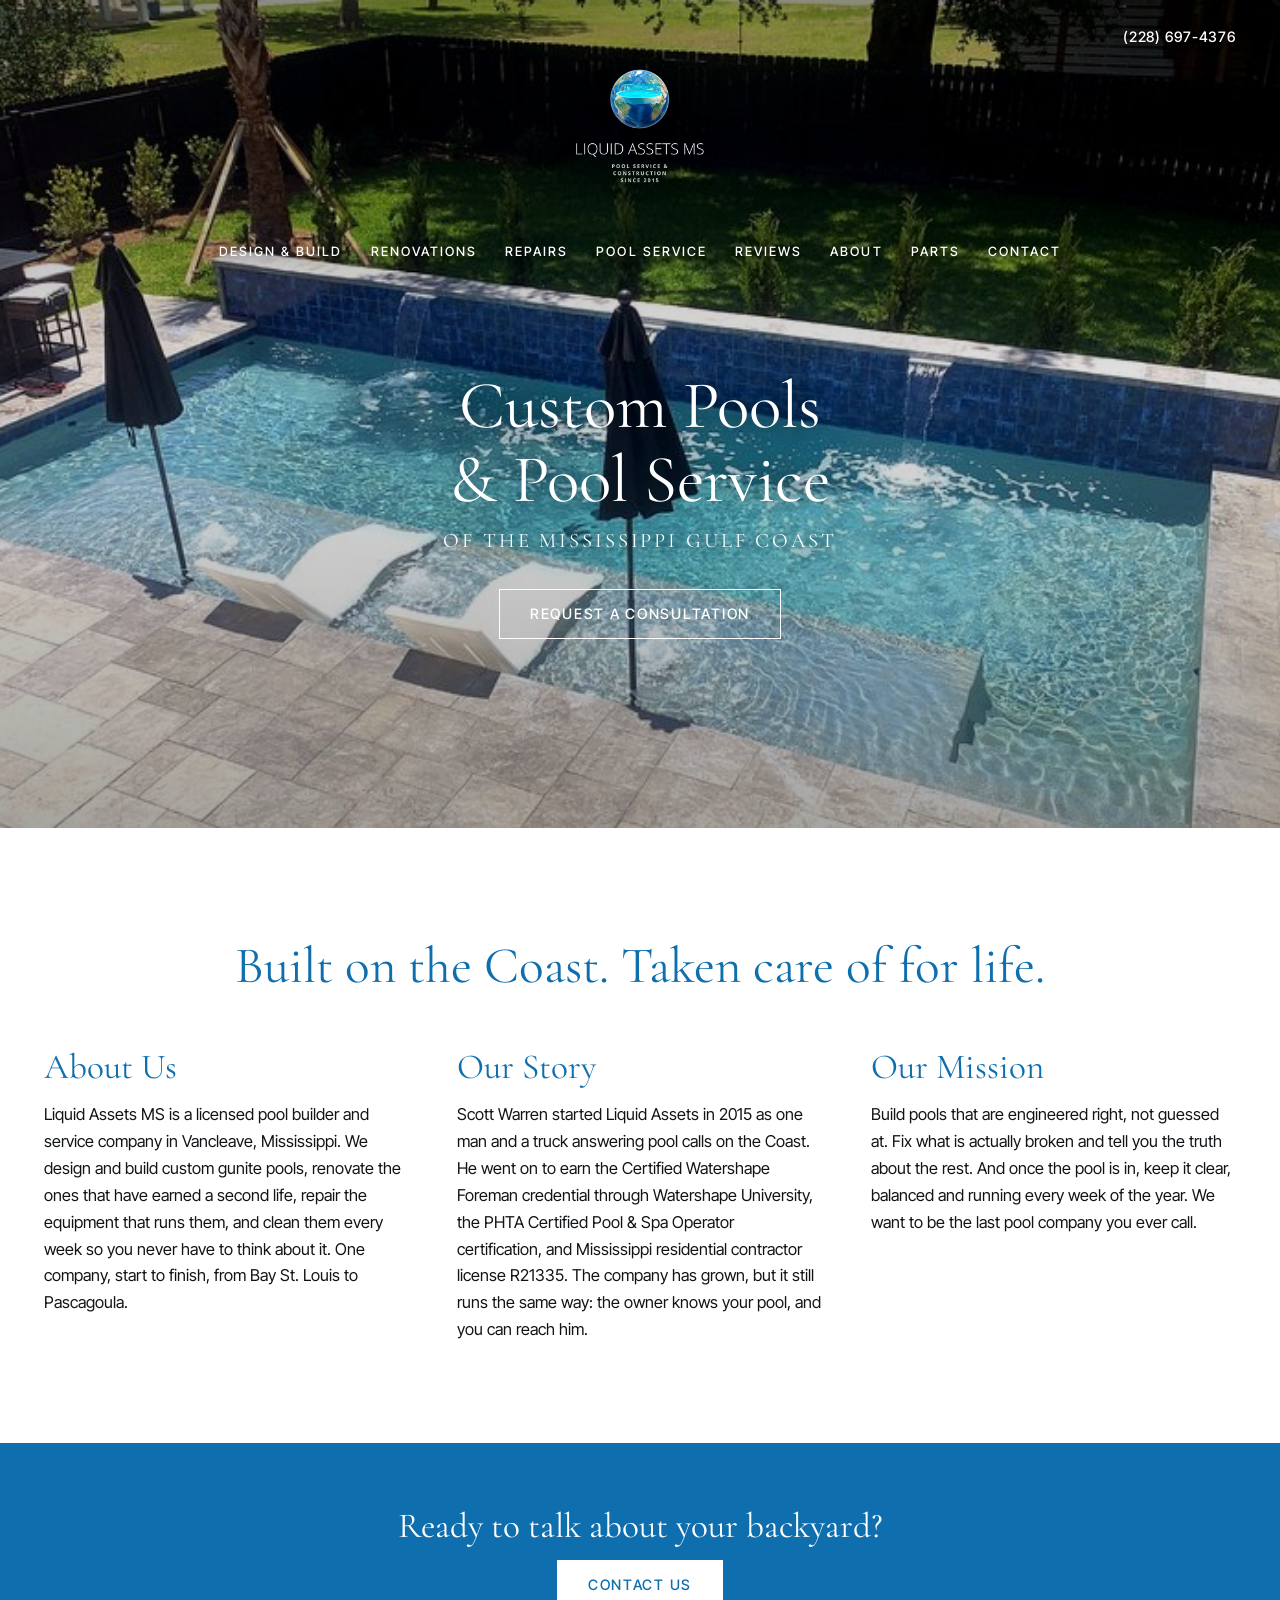
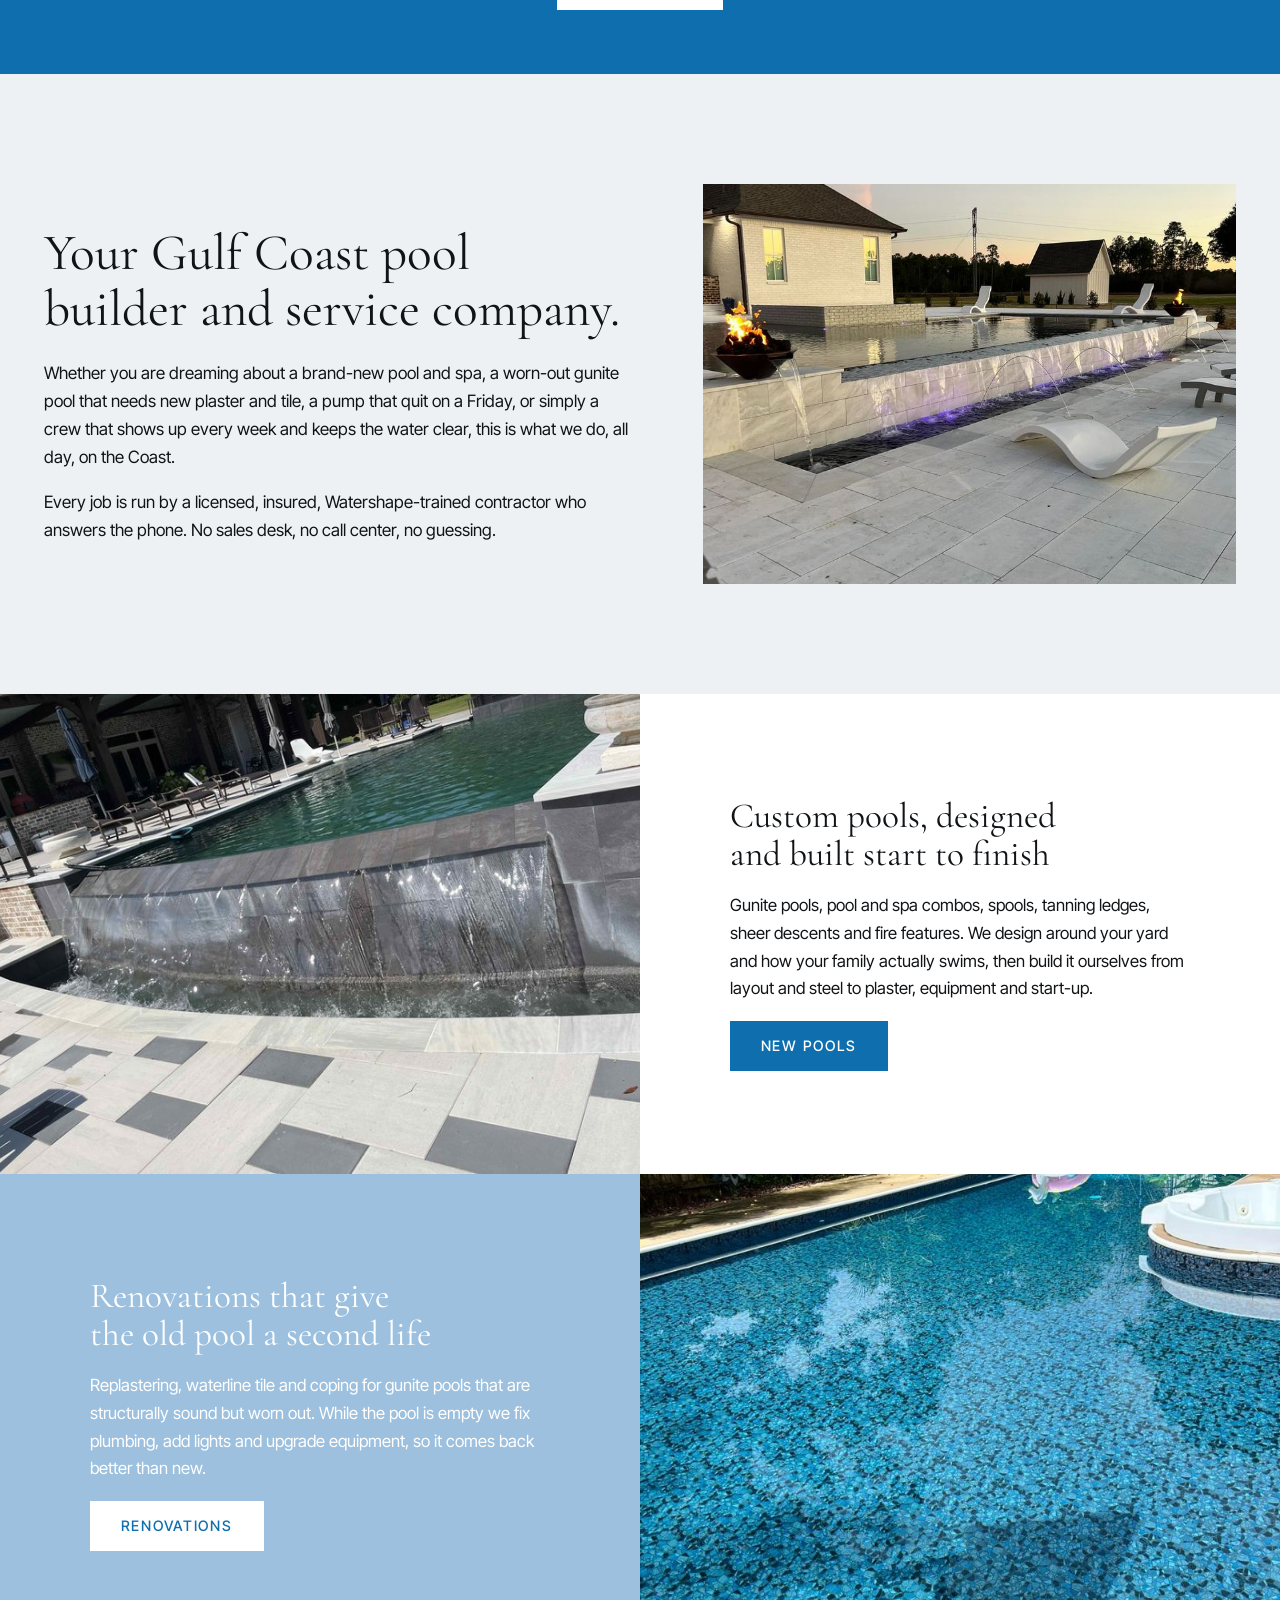
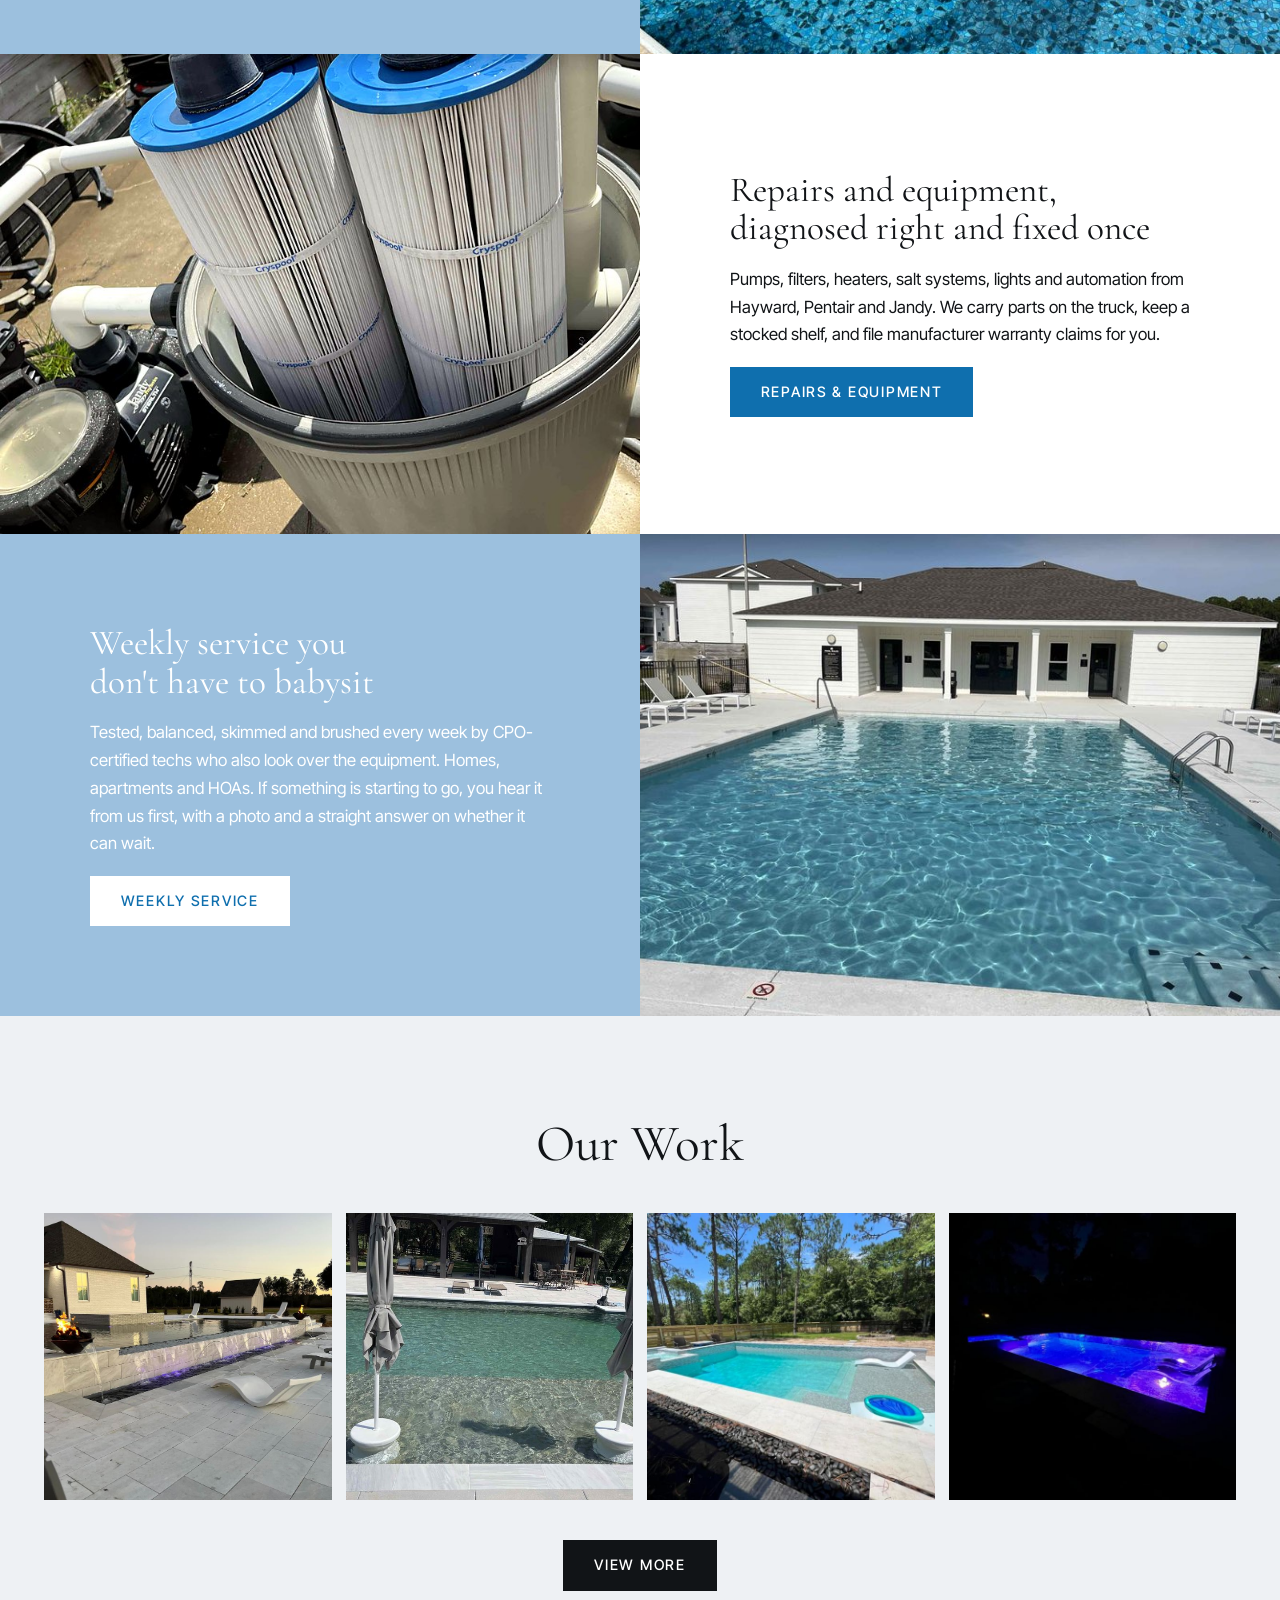
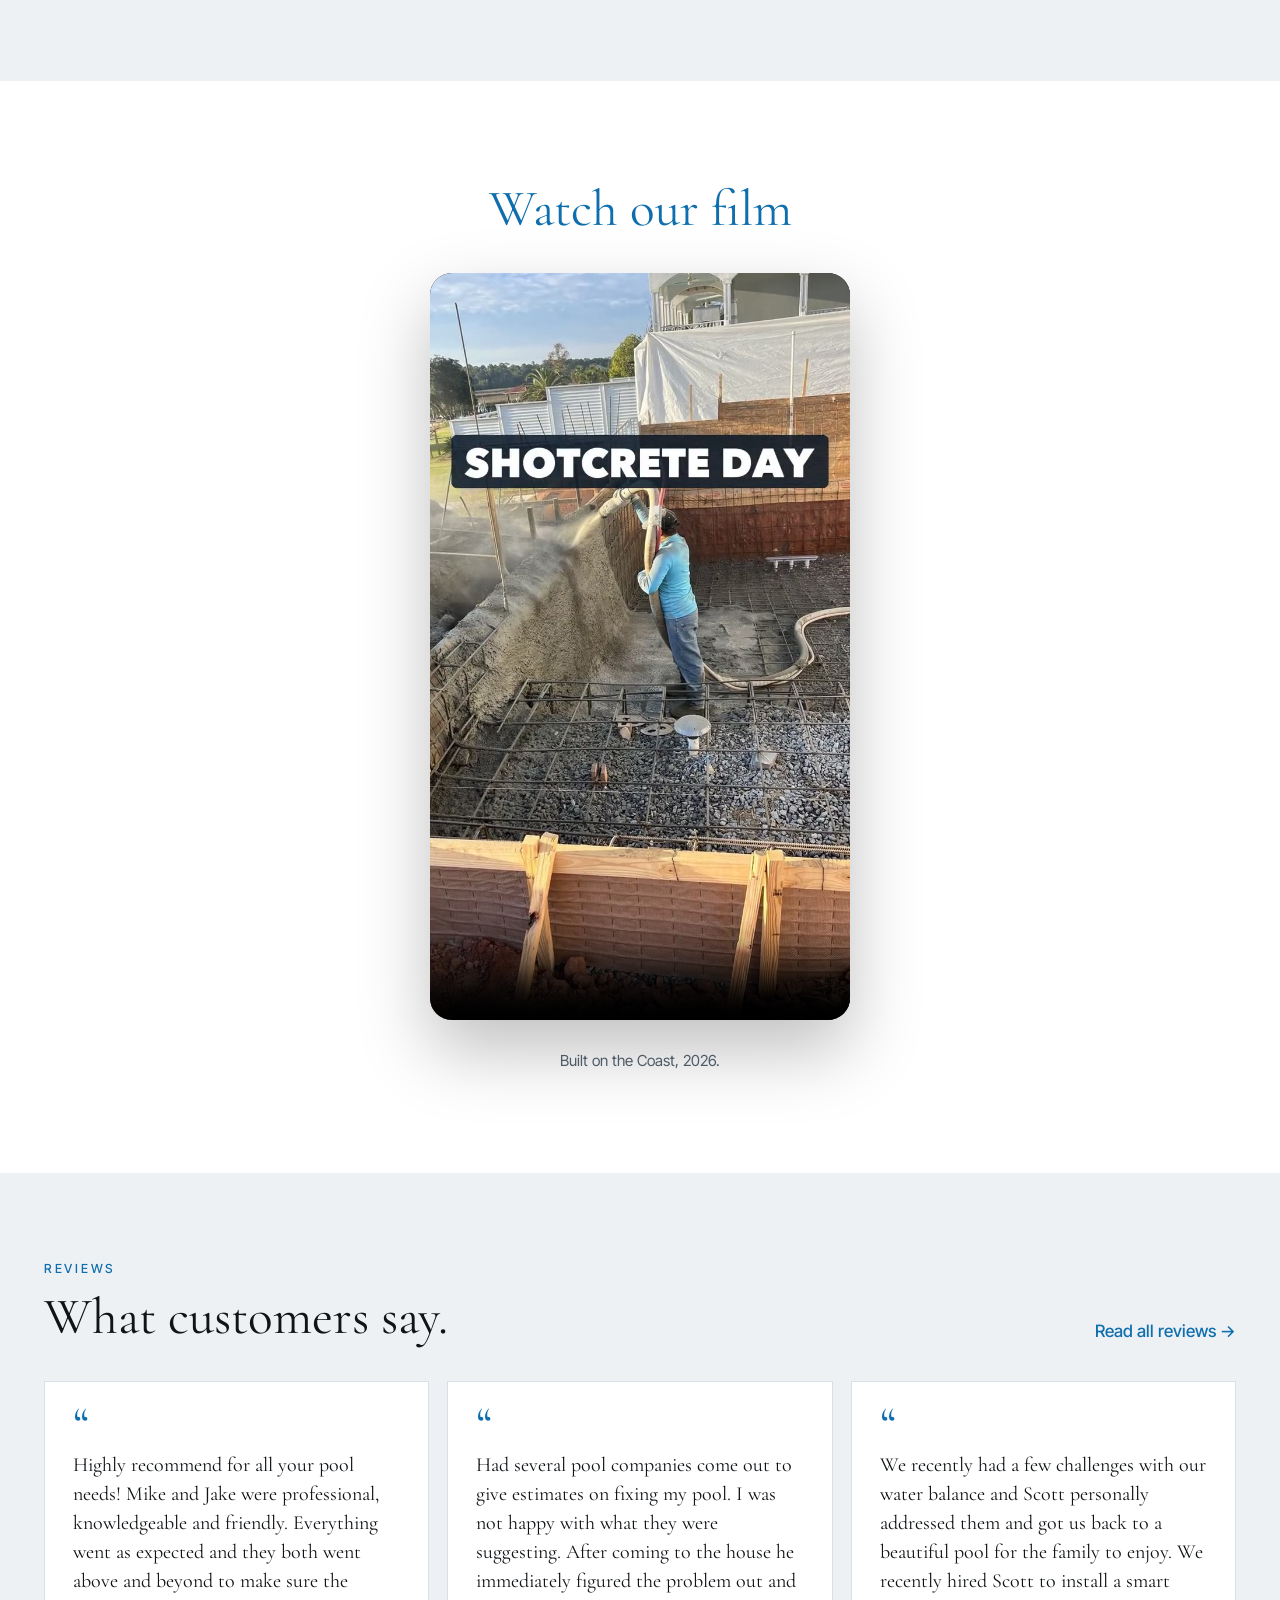
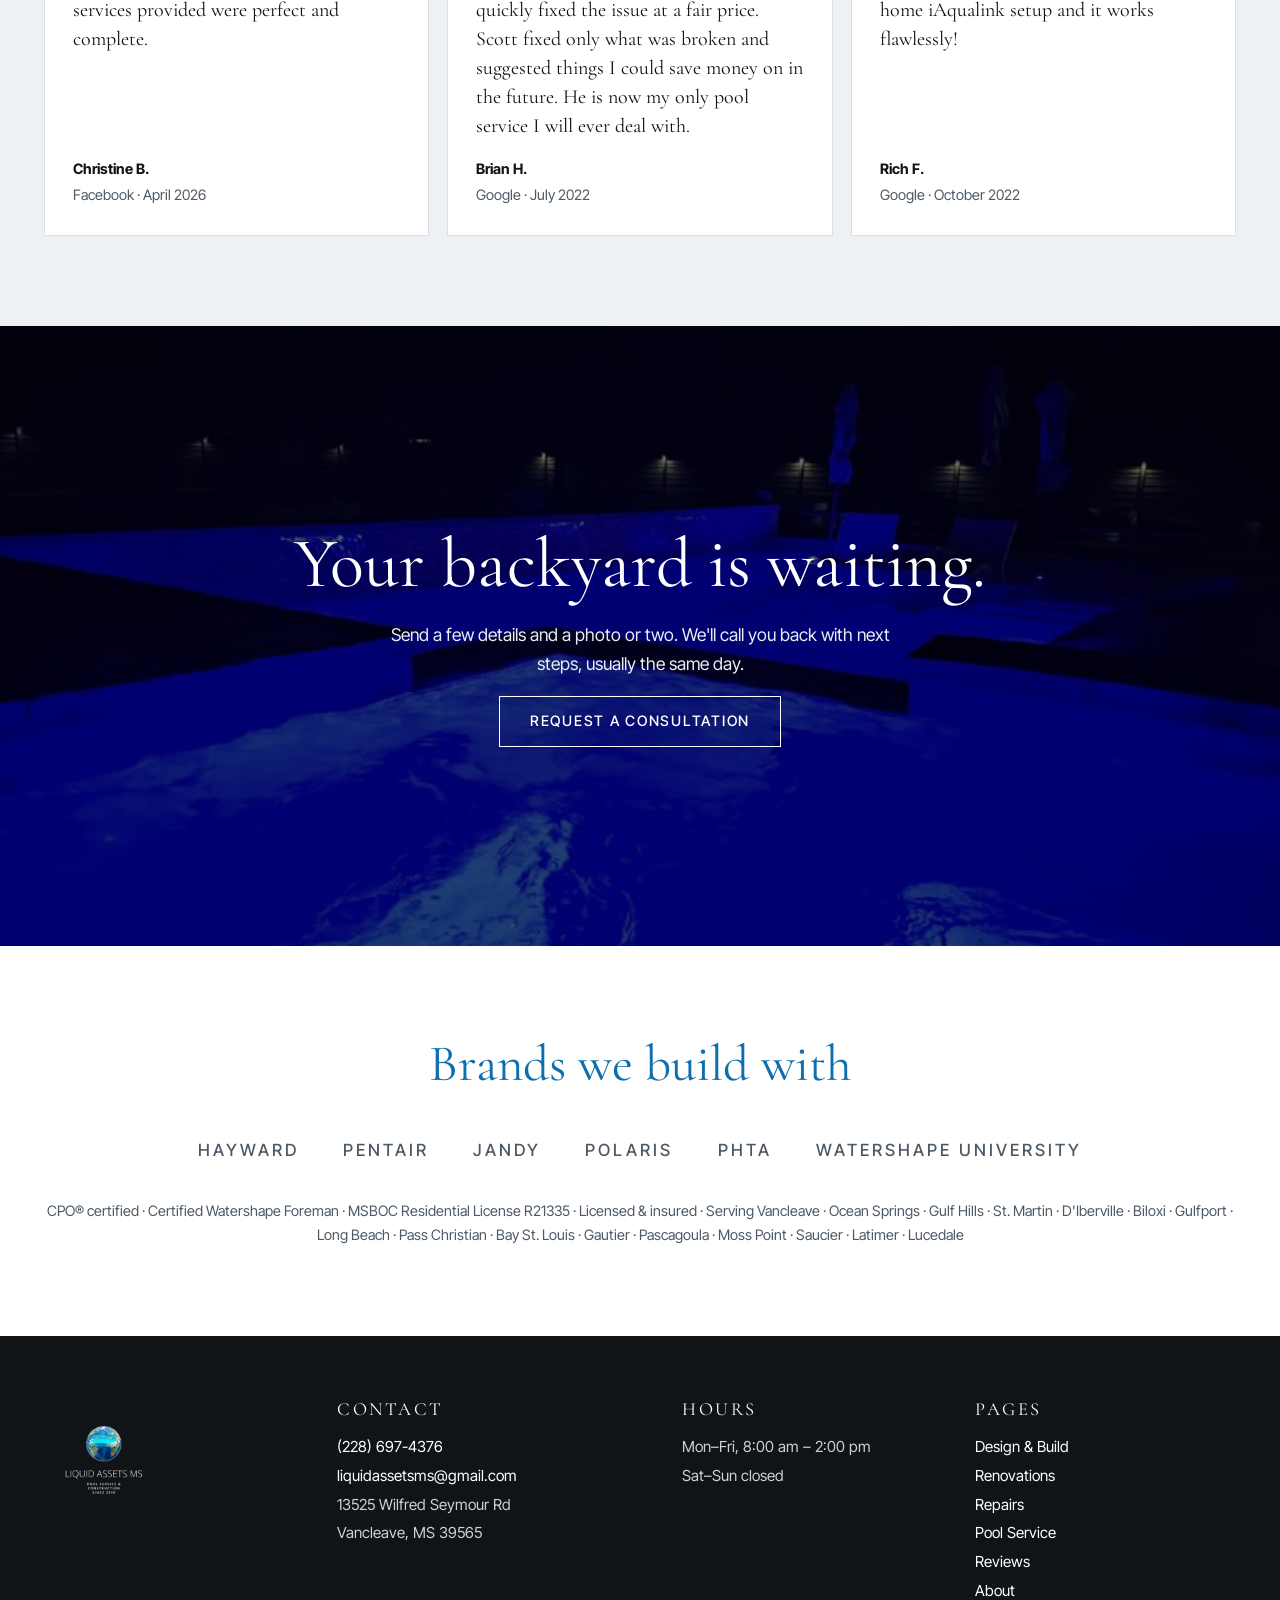
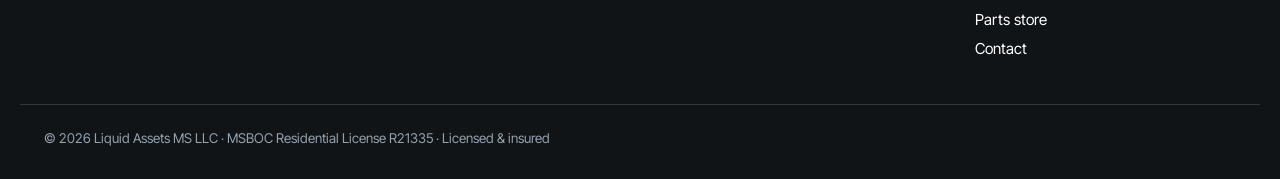
<file: index.html>
<!doctype html>
<html lang="en"><head><meta charset="utf-8"><meta name="viewport" content="width=device-width, initial-scale=1, viewport-fit=cover">
<title>Liquid Assets MS | Custom Pools & Pool Service on the Mississippi Gulf Coast</title>
<meta name="description" content="Custom gunite pools, renovations, equipment repair and weekly pool service from Vancleave to Gulfport. Licensed, insured and Watershape-trained. Call (228) 697-4376.">
<link rel="canonical" href="https://liquidassetsms.com/">
<meta property="og:title" content="Liquid Assets MS | Custom Pools & Pool Service on the Mississippi Gulf Coast"><meta property="og:description" content="Custom gunite pools, renovations, equipment repair and weekly pool service from Vancleave to Gulfport. Licensed, insured and Watershape-trained. Call (228) 697-4376.">
<meta property="og:type" content="website"><meta property="og:url" content="https://liquidassetsms.com/">
<meta property="og:image" content="https://liquidassetsms.com/img/spruill-spa-infinity-1600.jpg">
<link rel="icon" href="/img/favicon.png"><link rel="apple-touch-icon" href="/img/apple-touch-icon.png">
<link rel="preconnect" href="https://fonts.googleapis.com"><link rel="preconnect" href="https://fonts.gstatic.com" crossorigin>
<link rel="stylesheet" href="https://fonts.googleapis.com/css2?family=Cormorant+Garamond:wght@400;500&family=Inter+Tight:wght@400;500;600&display=swap">
<link rel="stylesheet" href="/style.css"><script type="application/ld+json">{"@context": "https://schema.org", "@type": "HomeAndConstructionBusiness", "name": "Liquid Assets MS LLC", "url": "https://liquidassetsms.com/", "telephone": "(228) 697-4376", "email": "liquidassetsms@gmail.com", "image": "https://liquidassetsms.com/img/spruill-spa-infinity-1600.jpg", "logo": "https://liquidassetsms.com/img/logo-dark.png", "foundingDate": "2015", "address": {"@type": "PostalAddress", "streetAddress": "13525 Wilfred Seymour Rd", "addressLocality": "Vancleave", "addressRegion": "MS", "postalCode": "39565", "addressCountry": "US"}, "areaServed": [{"@type": "City", "name": "Vancleave, MS"}, {"@type": "City", "name": "Ocean Springs, MS"}, {"@type": "City", "name": "Gulf Hills, MS"}, {"@type": "City", "name": "St. Martin, MS"}, {"@type": "City", "name": "D'Iberville, MS"}, {"@type": "City", "name": "Biloxi, MS"}, {"@type": "City", "name": "Gulfport, MS"}, {"@type": "City", "name": "Long Beach, MS"}, {"@type": "City", "name": "Pass Christian, MS"}, {"@type": "City", "name": "Bay St. Louis, MS"}, {"@type": "City", "name": "Gautier, MS"}, {"@type": "City", "name": "Pascagoula, MS"}, {"@type": "City", "name": "Moss Point, MS"}, {"@type": "City", "name": "Saucier, MS"}, {"@type": "City", "name": "Latimer, MS"}, {"@type": "City", "name": "Lucedale, MS"}], "openingHoursSpecification": [{"@type": "OpeningHoursSpecification", "dayOfWeek": ["Monday", "Tuesday", "Wednesday", "Thursday", "Friday"], "opens": "08:00", "closes": "14:00"}], "sameAs": ["https://www.facebook.com/546975282331379"]}</script>
</head><body>
<a class="skip" href="#main">Skip to content</a>
<header class="top">
  <div class="wrap">
    <a class="brand" href="/"><img src="/img/logo-white.png" alt="Liquid Assets MS" width="200" height="200"><span>Liquid Assets MS</span></a>
    <nav class="nav" aria-label="Main"><a href="/new-construction/">Design & Build</a><a href="/pool-renovations/">Renovations</a><a href="/equipment-repairs-upgrades/">Repairs</a><a href="/pool-service/">Pool Service</a><a href="/reviews/">Reviews</a><a href="/about/">About</a><a href="https://parts.liquidassetsms.com/">Parts</a><a href="/contact/">Contact</a></nav>
    <div class="top-actions">
      <a class="tel" href="tel:+12286974376">(228) 697-4376</a>
      <button class="menu" type="button" aria-expanded="false" aria-controls="mnav">Menu</button>
    </div>
  </div>
  <nav id="mnav" class="mnav" hidden aria-label="Mobile"><a href="/new-construction/">Design & Build</a><a href="/pool-renovations/">Renovations</a><a href="/equipment-repairs-upgrades/">Repairs</a><a href="/pool-service/">Pool Service</a><a href="/reviews/">Reviews</a><a href="/about/">About</a><a href="https://parts.liquidassetsms.com/">Parts</a><a href="/contact/">Contact</a></nav>
</header>
<main id="main">
<section class="hero">
  <img class="hero-img" src="/img/hero-passchristian-1600.jpg" srcset="/img/hero-passchristian-800.jpg 800w, /img/hero-passchristian-1600.jpg 1600w" sizes="(max-width: 760px) 100vw, 50vw" alt="Pool with a raised blue-tile wall, sheer-descent waterfalls and ledge loungers at a custom pool in Pass Christian" loading="eager" fetchpriority="high">
  <div class="hero-shade"></div>
  <div class="hero-copy">
    <h1>Custom Pools &amp; Pool Service</h1>
    <h4>of the Mississippi Gulf Coast</h4>
    <div class="actions"><a class="btn btn-light" href="/request-a-consultation/">Request a consultation</a></div>
  </div>
</section>

<section class="story">
  <div class="wrap">
    <h2>Built on the Coast. Taken care of for life.</h2>
    <div class="story-grid">
      <div>
        <h3>About Us</h3>
        <p>Liquid Assets MS is a licensed pool builder and service company in Vancleave, Mississippi. We design and build custom gunite pools, renovate the ones that have earned a second life, repair the equipment that runs them, and clean them every week so you never have to think about it. One company, start to finish, from Bay St. Louis to Pascagoula.</p>
      </div>
      <div>
        <h3>Our Story</h3>
        <p>Scott Warren started Liquid Assets in 2015 as one man and a truck answering pool calls on the Coast. He went on to earn the Certified Watershape Foreman credential through Watershape University, the PHTA Certified Pool &amp; Spa Operator certification, and Mississippi residential contractor license R21335. The company has grown, but it still runs the same way: the owner knows your pool, and you can reach him.</p>
      </div>
      <div>
        <h3>Our Mission</h3>
        <p>Build pools that are engineered right, not guessed at. Fix what is actually broken and tell you the truth about the rest. And once the pool is in, keep it clear, balanced and running every week of the year. We want to be the last pool company you ever call.</p>
      </div>
    </div>
  </div>
</section>

<section class="band">
  <div class="wrap">
    <h3>Ready to talk about your backyard?</h3>
    <a class="btn" href="/contact/">Contact Us</a>
  </div>
</section>

<section class="intro">
  <div class="wrap">
    <div>
      <h2>Your Gulf Coast pool builder and service company.</h2>
      <p>Whether you are dreaming about a brand-new pool and spa, a worn-out gunite pool that needs new plaster and tile, a pump that quit on a Friday, or simply a crew that shows up every week and keeps the water clear, this is what we do, all day, on the Coast.</p>
      <p>Every job is run by a licensed, insured, Watershape-trained contractor who answers the phone. No sales desk, no call center, no guessing.</p>
    </div>
    <img class="" src="/img/sunset-fire-bowl-1600.jpg" srcset="/img/sunset-fire-bowl-800.jpg 800w, /img/sunset-fire-bowl-1600.jpg 1600w" sizes="(max-width: 760px) 100vw, 50vw" alt="New pool at dusk with a fire bowl and sheer descent" loading="lazy" decoding="async">
  </div>
</section>

<section class="row white">
  <div class="wrap">
    <img class="" src="/img/spruill-spa-spillover-1600.jpg" srcset="/img/spruill-spa-spillover-800.jpg 800w, /img/spruill-spa-spillover-1600.jpg 1600w" sizes="(max-width: 760px) 100vw, 50vw" alt="Spa spillover sheeting into a custom pool with slate tile and a paver deck in Pass Christian" loading="lazy" decoding="async">
    <div class="copy">
      <h3>Custom pools, designed and built start to finish</h3>
      <p>Gunite pools, pool and spa combos, spools, tanning ledges, sheer descents and fire features. We design around your yard and how your family actually swims, then build it ourselves from layout and steel to plaster, equipment and start-up.</p>
      <a class="btn" href="/new-construction/">New Pools</a>
    </div>
  </div>
</section>

<section class="row pale flip">
  <div class="wrap">
    <img class="" src="/img/pebble-tile-pool-1600.jpg" srcset="/img/pebble-tile-pool-800.jpg 800w, /img/pebble-tile-pool-1600.jpg 1600w" sizes="(max-width: 760px) 100vw, 50vw" alt="Renovated pool with pebble finish and new waterline tile" loading="lazy" decoding="async">
    <div class="copy">
      <h3>Renovations that give the old pool a second life</h3>
      <p>Replastering, waterline tile and coping for gunite pools that are structurally sound but worn out. While the pool is empty we fix plumbing, add lights and upgrade equipment, so it comes back better than new.</p>
      <a class="btn" href="/pool-renovations/">Renovations</a>
    </div>
  </div>
</section>

<section class="row white">
  <div class="wrap">
    <img class="" src="/img/filter-cartridges-1600.jpg" srcset="/img/filter-cartridges-800.jpg 800w, /img/filter-cartridges-1600.jpg 1600w" sizes="(max-width: 760px) 100vw, 50vw" alt="New cartridges going into a pool filter next to the pump" loading="lazy" decoding="async">
    <div class="copy">
      <h3>Repairs and equipment, diagnosed right and fixed once</h3>
      <p>Pumps, filters, heaters, salt systems, lights and automation from Hayward, Pentair and Jandy. We carry parts on the truck, keep a stocked shelf, and file manufacturer warranty claims for you.</p>
      <a class="btn" href="/equipment-repairs-upgrades/">Repairs &amp; Equipment</a>
    </div>
  </div>
</section>

<section class="row pale flip">
  <div class="wrap">
    <img class="" src="/img/canvas-apartments-pool-house-1600.jpg" srcset="/img/canvas-apartments-pool-house-800.jpg 800w, /img/canvas-apartments-pool-house-1600.jpg 1600w" sizes="(max-width: 760px) 100vw, 50vw" alt="Sparkling commercial pool in Ocean Springs with the pool house behind it after a clean" loading="lazy" decoding="async">
    <div class="copy">
      <h3>Weekly service you don't have to babysit</h3>
      <p>Tested, balanced, skimmed and brushed every week by CPO-certified techs who also look over the equipment. Homes, apartments and HOAs. If something is starting to go, you hear it from us first, with a photo and a straight answer on whether it can wait.</p>
      <a class="btn" href="/pool-service/">Weekly Service</a>
    </div>
  </div>
</section>

<section class="work">
  <div class="wrap">
    <h2>Our Work</h2>
    <div class="work-grid">
      <img class="" src="/img/sunset-fire-bowl-1600.jpg" srcset="/img/sunset-fire-bowl-800.jpg 800w, /img/sunset-fire-bowl-1600.jpg 1600w" sizes="(max-width: 760px) 100vw, 50vw" alt="Pool at dusk with fire bowl" loading="lazy" decoding="async">
      <img class="" src="/img/spruill-ledge-umbrellas-1600.jpg" srcset="/img/spruill-ledge-umbrellas-800.jpg 800w, /img/spruill-ledge-umbrellas-1600.jpg 1600w" sizes="(max-width: 760px) 100vw, 50vw" alt="Tanning ledge with in-water umbrellas at a custom pool in Pass Christian" loading="lazy" decoding="async">
      <img class="" src="/img/backyard-lounger-1600.jpg" srcset="/img/backyard-lounger-800.jpg 800w, /img/backyard-lounger-1600.jpg 1600w" sizes="(max-width: 760px) 100vw, 50vw" alt="Backyard pool with lounger on the tanning ledge" loading="lazy" decoding="async">
      <img class="" src="/img/night-led-1600.jpg" srcset="/img/night-led-800.jpg 800w, /img/night-led-1600.jpg 1600w" sizes="(max-width: 760px) 100vw, 50vw" alt="Pool lit purple at night" loading="lazy" decoding="async">
    </div>
    <a class="btn dark" href="/new-construction/">View More</a>
  </div>
</section>

<section class="film">
  <div class="wrap">
    <h2>Watch our film</h2>
    <video controls playsinline preload="none" poster="/media/film-poster.jpg">
      <source src="/media/film.mp4" type="video/mp4">
    </video>
    <p>Built on the Coast, 2026.</p>
  </div>
</section>

<section class="wrap section">
  <div class="section-head row">
    <div><p class="eyebrow">Reviews</p><h2>What customers say.</h2></div>
    <a class="link" href="/reviews/">Read all reviews</a>
  </div>
  <div class="reviews three"><figure class="review"><blockquote>Highly recommend for all your pool needs! Mike and Jake were professional, knowledgeable and friendly. Everything went as expected and they both went above and beyond to make sure the services provided were perfect and complete.</blockquote><figcaption><strong>Christine B.</strong><span>Facebook · April 2026</span></figcaption></figure><figure class="review"><blockquote>Had several pool companies come out to give estimates on fixing my pool. I was not happy with what they were suggesting. After coming to the house he immediately figured the problem out and quickly fixed the issue at a fair price. Scott fixed only what was broken and suggested things I could save money on in the future. He is now my only pool service I will ever deal with.</blockquote><figcaption><strong>Brian H.</strong><span>Google · July 2022</span></figcaption></figure><figure class="review"><blockquote>We recently had a few challenges with our water balance and Scott personally addressed them and got us back to a beautiful pool for the family to enjoy. We recently hired Scott to install a smart home iAqualink setup and it works flawlessly!</blockquote><figcaption><strong>Rich F.</strong><span>Google · October 2022</span></figcaption></figure></div>
</section>

<section class="cta">
  <img class="" src="/img/night-commercial-1600.jpg" srcset="/img/night-commercial-800.jpg 800w, /img/night-commercial-1600.jpg 1600w" sizes="(max-width: 760px) 100vw, 50vw" alt="" loading="lazy" decoding="async">
  <div class="wrap">
    <h2>Your backyard is waiting.</h2>
    <p>Send a few details and a photo or two. We'll call you back with next steps, usually the same day.</p>
    <a class="btn btn-light" href="/request-a-consultation/">Request a consultation</a>
  </div>
</section>

<section class="partners">
  <div class="wrap">
    <h2>Brands we build with</h2>
    <div class="logos"><span>Hayward</span><span>Pentair</span><span>Jandy</span><span>Polaris</span><span>PHTA</span><span>Watershape University</span></div>
    <p class="fine">CPO® certified · Certified Watershape Foreman · MSBOC Residential License R21335 · Licensed &amp; insured · Serving Vancleave · Ocean Springs · Gulf Hills · St. Martin · D'Iberville · Biloxi · Gulfport · Long Beach · Pass Christian · Bay St. Louis · Gautier · Pascagoula · Moss Point · Saucier · Latimer · Lucedale</p>
  </div>
</section>
</main>
<footer class="foot">
  <div class="wrap foot-grid">
    <div><img src="/img/logo-white.png" alt="Liquid Assets MS, pool service and construction since 2015" width="120" height="120"></div>
    <div><h2>Contact</h2><p><a href="tel:+12286974376">(228) 697-4376</a><br><a href="mailto:liquidassetsms@gmail.com">liquidassetsms@gmail.com</a><br>13525 Wilfred Seymour Rd<br>Vancleave, MS 39565</p></div>
    <div><h2>Hours</h2><p>Mon–Fri, 8:00 am – 2:00 pm<br>Sat–Sun closed</p></div>
    <div><h2>Pages</h2><p><a href="/new-construction/">Design & Build</a><br><a href="/pool-renovations/">Renovations</a><br><a href="/equipment-repairs-upgrades/">Repairs</a><br><a href="/pool-service/">Pool Service</a><br><a href="/reviews/">Reviews</a><br><a href="/about/">About</a><br><a href="https://parts.liquidassetsms.com/">Parts store</a><br><a href="/contact/">Contact</a></p></div>
  </div>
  <div class="wrap fine">© <span id="yr">2026</span> Liquid Assets MS LLC · MSBOC Residential License R21335 · Licensed &amp; insured</div>
</footer>
<script>
document.getElementById('yr').textContent=new Date().getFullYear();
var m=document.querySelector('.menu'),mn=document.getElementById('mnav');
m.addEventListener('click',function(){var o=mn.hidden;mn.hidden=!o;m.setAttribute('aria-expanded',o);m.textContent=o?'Close':'Menu';});
document.querySelectorAll('form[data-preview="1"]').forEach(function(f){f.addEventListener('submit',function(e){e.preventDefault();f.querySelector('.form-note').textContent='Preview only: on the live site this sends to liquidassetsms@gmail.com.';});});
</script>
</body></html>
</file>
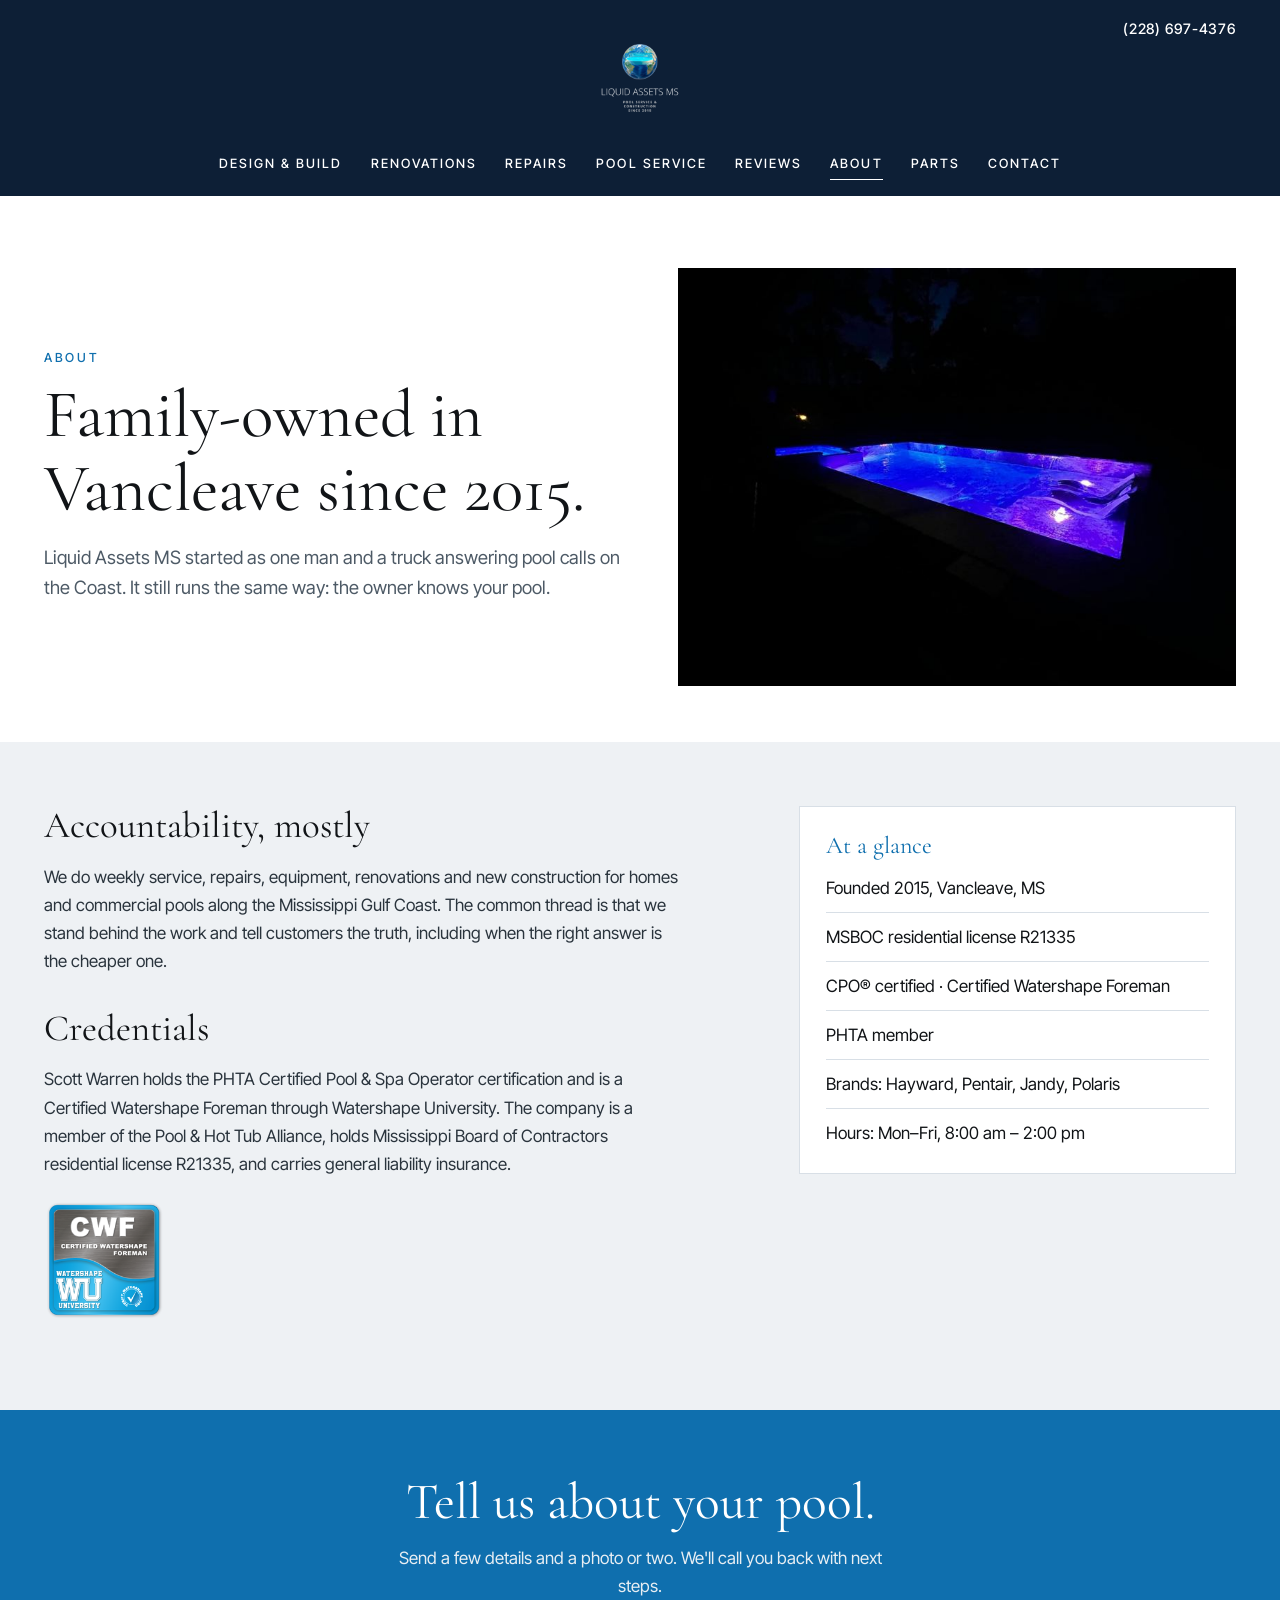
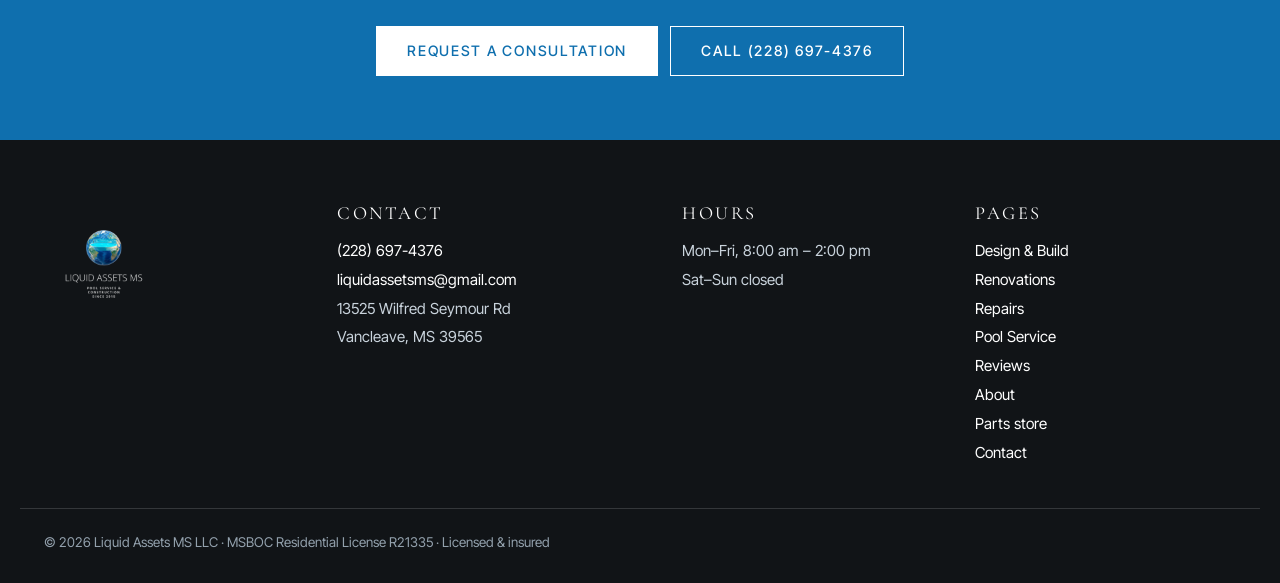
<file: about/index.html>
<!doctype html>
<html lang="en"><head><meta charset="utf-8"><meta name="viewport" content="width=device-width, initial-scale=1, viewport-fit=cover">
<title>About Liquid Assets MS</title>
<meta name="description" content="Liquid Assets MS LLC is a family-owned pool service, repair and construction company in Vancleave, Mississippi, serving the Gulf Coast since 2015.">
<link rel="canonical" href="https://liquidassetsms.com/about/">
<meta property="og:title" content="About Liquid Assets MS"><meta property="og:description" content="Liquid Assets MS LLC is a family-owned pool service, repair and construction company in Vancleave, Mississippi, serving the Gulf Coast since 2015.">
<meta property="og:type" content="website"><meta property="og:url" content="https://liquidassetsms.com/about/">
<meta property="og:image" content="https://liquidassetsms.com/img/spruill-spa-infinity-1600.jpg">
<link rel="icon" href="/img/favicon.png"><link rel="apple-touch-icon" href="/img/apple-touch-icon.png">
<link rel="preconnect" href="https://fonts.googleapis.com"><link rel="preconnect" href="https://fonts.gstatic.com" crossorigin>
<link rel="stylesheet" href="https://fonts.googleapis.com/css2?family=Cormorant+Garamond:wght@400;500&family=Inter+Tight:wght@400;500;600&display=swap">
<link rel="stylesheet" href="/style.css">
</head><body>
<a class="skip" href="#main">Skip to content</a>
<header class="top solid">
  <div class="wrap">
    <a class="brand" href="/"><img src="/img/logo-white.png" alt="Liquid Assets MS" width="200" height="200"><span>Liquid Assets MS</span></a>
    <nav class="nav" aria-label="Main"><a href="/new-construction/">Design & Build</a><a href="/pool-renovations/">Renovations</a><a href="/equipment-repairs-upgrades/">Repairs</a><a href="/pool-service/">Pool Service</a><a href="/reviews/">Reviews</a><a href="/about/" aria-current="page">About</a><a href="https://parts.liquidassetsms.com/">Parts</a><a href="/contact/">Contact</a></nav>
    <div class="top-actions">
      <a class="tel" href="tel:+12286974376">(228) 697-4376</a>
      <button class="menu" type="button" aria-expanded="false" aria-controls="mnav">Menu</button>
    </div>
  </div>
  <nav id="mnav" class="mnav" hidden aria-label="Mobile"><a href="/new-construction/">Design & Build</a><a href="/pool-renovations/">Renovations</a><a href="/equipment-repairs-upgrades/">Repairs</a><a href="/pool-service/">Pool Service</a><a href="/reviews/">Reviews</a><a href="/about/" aria-current="page">About</a><a href="https://parts.liquidassetsms.com/">Parts</a><a href="/contact/">Contact</a></nav>
</header>
<main id="main">
<section class="page-head">
  <div class="wrap page-head-grid">
    <div>
      <p class="eyebrow">About</p>
      <h1>Family-owned in Vancleave since 2015.</h1>
      <p class="lede">Liquid Assets MS started as one man and a truck answering pool calls on the Coast. It still runs the same way: the owner knows your pool.</p>
    </div>
    <div class="page-photo"><img class="" src="/img/night-led-1600.jpg" srcset="/img/night-led-800.jpg 800w, /img/night-led-1600.jpg 1600w" sizes="(max-width: 760px) 100vw, 50vw" alt="Pool glowing purple under LED lights at night" loading="eager" fetchpriority="high"></div>
  </div>
</section>
<section class="wrap prose-grid">
  <div class="prose">
    <h2>Accountability, mostly</h2>
    <p>We do weekly service, repairs, equipment, renovations and new construction for homes and commercial pools along the Mississippi Gulf Coast. The common thread is that we stand behind the work and tell customers the truth, including when the right answer is the cheaper one.</p>
    <h2>Credentials</h2>
    <p>Scott Warren holds the PHTA Certified Pool & Spa Operator certification and is a Certified Watershape Foreman through Watershape University. The company is a member of the Pool & Hot Tub Alliance, holds Mississippi Board of Contractors residential license R21335, and carries general liability insurance.</p>
    <img class="badge" src="/img/cwf-badge.png" alt="Certified Watershape Foreman badge" width="120" height="120">
  </div>
  <aside class="spec">
    <h2>At a glance</h2>
    <ul>
      <li>Founded 2015, Vancleave, MS</li>
      <li>MSBOC residential license R21335</li>
      <li>CPO® certified · Certified Watershape Foreman</li>
      <li>PHTA member</li>
      <li>Brands: Hayward, Pentair, Jandy, Polaris</li>
      <li>Hours: Mon–Fri, 8:00 am – 2:00 pm</li>
    </ul>
  </aside>
</section>

<section class="band">
  <div class="wrap band-inner">
    <div><h2>Tell us about your pool.</h2><p>Send a few details and a photo or two. We'll call you back with next steps.</p></div>
    <div class="band-actions">
      <a class="btn btn-light" href="/request-a-consultation/">Request a consultation</a>
      <a class="btn btn-ghost-light" href="tel:+12286974376">Call (228) 697-4376</a>
    </div>
  </div>
</section>
</main>
<footer class="foot">
  <div class="wrap foot-grid">
    <div><img src="/img/logo-white.png" alt="Liquid Assets MS, pool service and construction since 2015" width="120" height="120"></div>
    <div><h2>Contact</h2><p><a href="tel:+12286974376">(228) 697-4376</a><br><a href="mailto:liquidassetsms@gmail.com">liquidassetsms@gmail.com</a><br>13525 Wilfred Seymour Rd<br>Vancleave, MS 39565</p></div>
    <div><h2>Hours</h2><p>Mon–Fri, 8:00 am – 2:00 pm<br>Sat–Sun closed</p></div>
    <div><h2>Pages</h2><p><a href="/new-construction/">Design & Build</a><br><a href="/pool-renovations/">Renovations</a><br><a href="/equipment-repairs-upgrades/">Repairs</a><br><a href="/pool-service/">Pool Service</a><br><a href="/reviews/">Reviews</a><br><a href="/about/">About</a><br><a href="https://parts.liquidassetsms.com/">Parts store</a><br><a href="/contact/">Contact</a></p></div>
  </div>
  <div class="wrap fine">© <span id="yr">2026</span> Liquid Assets MS LLC · MSBOC Residential License R21335 · Licensed &amp; insured</div>
</footer>
<script>
document.getElementById('yr').textContent=new Date().getFullYear();
var m=document.querySelector('.menu'),mn=document.getElementById('mnav');
m.addEventListener('click',function(){var o=mn.hidden;mn.hidden=!o;m.setAttribute('aria-expanded',o);m.textContent=o?'Close':'Menu';});
document.querySelectorAll('form[data-preview="1"]').forEach(function(f){f.addEventListener('submit',function(e){e.preventDefault();f.querySelector('.form-note').textContent='Preview only: on the live site this sends to liquidassetsms@gmail.com.';});});
</script>
</body></html>
</file>
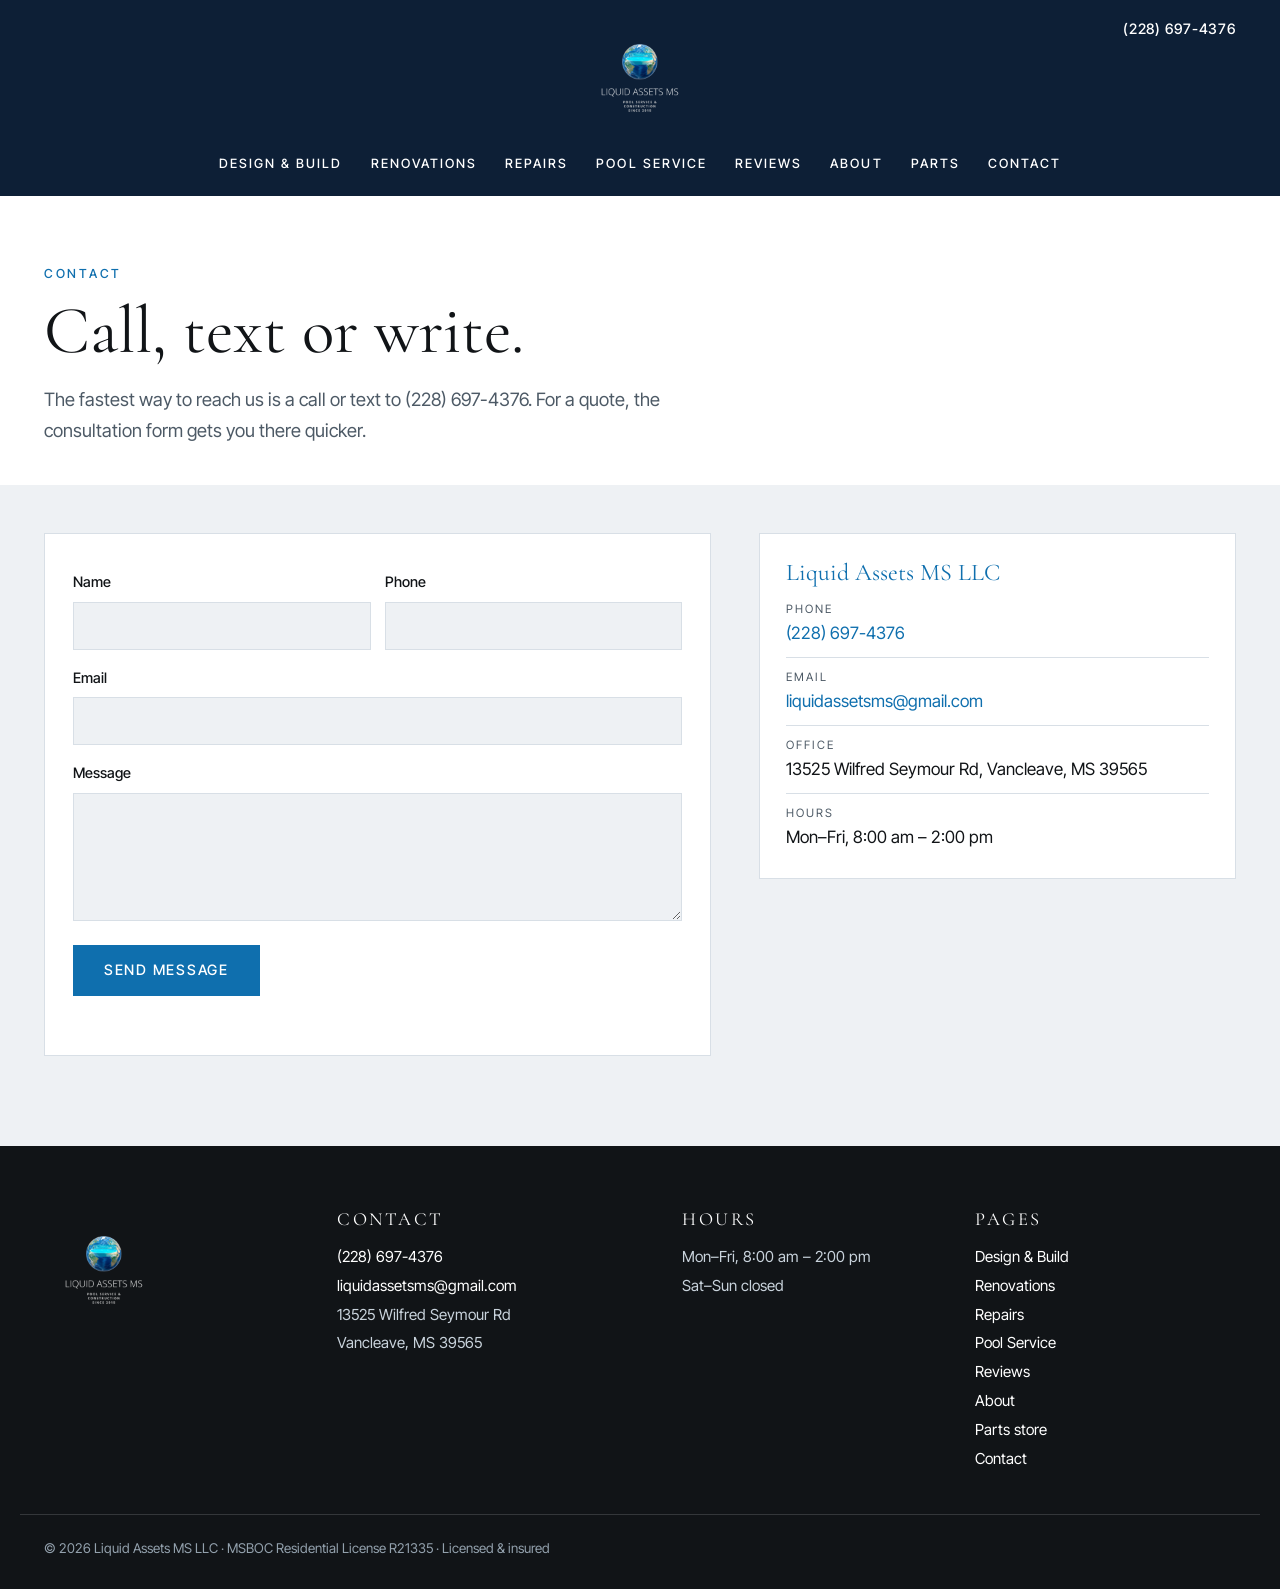
<file: contact/index.html>
<!doctype html>
<html lang="en"><head><meta charset="utf-8"><meta name="viewport" content="width=device-width, initial-scale=1, viewport-fit=cover">
<title>Contact Liquid Assets MS</title>
<meta name="description" content="Call (228) 697-4376 or send a message to Liquid Assets MS, pool service and construction in Vancleave, MS.">
<link rel="canonical" href="https://liquidassetsms.com/contact/">
<meta property="og:title" content="Contact Liquid Assets MS"><meta property="og:description" content="Call (228) 697-4376 or send a message to Liquid Assets MS, pool service and construction in Vancleave, MS.">
<meta property="og:type" content="website"><meta property="og:url" content="https://liquidassetsms.com/contact/">
<meta property="og:image" content="https://liquidassetsms.com/img/spruill-spa-infinity-1600.jpg">
<link rel="icon" href="/img/favicon.png"><link rel="apple-touch-icon" href="/img/apple-touch-icon.png">
<link rel="preconnect" href="https://fonts.googleapis.com"><link rel="preconnect" href="https://fonts.gstatic.com" crossorigin>
<link rel="stylesheet" href="https://fonts.googleapis.com/css2?family=Cormorant+Garamond:wght@400;500&family=Inter+Tight:wght@400;500;600&display=swap">
<link rel="stylesheet" href="/style.css">
</head><body>
<a class="skip" href="#main">Skip to content</a>
<header class="top solid">
  <div class="wrap">
    <a class="brand" href="/"><img src="/img/logo-white.png" alt="Liquid Assets MS" width="200" height="200"><span>Liquid Assets MS</span></a>
    <nav class="nav" aria-label="Main"><a href="/new-construction/">Design & Build</a><a href="/pool-renovations/">Renovations</a><a href="/equipment-repairs-upgrades/">Repairs</a><a href="/pool-service/">Pool Service</a><a href="/reviews/">Reviews</a><a href="/about/">About</a><a href="https://parts.liquidassetsms.com/">Parts</a><a href="/contact/">Contact</a></nav>
    <div class="top-actions">
      <a class="tel" href="tel:+12286974376">(228) 697-4376</a>
      <button class="menu" type="button" aria-expanded="false" aria-controls="mnav">Menu</button>
    </div>
  </div>
  <nav id="mnav" class="mnav" hidden aria-label="Mobile"><a href="/new-construction/">Design & Build</a><a href="/pool-renovations/">Renovations</a><a href="/equipment-repairs-upgrades/">Repairs</a><a href="/pool-service/">Pool Service</a><a href="/reviews/">Reviews</a><a href="/about/">About</a><a href="https://parts.liquidassetsms.com/">Parts</a><a href="/contact/">Contact</a></nav>
</header>
<main id="main">
<section class="page-head plain">
  <div class="wrap"><p class="eyebrow">Contact</p><h1>Call, text or write.</h1>
  <p class="lede">The fastest way to reach us is a call or text to (228) 697-4376. For a quote, the consultation form gets you there quicker.</p></div>
</section>
<section class="wrap contact-grid">
  <div>
<form class="form" action="https://formsubmit.co/liquidassetsms@gmail.com" method="POST" data-preview="0">
  <input type="hidden" name="_subject" value="Website message">
  <input type="hidden" name="_template" value="table">
  <input type="hidden" name="_next" value="https://liquidassetsms.com/thanks/">
  <input type="text" name="_honey" class="honey" tabindex="-1" autocomplete="off" aria-hidden="true">
  <div class="two">
    <div><label for="f-name">Name</label><input id="f-name" name="name" autocomplete="name" required></div>
    <div><label for="f-phone">Phone</label><input id="f-phone" name="phone" type="tel" autocomplete="tel" required></div>
  </div>
  <label for="f-email">Email</label>
  <input id="f-email" name="email" type="email" autocomplete="email" required>
  <label for="f-msg">Message</label>
  <textarea id="f-msg" name="message" rows="5" required placeholder=""></textarea>
  <button class="btn" type="submit">Send message</button>
  <p class="form-note" role="status"></p>
</form></div>
  <aside class="spec">
    <h2>Liquid Assets MS LLC</h2>
    <ul>
      <li><span class="k">Phone</span> <a href="tel:+12286974376">(228) 697-4376</a></li>
      <li><span class="k">Email</span> <a href="mailto:liquidassetsms@gmail.com">liquidassetsms@gmail.com</a></li>
      <li><span class="k">Office</span> 13525 Wilfred Seymour Rd, Vancleave, MS 39565</li>
      <li><span class="k">Hours</span> Mon–Fri, 8:00 am – 2:00 pm</li>
    </ul>
  </aside>
</section>
</main>
<footer class="foot">
  <div class="wrap foot-grid">
    <div><img src="/img/logo-white.png" alt="Liquid Assets MS, pool service and construction since 2015" width="120" height="120"></div>
    <div><h2>Contact</h2><p><a href="tel:+12286974376">(228) 697-4376</a><br><a href="mailto:liquidassetsms@gmail.com">liquidassetsms@gmail.com</a><br>13525 Wilfred Seymour Rd<br>Vancleave, MS 39565</p></div>
    <div><h2>Hours</h2><p>Mon–Fri, 8:00 am – 2:00 pm<br>Sat–Sun closed</p></div>
    <div><h2>Pages</h2><p><a href="/new-construction/">Design & Build</a><br><a href="/pool-renovations/">Renovations</a><br><a href="/equipment-repairs-upgrades/">Repairs</a><br><a href="/pool-service/">Pool Service</a><br><a href="/reviews/">Reviews</a><br><a href="/about/">About</a><br><a href="https://parts.liquidassetsms.com/">Parts store</a><br><a href="/contact/">Contact</a></p></div>
  </div>
  <div class="wrap fine">© <span id="yr">2026</span> Liquid Assets MS LLC · MSBOC Residential License R21335 · Licensed &amp; insured</div>
</footer>
<script>
document.getElementById('yr').textContent=new Date().getFullYear();
var m=document.querySelector('.menu'),mn=document.getElementById('mnav');
m.addEventListener('click',function(){var o=mn.hidden;mn.hidden=!o;m.setAttribute('aria-expanded',o);m.textContent=o?'Close':'Menu';});
document.querySelectorAll('form[data-preview="1"]').forEach(function(f){f.addEventListener('submit',function(e){e.preventDefault();f.querySelector('.form-note').textContent='Preview only: on the live site this sends to liquidassetsms@gmail.com.';});});
</script>
</body></html>
</file>
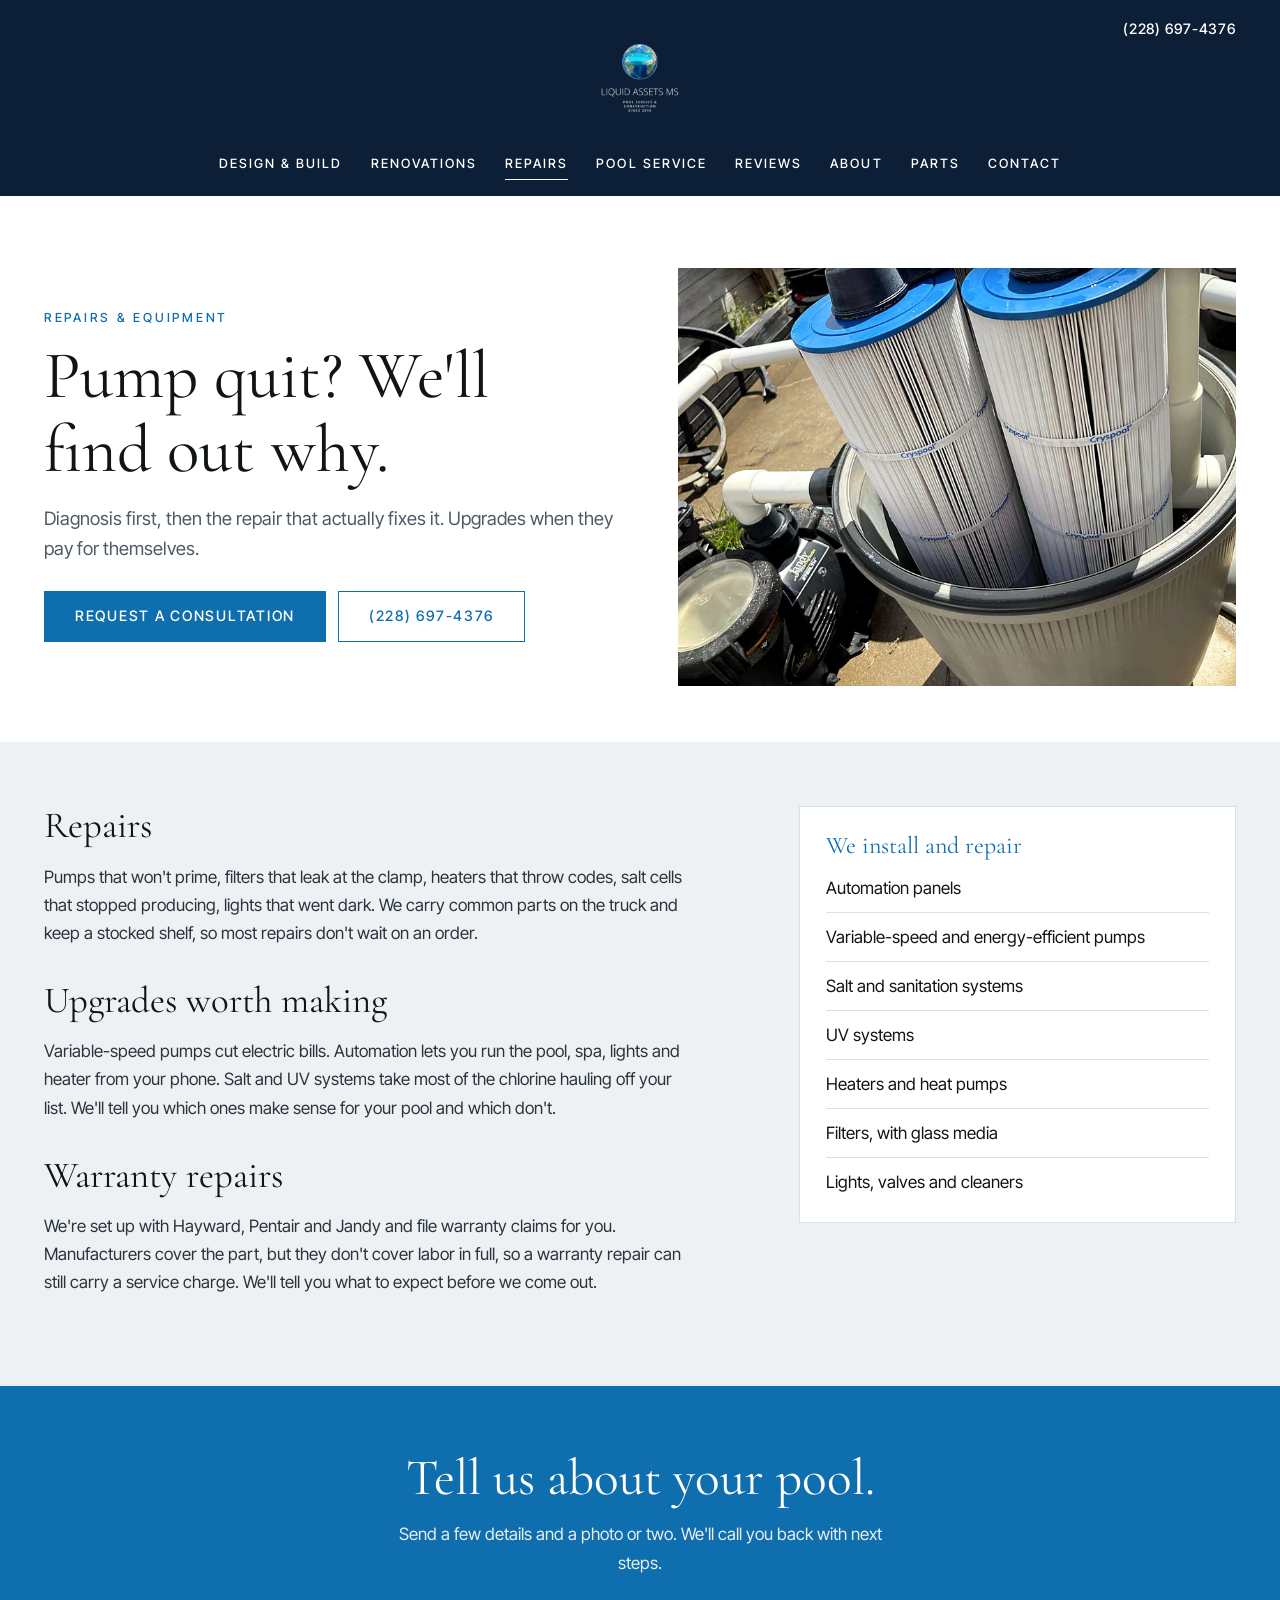
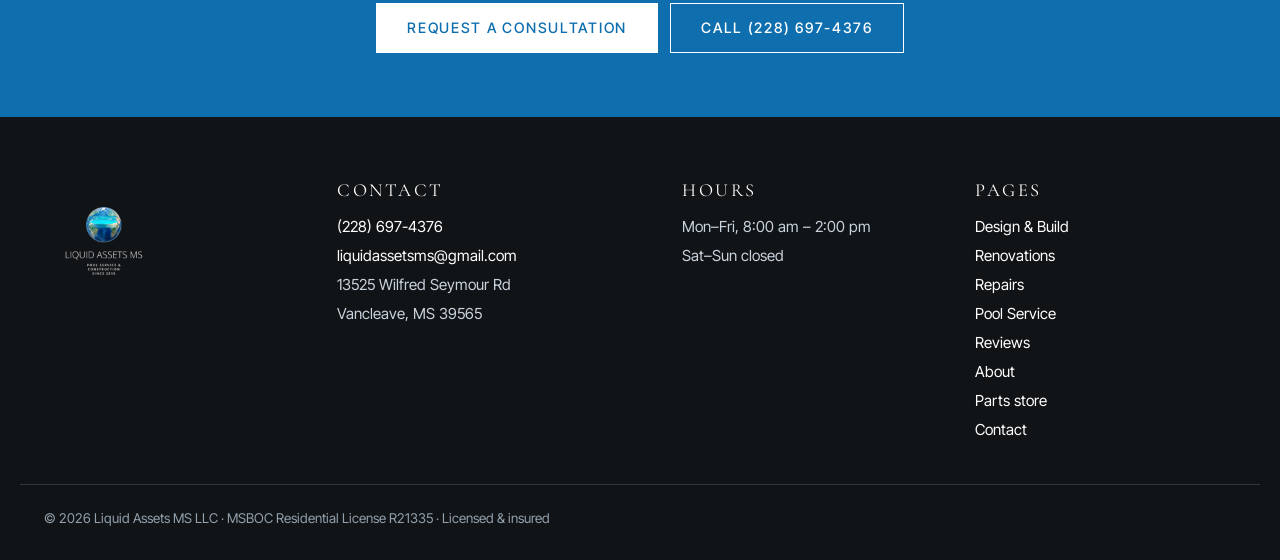
<file: equipment-repairs-upgrades/index.html>
<!doctype html>
<html lang="en"><head><meta charset="utf-8"><meta name="viewport" content="width=device-width, initial-scale=1, viewport-fit=cover">
<title>Pool Equipment Repair & Upgrades | Liquid Assets MS</title>
<meta name="description" content="Pool pump, filter, heater, salt system and automation repair and installation on the Mississippi Gulf Coast. Hayward, Pentair, Jandy and Polaris.">
<link rel="canonical" href="https://liquidassetsms.com/equipment-repairs-upgrades/">
<meta property="og:title" content="Pool Equipment Repair & Upgrades | Liquid Assets MS"><meta property="og:description" content="Pool pump, filter, heater, salt system and automation repair and installation on the Mississippi Gulf Coast. Hayward, Pentair, Jandy and Polaris.">
<meta property="og:type" content="website"><meta property="og:url" content="https://liquidassetsms.com/equipment-repairs-upgrades/">
<meta property="og:image" content="https://liquidassetsms.com/img/spruill-spa-infinity-1600.jpg">
<link rel="icon" href="/img/favicon.png"><link rel="apple-touch-icon" href="/img/apple-touch-icon.png">
<link rel="preconnect" href="https://fonts.googleapis.com"><link rel="preconnect" href="https://fonts.gstatic.com" crossorigin>
<link rel="stylesheet" href="https://fonts.googleapis.com/css2?family=Cormorant+Garamond:wght@400;500&family=Inter+Tight:wght@400;500;600&display=swap">
<link rel="stylesheet" href="/style.css">
</head><body>
<a class="skip" href="#main">Skip to content</a>
<header class="top solid">
  <div class="wrap">
    <a class="brand" href="/"><img src="/img/logo-white.png" alt="Liquid Assets MS" width="200" height="200"><span>Liquid Assets MS</span></a>
    <nav class="nav" aria-label="Main"><a href="/new-construction/">Design & Build</a><a href="/pool-renovations/">Renovations</a><a href="/equipment-repairs-upgrades/" aria-current="page">Repairs</a><a href="/pool-service/">Pool Service</a><a href="/reviews/">Reviews</a><a href="/about/">About</a><a href="https://parts.liquidassetsms.com/">Parts</a><a href="/contact/">Contact</a></nav>
    <div class="top-actions">
      <a class="tel" href="tel:+12286974376">(228) 697-4376</a>
      <button class="menu" type="button" aria-expanded="false" aria-controls="mnav">Menu</button>
    </div>
  </div>
  <nav id="mnav" class="mnav" hidden aria-label="Mobile"><a href="/new-construction/">Design & Build</a><a href="/pool-renovations/">Renovations</a><a href="/equipment-repairs-upgrades/" aria-current="page">Repairs</a><a href="/pool-service/">Pool Service</a><a href="/reviews/">Reviews</a><a href="/about/">About</a><a href="https://parts.liquidassetsms.com/">Parts</a><a href="/contact/">Contact</a></nav>
</header>
<main id="main">
<section class="page-head">
  <div class="wrap page-head-grid">
    <div>
      <p class="eyebrow">Repairs & equipment</p>
      <h1>Pump quit? We'll find out why.</h1>
      <p class="lede">Diagnosis first, then the repair that actually fixes it. Upgrades when they pay for themselves.</p>
      <div class="actions"><a class="btn" href="/request-a-consultation/">Request a consultation</a><a class="btn btn-ghost" href="tel:+12286974376">(228) 697-4376</a></div>
    </div>
    <div class="page-photo"><img class="" src="/img/filter-cartridges-1600.jpg" srcset="/img/filter-cartridges-800.jpg 800w, /img/filter-cartridges-1600.jpg 1600w" sizes="(max-width: 760px) 100vw, 50vw" alt="New cartridges going into a pool filter next to the pump" loading="eager" fetchpriority="high"></div>
  </div>
</section>
<section class="wrap prose-grid">
  <div class="prose">
<h2>Repairs</h2>
<p>Pumps that won't prime, filters that leak at the clamp, heaters that throw codes, salt cells that stopped producing, lights that went dark. We carry common parts on the truck and keep a stocked shelf, so most repairs don't wait on an order.</p>
<h2>Upgrades worth making</h2>
<p>Variable-speed pumps cut electric bills. Automation lets you run the pool, spa, lights and heater from your phone. Salt and UV systems take most of the chlorine hauling off your list. We'll tell you which ones make sense for your pool and which don't.</p>
<h2>Warranty repairs</h2>
<p>We're set up with Hayward, Pentair and Jandy and file warranty claims for you. Manufacturers cover the part, but they don't cover labor in full, so a warranty repair can still carry a service charge. We'll tell you what to expect before we come out.</p></div>
  <aside class="spec"><h2>We install and repair</h2><ul><li>Automation panels</li><li>Variable-speed and energy-efficient pumps</li><li>Salt and sanitation systems</li><li>UV systems</li><li>Heaters and heat pumps</li><li>Filters, with glass media</li><li>Lights, valves and cleaners</li></ul></aside>
</section>

<section class="band">
  <div class="wrap band-inner">
    <div><h2>Tell us about your pool.</h2><p>Send a few details and a photo or two. We'll call you back with next steps.</p></div>
    <div class="band-actions">
      <a class="btn btn-light" href="/request-a-consultation/">Request a consultation</a>
      <a class="btn btn-ghost-light" href="tel:+12286974376">Call (228) 697-4376</a>
    </div>
  </div>
</section></main>
<footer class="foot">
  <div class="wrap foot-grid">
    <div><img src="/img/logo-white.png" alt="Liquid Assets MS, pool service and construction since 2015" width="120" height="120"></div>
    <div><h2>Contact</h2><p><a href="tel:+12286974376">(228) 697-4376</a><br><a href="mailto:liquidassetsms@gmail.com">liquidassetsms@gmail.com</a><br>13525 Wilfred Seymour Rd<br>Vancleave, MS 39565</p></div>
    <div><h2>Hours</h2><p>Mon–Fri, 8:00 am – 2:00 pm<br>Sat–Sun closed</p></div>
    <div><h2>Pages</h2><p><a href="/new-construction/">Design & Build</a><br><a href="/pool-renovations/">Renovations</a><br><a href="/equipment-repairs-upgrades/">Repairs</a><br><a href="/pool-service/">Pool Service</a><br><a href="/reviews/">Reviews</a><br><a href="/about/">About</a><br><a href="https://parts.liquidassetsms.com/">Parts store</a><br><a href="/contact/">Contact</a></p></div>
  </div>
  <div class="wrap fine">© <span id="yr">2026</span> Liquid Assets MS LLC · MSBOC Residential License R21335 · Licensed &amp; insured</div>
</footer>
<script>
document.getElementById('yr').textContent=new Date().getFullYear();
var m=document.querySelector('.menu'),mn=document.getElementById('mnav');
m.addEventListener('click',function(){var o=mn.hidden;mn.hidden=!o;m.setAttribute('aria-expanded',o);m.textContent=o?'Close':'Menu';});
document.querySelectorAll('form[data-preview="1"]').forEach(function(f){f.addEventListener('submit',function(e){e.preventDefault();f.querySelector('.form-note').textContent='Preview only: on the live site this sends to liquidassetsms@gmail.com.';});});
</script>
</body></html>
</file>
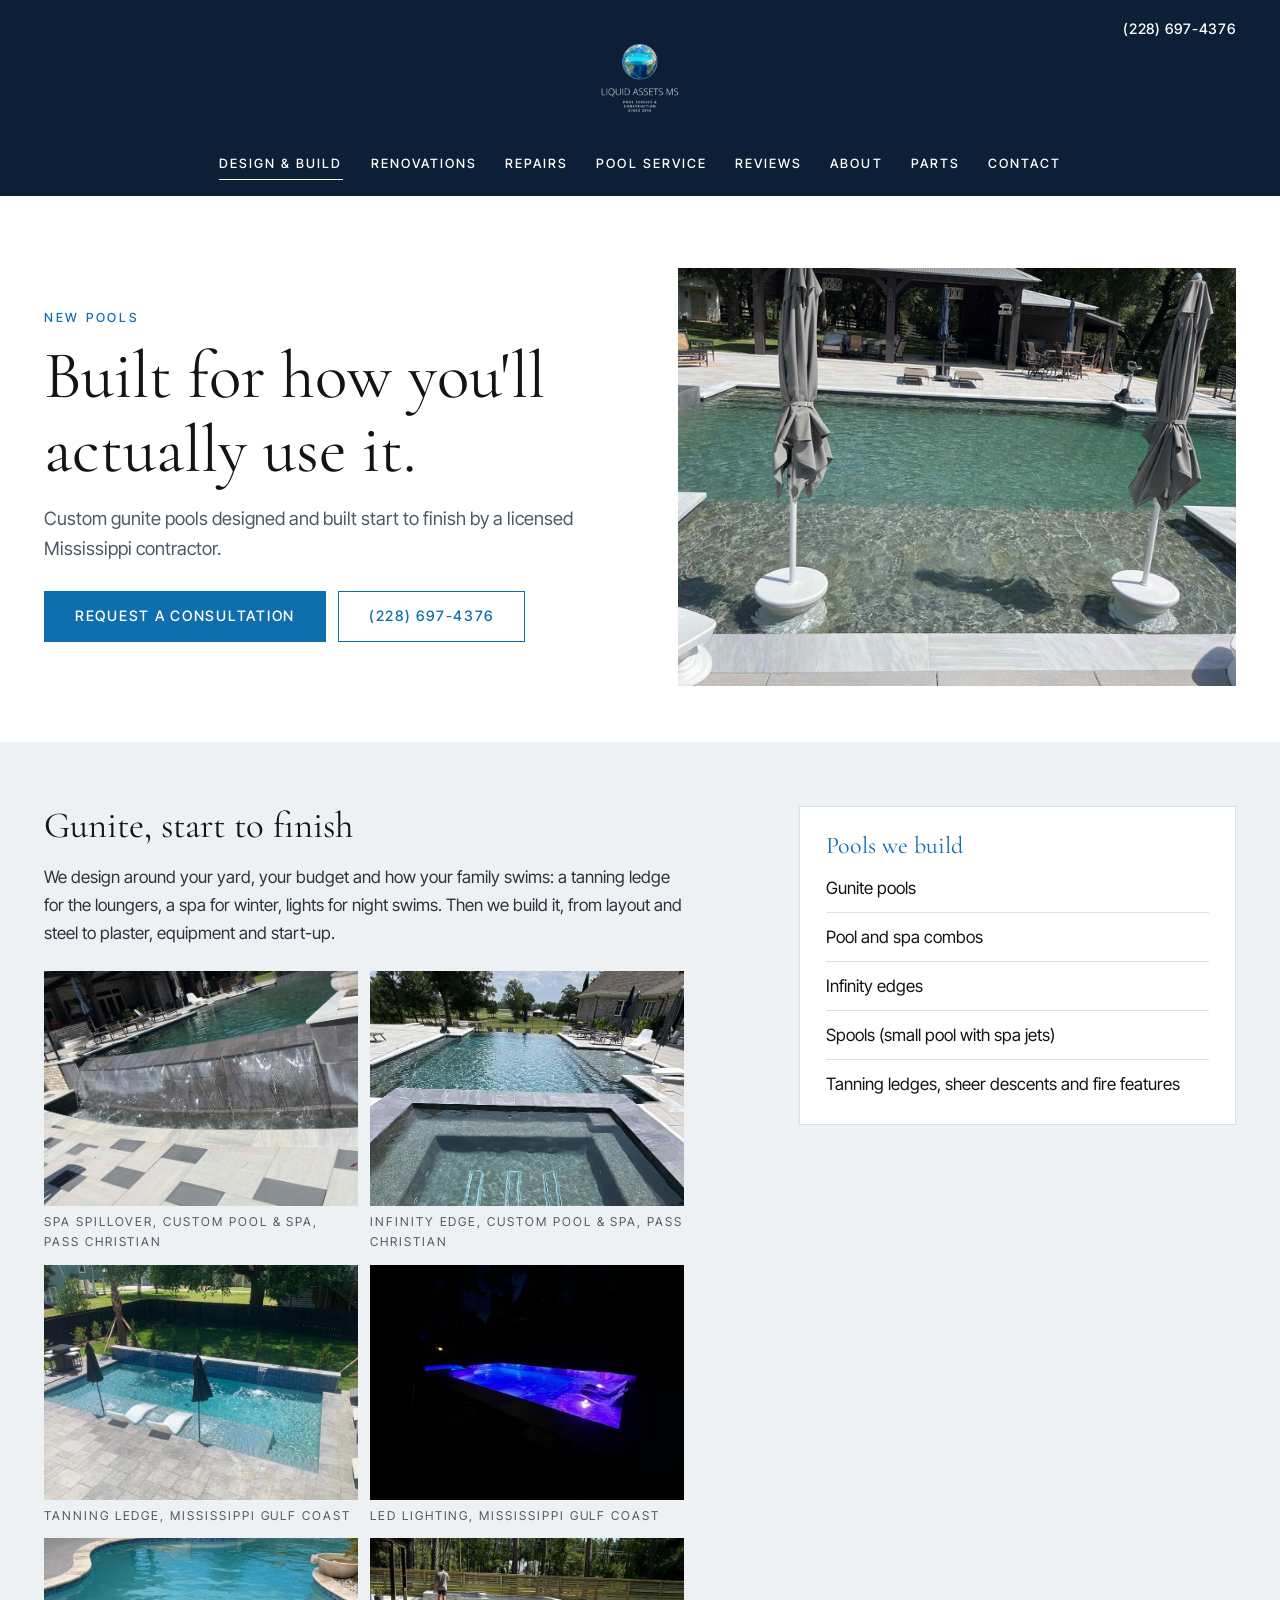
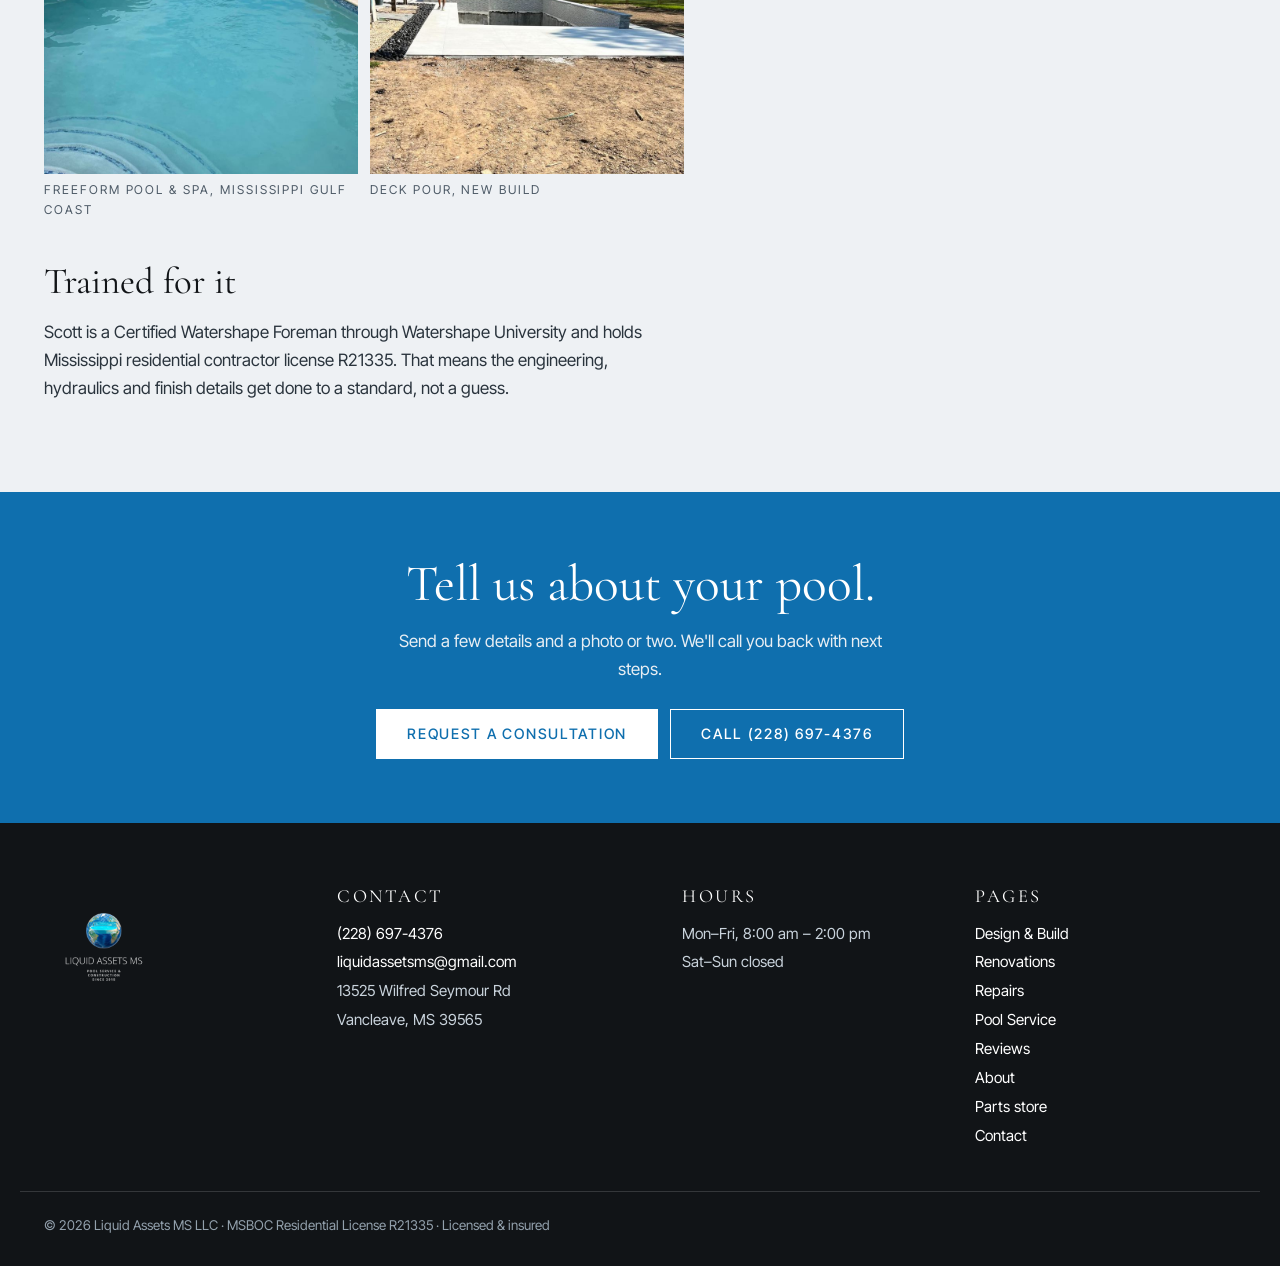
<file: new-construction/index.html>
<!doctype html>
<html lang="en"><head><meta charset="utf-8"><meta name="viewport" content="width=device-width, initial-scale=1, viewport-fit=cover">
<title>Custom Gunite Pool Construction | Liquid Assets MS</title>
<meta name="description" content="Custom gunite pools, pool and spa combos, infinity edges and spools built on the Mississippi Gulf Coast by a licensed, Watershape-certified contractor.">
<link rel="canonical" href="https://liquidassetsms.com/new-construction/">
<meta property="og:title" content="Custom Gunite Pool Construction | Liquid Assets MS"><meta property="og:description" content="Custom gunite pools, pool and spa combos, infinity edges and spools built on the Mississippi Gulf Coast by a licensed, Watershape-certified contractor.">
<meta property="og:type" content="website"><meta property="og:url" content="https://liquidassetsms.com/new-construction/">
<meta property="og:image" content="https://liquidassetsms.com/img/spruill-spa-infinity-1600.jpg">
<link rel="icon" href="/img/favicon.png"><link rel="apple-touch-icon" href="/img/apple-touch-icon.png">
<link rel="preconnect" href="https://fonts.googleapis.com"><link rel="preconnect" href="https://fonts.gstatic.com" crossorigin>
<link rel="stylesheet" href="https://fonts.googleapis.com/css2?family=Cormorant+Garamond:wght@400;500&family=Inter+Tight:wght@400;500;600&display=swap">
<link rel="stylesheet" href="/style.css">
</head><body>
<a class="skip" href="#main">Skip to content</a>
<header class="top solid">
  <div class="wrap">
    <a class="brand" href="/"><img src="/img/logo-white.png" alt="Liquid Assets MS" width="200" height="200"><span>Liquid Assets MS</span></a>
    <nav class="nav" aria-label="Main"><a href="/new-construction/" aria-current="page">Design & Build</a><a href="/pool-renovations/">Renovations</a><a href="/equipment-repairs-upgrades/">Repairs</a><a href="/pool-service/">Pool Service</a><a href="/reviews/">Reviews</a><a href="/about/">About</a><a href="https://parts.liquidassetsms.com/">Parts</a><a href="/contact/">Contact</a></nav>
    <div class="top-actions">
      <a class="tel" href="tel:+12286974376">(228) 697-4376</a>
      <button class="menu" type="button" aria-expanded="false" aria-controls="mnav">Menu</button>
    </div>
  </div>
  <nav id="mnav" class="mnav" hidden aria-label="Mobile"><a href="/new-construction/" aria-current="page">Design & Build</a><a href="/pool-renovations/">Renovations</a><a href="/equipment-repairs-upgrades/">Repairs</a><a href="/pool-service/">Pool Service</a><a href="/reviews/">Reviews</a><a href="/about/">About</a><a href="https://parts.liquidassetsms.com/">Parts</a><a href="/contact/">Contact</a></nav>
</header>
<main id="main">
<section class="page-head">
  <div class="wrap page-head-grid">
    <div>
      <p class="eyebrow">New pools</p>
      <h1>Built for how you'll actually use it.</h1>
      <p class="lede">Custom gunite pools designed and built start to finish by a licensed Mississippi contractor.</p>
      <div class="actions"><a class="btn" href="/request-a-consultation/">Request a consultation</a><a class="btn btn-ghost" href="tel:+12286974376">(228) 697-4376</a></div>
    </div>
    <div class="page-photo"><img class="" src="/img/spruill-ledge-umbrellas-1600.jpg" srcset="/img/spruill-ledge-umbrellas-800.jpg 800w, /img/spruill-ledge-umbrellas-1600.jpg 1600w" sizes="(max-width: 760px) 100vw, 50vw" alt="Tanning ledge with in-water umbrellas, a pavilion and travertine deck at a custom pool in Pass Christian" loading="eager" fetchpriority="high"></div>
  </div>
</section>
<section class="wrap prose-grid">
  <div class="prose">
<h2>Gunite, start to finish</h2>
<p>We design around your yard, your budget and how your family swims: a tanning ledge for the loungers, a spa for winter, lights for night swims. Then we build it, from layout and steel to plaster, equipment and start-up.</p>
<div class="gallery">
  <figure><img class="" src="/img/spruill-spa-spillover-1600.jpg" srcset="/img/spruill-spa-spillover-800.jpg 800w, /img/spruill-spa-spillover-1600.jpg 1600w" sizes="(max-width: 760px) 100vw, 50vw" alt="Spa spillover sheeting into a custom pool with slate tile and a paver deck in Pass Christian" loading="lazy" decoding="async"><figcaption>Spa spillover, custom pool & spa, Pass Christian</figcaption></figure>
  <figure><img class="" src="/img/spruill-spa-infinity-1600.jpg" srcset="/img/spruill-spa-infinity-800.jpg 800w, /img/spruill-spa-infinity-1600.jpg 1600w" sizes="(max-width: 760px) 100vw, 50vw" alt="Spa, infinity-edge pool and lake view at a custom pool in Pass Christian" loading="lazy" decoding="async"><figcaption>Infinity edge, custom pool & spa, Pass Christian</figcaption></figure>
  <figure><img class="" src="/img/sun-shelf-umbrellas-1600.jpg" srcset="/img/sun-shelf-umbrellas-800.jpg 800w, /img/sun-shelf-umbrellas-1600.jpg 1600w" sizes="(max-width: 760px) 100vw, 50vw" alt="Pool with tanning ledge, umbrellas and paver deck" loading="lazy" decoding="async"><figcaption>Tanning ledge, Mississippi Gulf Coast</figcaption></figure>
  <figure><img class="" src="/img/night-led-1600.jpg" srcset="/img/night-led-800.jpg 800w, /img/night-led-1600.jpg 1600w" sizes="(max-width: 760px) 100vw, 50vw" alt="Pool lit purple at night" loading="lazy" decoding="async"><figcaption>LED lighting, Mississippi Gulf Coast</figcaption></figure>
  <figure><img class="" src="/img/freeform-spa-1600.jpg" srcset="/img/freeform-spa-800.jpg 800w, /img/freeform-spa-1600.jpg 1600w" sizes="(max-width: 760px) 100vw, 50vw" alt="Freeform pool with attached spa and curved steps" loading="lazy" decoding="async"><figcaption>Freeform pool & spa, Mississippi Gulf Coast</figcaption></figure>
  <figure><img class="" src="/img/new-build-deck-1600.jpg" srcset="/img/new-build-deck-800.jpg 800w, /img/new-build-deck-1600.jpg 1600w" sizes="(max-width: 760px) 100vw, 50vw" alt="New pool deck poured during construction" loading="lazy" decoding="async"><figcaption>Deck pour, new build</figcaption></figure>
</div>
<h2>Trained for it</h2>
<p>Scott is a Certified Watershape Foreman through Watershape University and holds Mississippi residential contractor license R21335. That means the engineering, hydraulics and finish details get done to a standard, not a guess.</p></div>
  <aside class="spec"><h2>Pools we build</h2><ul><li>Gunite pools</li><li>Pool and spa combos</li><li>Infinity edges</li><li>Spools (small pool with spa jets)</li><li>Tanning ledges, sheer descents and fire features</li></ul></aside>
</section>

<section class="band">
  <div class="wrap band-inner">
    <div><h2>Tell us about your pool.</h2><p>Send a few details and a photo or two. We'll call you back with next steps.</p></div>
    <div class="band-actions">
      <a class="btn btn-light" href="/request-a-consultation/">Request a consultation</a>
      <a class="btn btn-ghost-light" href="tel:+12286974376">Call (228) 697-4376</a>
    </div>
  </div>
</section></main>
<footer class="foot">
  <div class="wrap foot-grid">
    <div><img src="/img/logo-white.png" alt="Liquid Assets MS, pool service and construction since 2015" width="120" height="120"></div>
    <div><h2>Contact</h2><p><a href="tel:+12286974376">(228) 697-4376</a><br><a href="mailto:liquidassetsms@gmail.com">liquidassetsms@gmail.com</a><br>13525 Wilfred Seymour Rd<br>Vancleave, MS 39565</p></div>
    <div><h2>Hours</h2><p>Mon–Fri, 8:00 am – 2:00 pm<br>Sat–Sun closed</p></div>
    <div><h2>Pages</h2><p><a href="/new-construction/">Design & Build</a><br><a href="/pool-renovations/">Renovations</a><br><a href="/equipment-repairs-upgrades/">Repairs</a><br><a href="/pool-service/">Pool Service</a><br><a href="/reviews/">Reviews</a><br><a href="/about/">About</a><br><a href="https://parts.liquidassetsms.com/">Parts store</a><br><a href="/contact/">Contact</a></p></div>
  </div>
  <div class="wrap fine">© <span id="yr">2026</span> Liquid Assets MS LLC · MSBOC Residential License R21335 · Licensed &amp; insured</div>
</footer>
<script>
document.getElementById('yr').textContent=new Date().getFullYear();
var m=document.querySelector('.menu'),mn=document.getElementById('mnav');
m.addEventListener('click',function(){var o=mn.hidden;mn.hidden=!o;m.setAttribute('aria-expanded',o);m.textContent=o?'Close':'Menu';});
document.querySelectorAll('form[data-preview="1"]').forEach(function(f){f.addEventListener('submit',function(e){e.preventDefault();f.querySelector('.form-note').textContent='Preview only: on the live site this sends to liquidassetsms@gmail.com.';});});
</script>
</body></html>
</file>
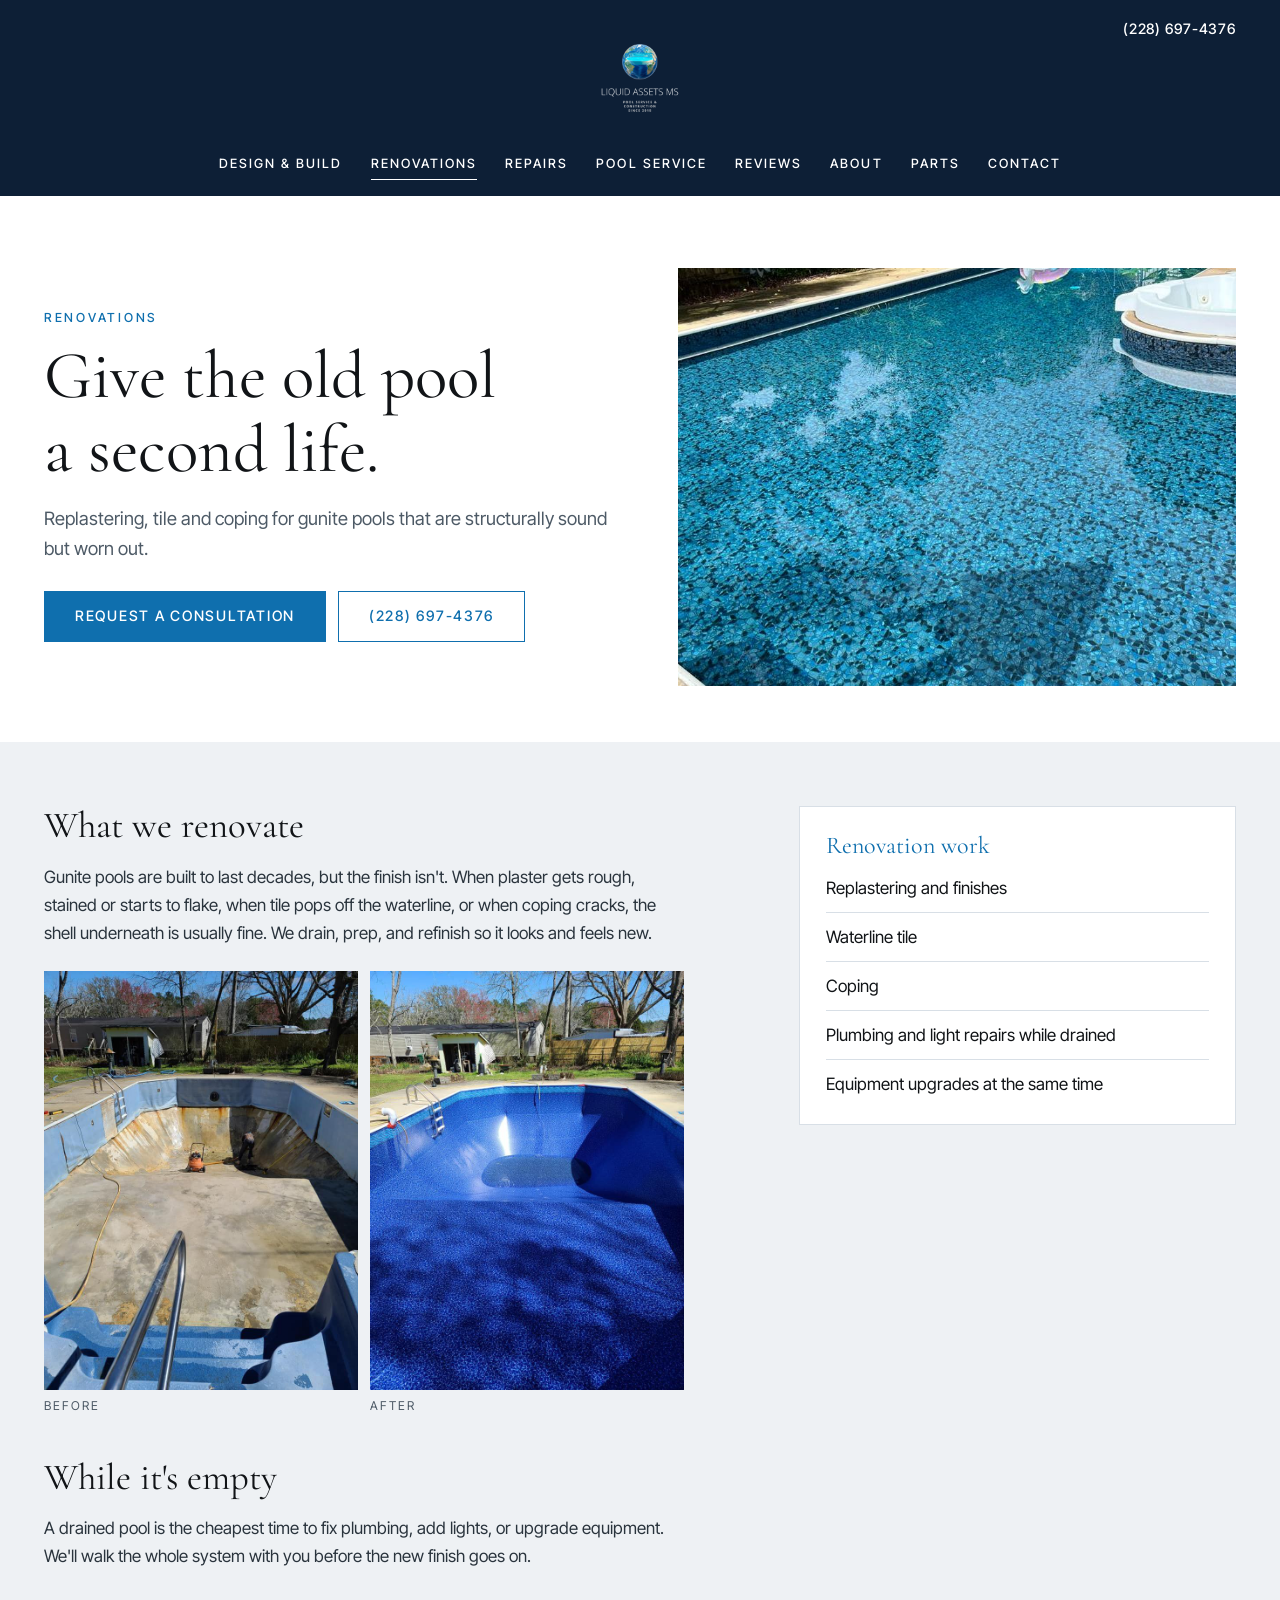
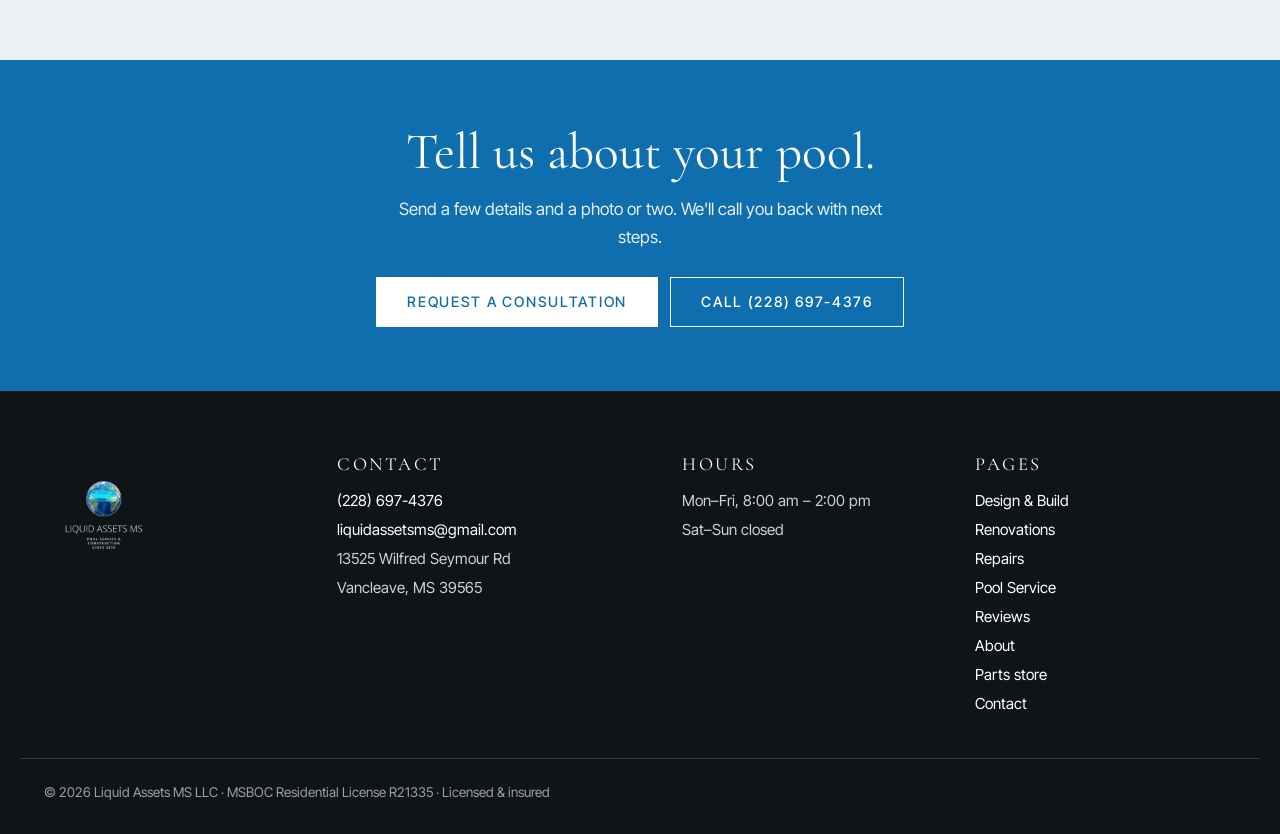
<file: pool-renovations/index.html>
<!doctype html>
<html lang="en"><head><meta charset="utf-8"><meta name="viewport" content="width=device-width, initial-scale=1, viewport-fit=cover">
<title>Pool Renovation, Plaster & Tile | Liquid Assets MS</title>
<meta name="description" content="Gunite pool renovation on the Mississippi Gulf Coast: replastering, waterline tile and coping. Licensed contractor MSBOC R21335.">
<link rel="canonical" href="https://liquidassetsms.com/pool-renovations/">
<meta property="og:title" content="Pool Renovation, Plaster & Tile | Liquid Assets MS"><meta property="og:description" content="Gunite pool renovation on the Mississippi Gulf Coast: replastering, waterline tile and coping. Licensed contractor MSBOC R21335.">
<meta property="og:type" content="website"><meta property="og:url" content="https://liquidassetsms.com/pool-renovations/">
<meta property="og:image" content="https://liquidassetsms.com/img/spruill-spa-infinity-1600.jpg">
<link rel="icon" href="/img/favicon.png"><link rel="apple-touch-icon" href="/img/apple-touch-icon.png">
<link rel="preconnect" href="https://fonts.googleapis.com"><link rel="preconnect" href="https://fonts.gstatic.com" crossorigin>
<link rel="stylesheet" href="https://fonts.googleapis.com/css2?family=Cormorant+Garamond:wght@400;500&family=Inter+Tight:wght@400;500;600&display=swap">
<link rel="stylesheet" href="/style.css">
</head><body>
<a class="skip" href="#main">Skip to content</a>
<header class="top solid">
  <div class="wrap">
    <a class="brand" href="/"><img src="/img/logo-white.png" alt="Liquid Assets MS" width="200" height="200"><span>Liquid Assets MS</span></a>
    <nav class="nav" aria-label="Main"><a href="/new-construction/">Design & Build</a><a href="/pool-renovations/" aria-current="page">Renovations</a><a href="/equipment-repairs-upgrades/">Repairs</a><a href="/pool-service/">Pool Service</a><a href="/reviews/">Reviews</a><a href="/about/">About</a><a href="https://parts.liquidassetsms.com/">Parts</a><a href="/contact/">Contact</a></nav>
    <div class="top-actions">
      <a class="tel" href="tel:+12286974376">(228) 697-4376</a>
      <button class="menu" type="button" aria-expanded="false" aria-controls="mnav">Menu</button>
    </div>
  </div>
  <nav id="mnav" class="mnav" hidden aria-label="Mobile"><a href="/new-construction/">Design & Build</a><a href="/pool-renovations/" aria-current="page">Renovations</a><a href="/equipment-repairs-upgrades/">Repairs</a><a href="/pool-service/">Pool Service</a><a href="/reviews/">Reviews</a><a href="/about/">About</a><a href="https://parts.liquidassetsms.com/">Parts</a><a href="/contact/">Contact</a></nav>
</header>
<main id="main">
<section class="page-head">
  <div class="wrap page-head-grid">
    <div>
      <p class="eyebrow">Renovations</p>
      <h1>Give the old pool a second life.</h1>
      <p class="lede">Replastering, tile and coping for gunite pools that are structurally sound but worn out.</p>
      <div class="actions"><a class="btn" href="/request-a-consultation/">Request a consultation</a><a class="btn btn-ghost" href="tel:+12286974376">(228) 697-4376</a></div>
    </div>
    <div class="page-photo"><img class="" src="/img/pebble-tile-pool-1600.jpg" srcset="/img/pebble-tile-pool-800.jpg 800w, /img/pebble-tile-pool-1600.jpg 1600w" sizes="(max-width: 760px) 100vw, 50vw" alt="Renovated pool with pebble finish and new waterline tile" loading="eager" fetchpriority="high"></div>
  </div>
</section>
<section class="wrap prose-grid">
  <div class="prose">
<h2>What we renovate</h2>
<p>Gunite pools are built to last decades, but the finish isn't. When plaster gets rough, stained or starts to flake, when tile pops off the waterline, or when coping cracks, the shell underneath is usually fine. We drain, prep, and refinish so it looks and feels new.</p>
<figure class="ba">
  <div><img class="" src="/img/vinyl-before-1600.jpg" srcset="/img/vinyl-before-800.jpg 800w, /img/vinyl-before-1600.jpg 1600w" sizes="(max-width: 760px) 100vw, 50vw" alt="Pool drained and stripped before renovation" loading="lazy" decoding="async"><figcaption>Before</figcaption></div>
  <div><img class="" src="/img/vinyl-after-1600.jpg" srcset="/img/vinyl-after-800.jpg 800w, /img/vinyl-after-1600.jpg 1600w" sizes="(max-width: 760px) 100vw, 50vw" alt="Same pool refilled after renovation" loading="lazy" decoding="async"><figcaption>After</figcaption></div>
</figure>
<h2>While it's empty</h2>
<p>A drained pool is the cheapest time to fix plumbing, add lights, or upgrade equipment. We'll walk the whole system with you before the new finish goes on.</p></div>
  <aside class="spec"><h2>Renovation work</h2><ul><li>Replastering and finishes</li><li>Waterline tile</li><li>Coping</li><li>Plumbing and light repairs while drained</li><li>Equipment upgrades at the same time</li></ul></aside>
</section>

<section class="band">
  <div class="wrap band-inner">
    <div><h2>Tell us about your pool.</h2><p>Send a few details and a photo or two. We'll call you back with next steps.</p></div>
    <div class="band-actions">
      <a class="btn btn-light" href="/request-a-consultation/">Request a consultation</a>
      <a class="btn btn-ghost-light" href="tel:+12286974376">Call (228) 697-4376</a>
    </div>
  </div>
</section></main>
<footer class="foot">
  <div class="wrap foot-grid">
    <div><img src="/img/logo-white.png" alt="Liquid Assets MS, pool service and construction since 2015" width="120" height="120"></div>
    <div><h2>Contact</h2><p><a href="tel:+12286974376">(228) 697-4376</a><br><a href="mailto:liquidassetsms@gmail.com">liquidassetsms@gmail.com</a><br>13525 Wilfred Seymour Rd<br>Vancleave, MS 39565</p></div>
    <div><h2>Hours</h2><p>Mon–Fri, 8:00 am – 2:00 pm<br>Sat–Sun closed</p></div>
    <div><h2>Pages</h2><p><a href="/new-construction/">Design & Build</a><br><a href="/pool-renovations/">Renovations</a><br><a href="/equipment-repairs-upgrades/">Repairs</a><br><a href="/pool-service/">Pool Service</a><br><a href="/reviews/">Reviews</a><br><a href="/about/">About</a><br><a href="https://parts.liquidassetsms.com/">Parts store</a><br><a href="/contact/">Contact</a></p></div>
  </div>
  <div class="wrap fine">© <span id="yr">2026</span> Liquid Assets MS LLC · MSBOC Residential License R21335 · Licensed &amp; insured</div>
</footer>
<script>
document.getElementById('yr').textContent=new Date().getFullYear();
var m=document.querySelector('.menu'),mn=document.getElementById('mnav');
m.addEventListener('click',function(){var o=mn.hidden;mn.hidden=!o;m.setAttribute('aria-expanded',o);m.textContent=o?'Close':'Menu';});
document.querySelectorAll('form[data-preview="1"]').forEach(function(f){f.addEventListener('submit',function(e){e.preventDefault();f.querySelector('.form-note').textContent='Preview only: on the live site this sends to liquidassetsms@gmail.com.';});});
</script>
</body></html>
</file>
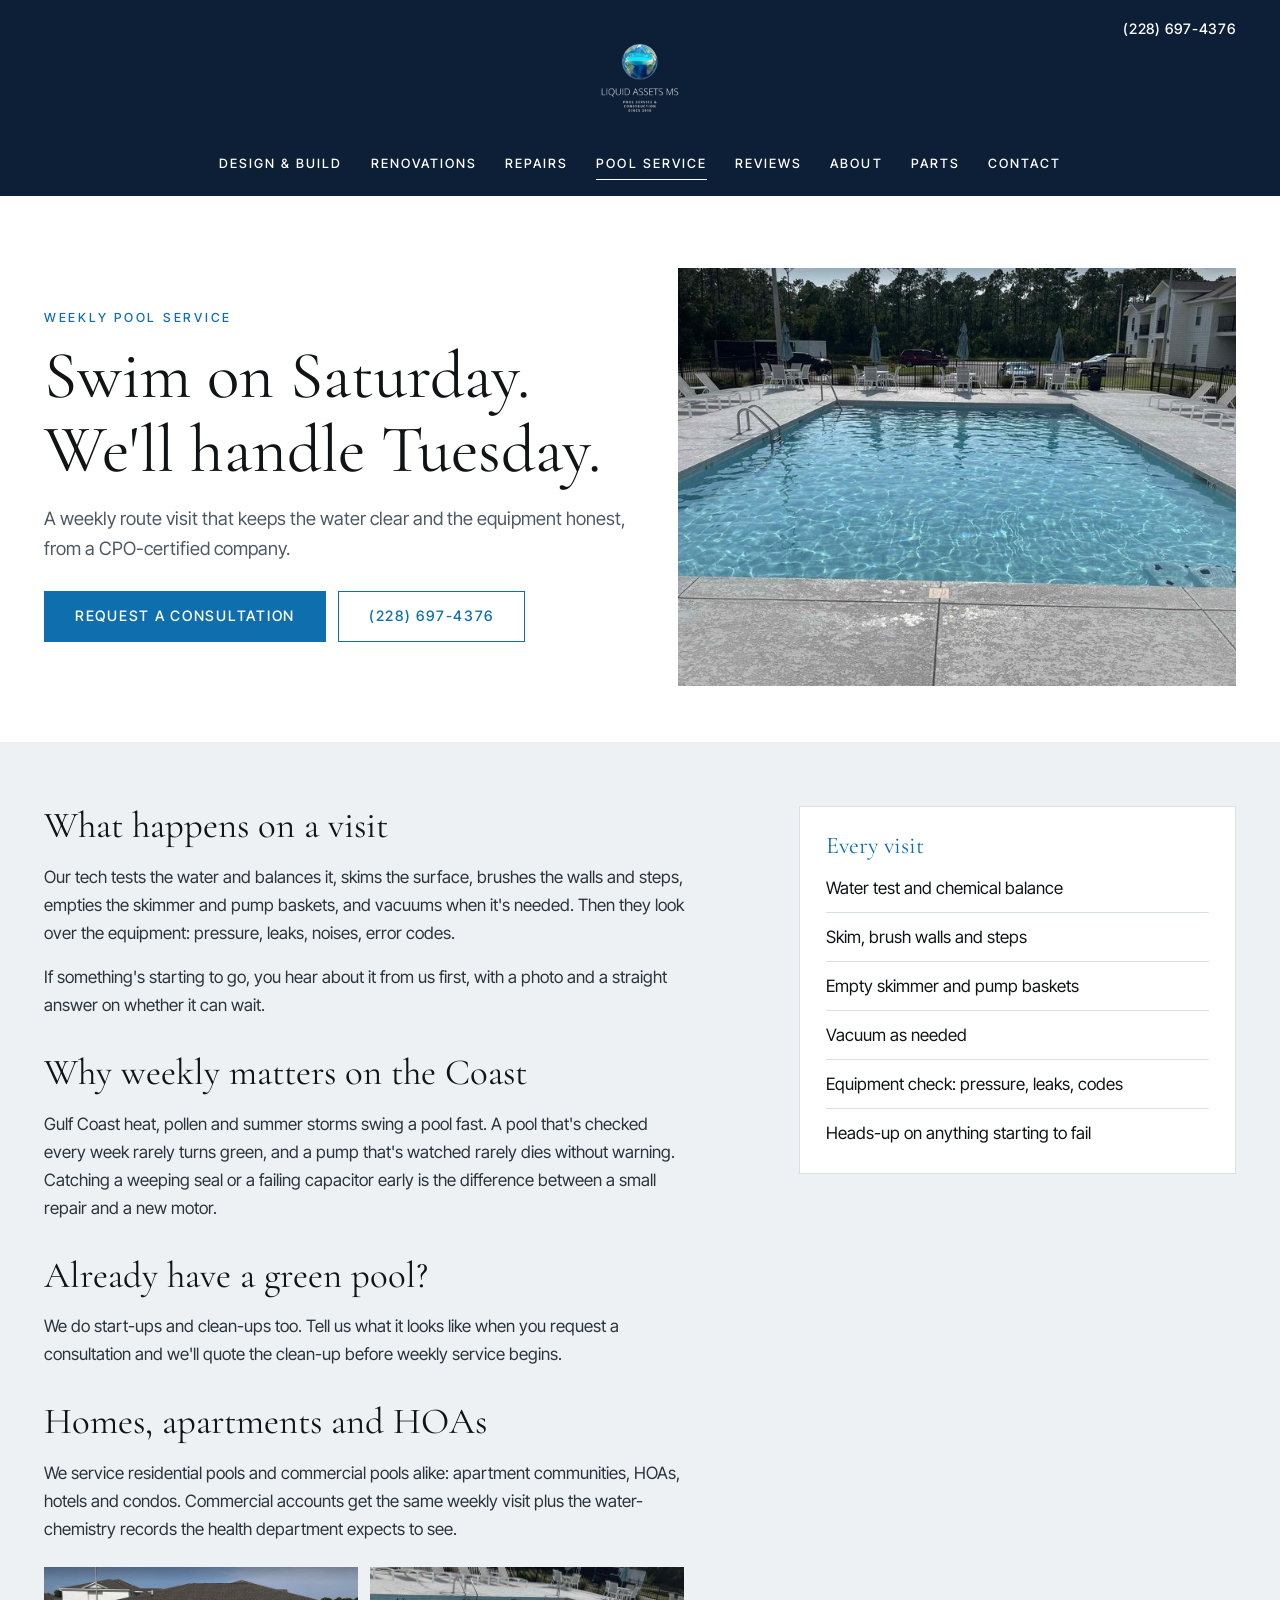
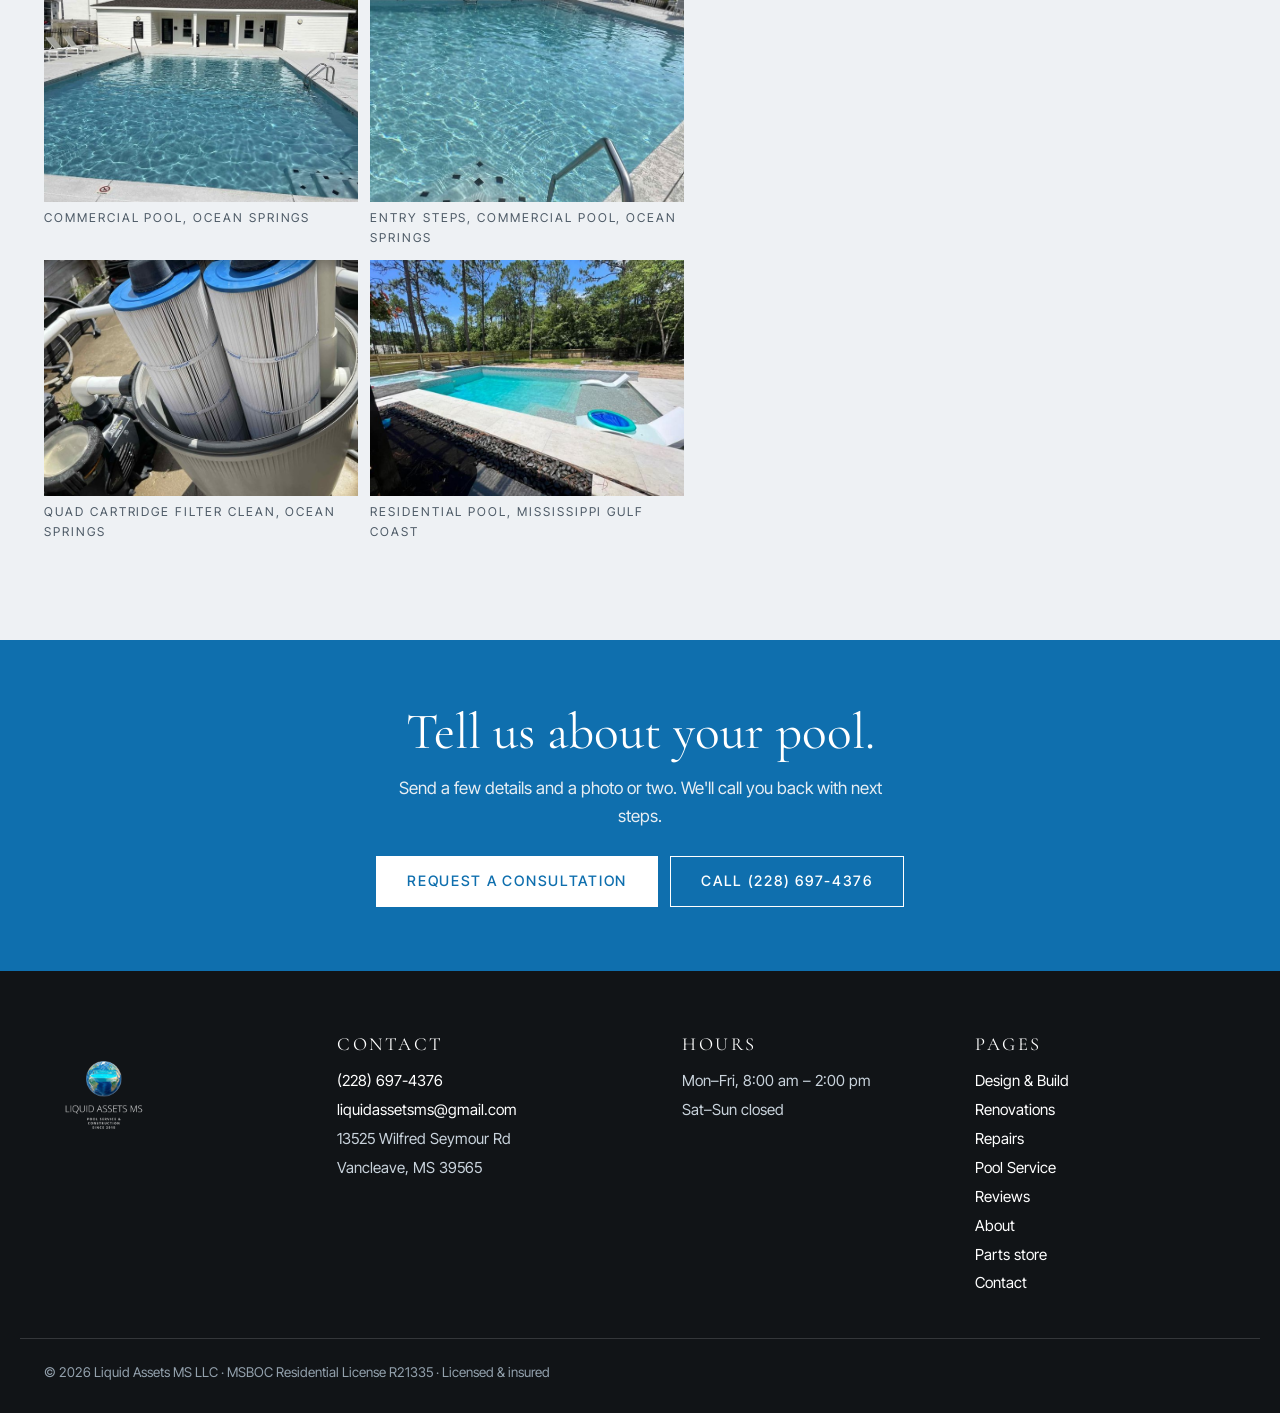
<file: pool-service/index.html>
<!doctype html>
<html lang="en"><head><meta charset="utf-8"><meta name="viewport" content="width=device-width, initial-scale=1, viewport-fit=cover">
<title>Weekly Pool Service | Liquid Assets MS</title>
<meta name="description" content="Weekly pool cleaning and chemical service on the Mississippi Gulf Coast: brushing, skimming, water balance and equipment checks by CPO-certified techs.">
<link rel="canonical" href="https://liquidassetsms.com/pool-service/">
<meta property="og:title" content="Weekly Pool Service | Liquid Assets MS"><meta property="og:description" content="Weekly pool cleaning and chemical service on the Mississippi Gulf Coast: brushing, skimming, water balance and equipment checks by CPO-certified techs.">
<meta property="og:type" content="website"><meta property="og:url" content="https://liquidassetsms.com/pool-service/">
<meta property="og:image" content="https://liquidassetsms.com/img/spruill-spa-infinity-1600.jpg">
<link rel="icon" href="/img/favicon.png"><link rel="apple-touch-icon" href="/img/apple-touch-icon.png">
<link rel="preconnect" href="https://fonts.googleapis.com"><link rel="preconnect" href="https://fonts.gstatic.com" crossorigin>
<link rel="stylesheet" href="https://fonts.googleapis.com/css2?family=Cormorant+Garamond:wght@400;500&family=Inter+Tight:wght@400;500;600&display=swap">
<link rel="stylesheet" href="/style.css">
</head><body>
<a class="skip" href="#main">Skip to content</a>
<header class="top solid">
  <div class="wrap">
    <a class="brand" href="/"><img src="/img/logo-white.png" alt="Liquid Assets MS" width="200" height="200"><span>Liquid Assets MS</span></a>
    <nav class="nav" aria-label="Main"><a href="/new-construction/">Design & Build</a><a href="/pool-renovations/">Renovations</a><a href="/equipment-repairs-upgrades/">Repairs</a><a href="/pool-service/" aria-current="page">Pool Service</a><a href="/reviews/">Reviews</a><a href="/about/">About</a><a href="https://parts.liquidassetsms.com/">Parts</a><a href="/contact/">Contact</a></nav>
    <div class="top-actions">
      <a class="tel" href="tel:+12286974376">(228) 697-4376</a>
      <button class="menu" type="button" aria-expanded="false" aria-controls="mnav">Menu</button>
    </div>
  </div>
  <nav id="mnav" class="mnav" hidden aria-label="Mobile"><a href="/new-construction/">Design & Build</a><a href="/pool-renovations/">Renovations</a><a href="/equipment-repairs-upgrades/">Repairs</a><a href="/pool-service/" aria-current="page">Pool Service</a><a href="/reviews/">Reviews</a><a href="/about/">About</a><a href="https://parts.liquidassetsms.com/">Parts</a><a href="/contact/">Contact</a></nav>
</header>
<main id="main">
<section class="page-head">
  <div class="wrap page-head-grid">
    <div>
      <p class="eyebrow">Weekly pool service</p>
      <h1>Swim on Saturday. We'll handle Tuesday.</h1>
      <p class="lede">A weekly route visit that keeps the water clear and the equipment honest, from a CPO-certified company.</p>
      <div class="actions"><a class="btn" href="/request-a-consultation/">Request a consultation</a><a class="btn btn-ghost" href="tel:+12286974376">(228) 697-4376</a></div>
    </div>
    <div class="page-photo"><img class="" src="/img/canvas-apartments-pool-loungers-1600.jpg" srcset="/img/canvas-apartments-pool-loungers-800.jpg 800w, /img/canvas-apartments-pool-loungers-1600.jpg 1600w" sizes="(max-width: 760px) 100vw, 50vw" alt="Wide view of a clean commercial apartment pool in Ocean Springs lined with loungers" loading="eager" fetchpriority="high"></div>
  </div>
</section>
<section class="wrap prose-grid">
  <div class="prose">
<h2>What happens on a visit</h2>
<p>Our tech tests the water and balances it, skims the surface, brushes the walls and steps, empties the skimmer and pump baskets, and vacuums when it's needed. Then they look over the equipment: pressure, leaks, noises, error codes.</p>
<p>If something's starting to go, you hear about it from us first, with a photo and a straight answer on whether it can wait.</p>
<h2>Why weekly matters on the Coast</h2>
<p>Gulf Coast heat, pollen and summer storms swing a pool fast. A pool that's checked every week rarely turns green, and a pump that's watched rarely dies without warning. Catching a weeping seal or a failing capacitor early is the difference between a small repair and a new motor.</p>
<h2>Already have a green pool?</h2>
<p>We do start-ups and clean-ups too. Tell us what it looks like when you request a consultation and we'll quote the clean-up before weekly service begins.</p>
<h2>Homes, apartments and HOAs</h2>
<p>We service residential pools and commercial pools alike: apartment communities, HOAs, hotels and condos. Commercial accounts get the same weekly visit plus the water-chemistry records the health department expects to see.</p>
<div class="gallery">
  <figure><img class="" src="/img/canvas-apartments-pool-house-1600.jpg" srcset="/img/canvas-apartments-pool-house-800.jpg 800w, /img/canvas-apartments-pool-house-1600.jpg 1600w" sizes="(max-width: 760px) 100vw, 50vw" alt="Commercial pool square to the pool house, clear blue water, Ocean Springs" loading="lazy" decoding="async"><figcaption>Commercial pool, Ocean Springs</figcaption></figure>
  <figure><img class="" src="/img/canvas-apartments-pool-steps-1600.jpg" srcset="/img/canvas-apartments-pool-steps-800.jpg 800w, /img/canvas-apartments-pool-steps-1600.jpg 1600w" sizes="(max-width: 760px) 100vw, 50vw" alt="Entry steps and handrail of a commercial pool in Ocean Springs with clear water" loading="lazy" decoding="async"><figcaption>Entry steps, commercial pool, Ocean Springs</figcaption></figure>
  <figure><img class="" src="/img/canvas-apartments-filter-cartridges-1600.jpg" srcset="/img/canvas-apartments-filter-cartridges-800.jpg 800w, /img/canvas-apartments-filter-cartridges-1600.jpg 1600w" sizes="(max-width: 760px) 100vw, 50vw" alt="Clean white filter cartridges set back into a quad cartridge filter tank on a commercial equipment pad" loading="lazy" decoding="async"><figcaption>Quad cartridge filter clean, Ocean Springs</figcaption></figure>
  <figure><img class="" src="/img/backyard-lounger-1600.jpg" srcset="/img/backyard-lounger-800.jpg 800w, /img/backyard-lounger-1600.jpg 1600w" sizes="(max-width: 760px) 100vw, 50vw" alt="Clean backyard pool with a lounger on the tanning ledge" loading="lazy" decoding="async"><figcaption>Residential pool, Mississippi Gulf Coast</figcaption></figure>
</div></div>
  <aside class="spec"><h2>Every visit</h2><ul><li>Water test and chemical balance</li><li>Skim, brush walls and steps</li><li>Empty skimmer and pump baskets</li><li>Vacuum as needed</li><li>Equipment check: pressure, leaks, codes</li><li>Heads-up on anything starting to fail</li></ul></aside>
</section>

<section class="band">
  <div class="wrap band-inner">
    <div><h2>Tell us about your pool.</h2><p>Send a few details and a photo or two. We'll call you back with next steps.</p></div>
    <div class="band-actions">
      <a class="btn btn-light" href="/request-a-consultation/">Request a consultation</a>
      <a class="btn btn-ghost-light" href="tel:+12286974376">Call (228) 697-4376</a>
    </div>
  </div>
</section></main>
<footer class="foot">
  <div class="wrap foot-grid">
    <div><img src="/img/logo-white.png" alt="Liquid Assets MS, pool service and construction since 2015" width="120" height="120"></div>
    <div><h2>Contact</h2><p><a href="tel:+12286974376">(228) 697-4376</a><br><a href="mailto:liquidassetsms@gmail.com">liquidassetsms@gmail.com</a><br>13525 Wilfred Seymour Rd<br>Vancleave, MS 39565</p></div>
    <div><h2>Hours</h2><p>Mon–Fri, 8:00 am – 2:00 pm<br>Sat–Sun closed</p></div>
    <div><h2>Pages</h2><p><a href="/new-construction/">Design & Build</a><br><a href="/pool-renovations/">Renovations</a><br><a href="/equipment-repairs-upgrades/">Repairs</a><br><a href="/pool-service/">Pool Service</a><br><a href="/reviews/">Reviews</a><br><a href="/about/">About</a><br><a href="https://parts.liquidassetsms.com/">Parts store</a><br><a href="/contact/">Contact</a></p></div>
  </div>
  <div class="wrap fine">© <span id="yr">2026</span> Liquid Assets MS LLC · MSBOC Residential License R21335 · Licensed &amp; insured</div>
</footer>
<script>
document.getElementById('yr').textContent=new Date().getFullYear();
var m=document.querySelector('.menu'),mn=document.getElementById('mnav');
m.addEventListener('click',function(){var o=mn.hidden;mn.hidden=!o;m.setAttribute('aria-expanded',o);m.textContent=o?'Close':'Menu';});
document.querySelectorAll('form[data-preview="1"]').forEach(function(f){f.addEventListener('submit',function(e){e.preventDefault();f.querySelector('.form-note').textContent='Preview only: on the live site this sends to liquidassetsms@gmail.com.';});});
</script>
</body></html>
</file>
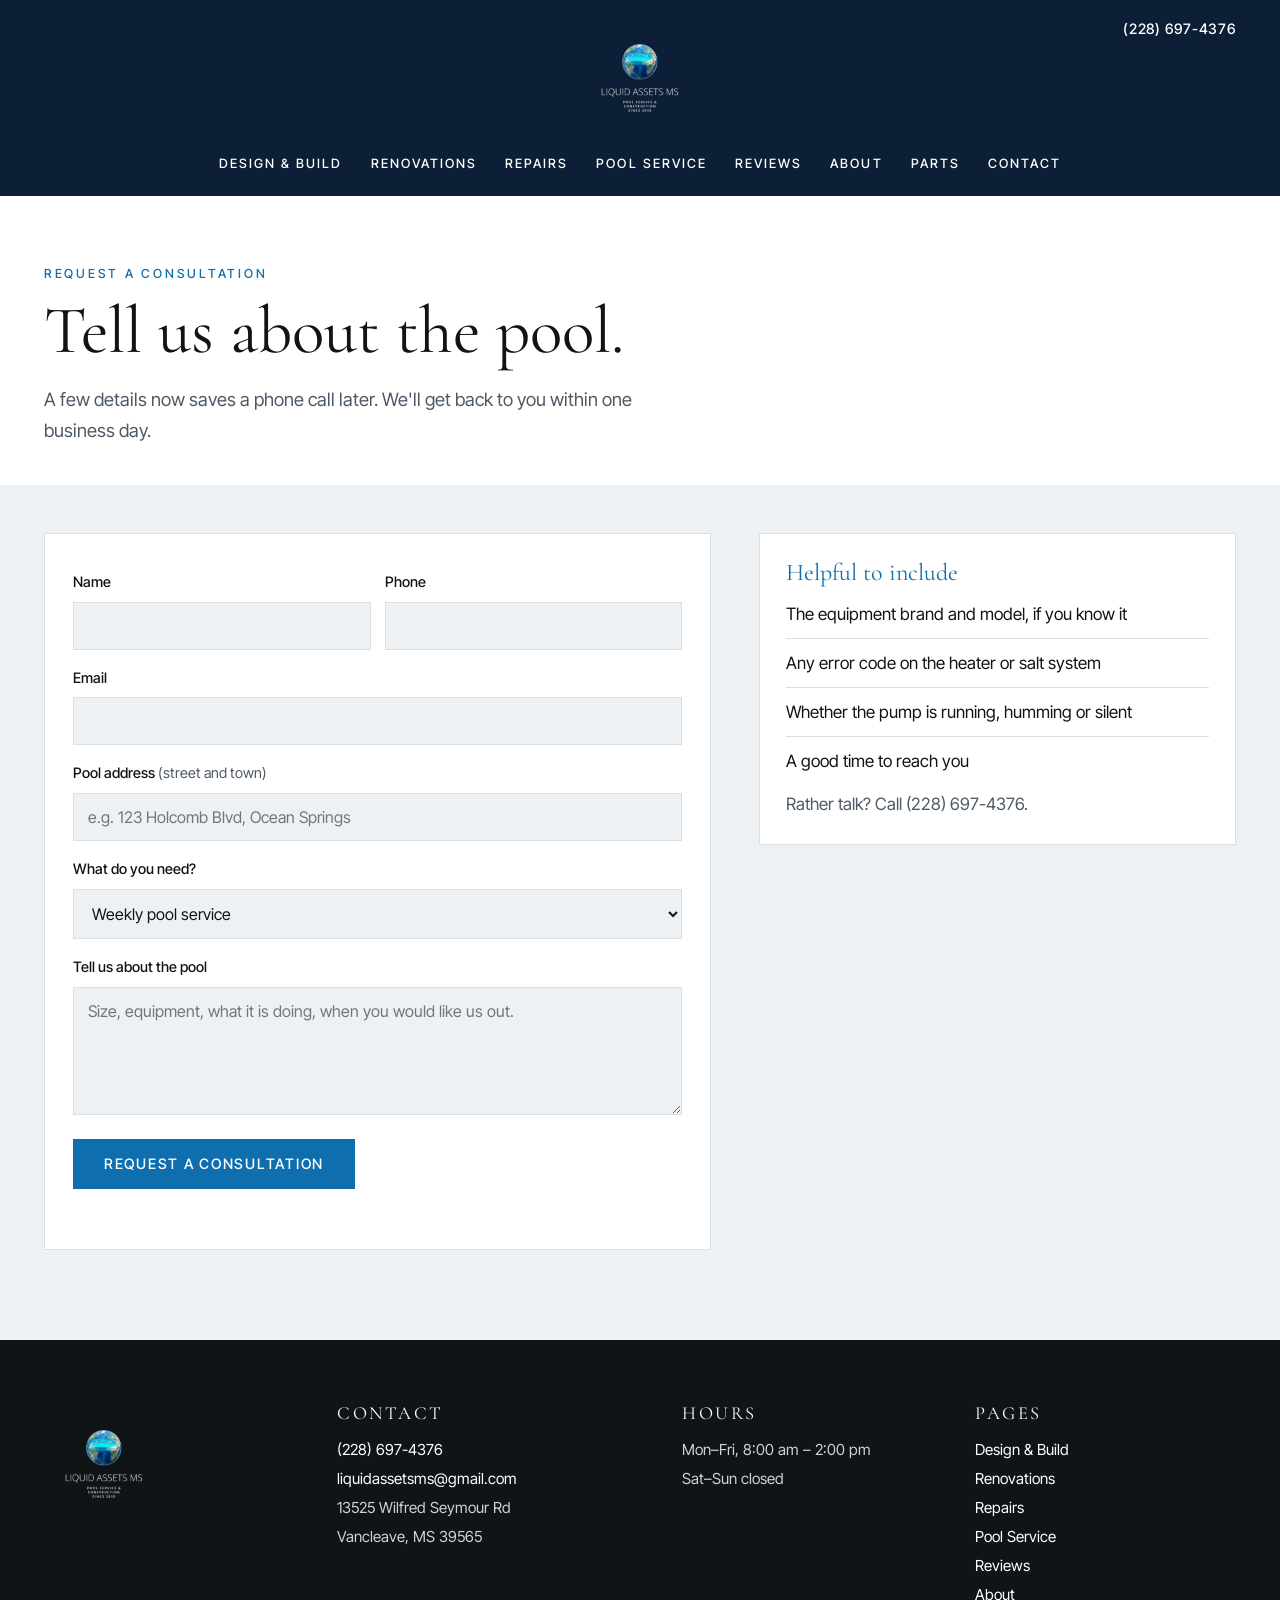
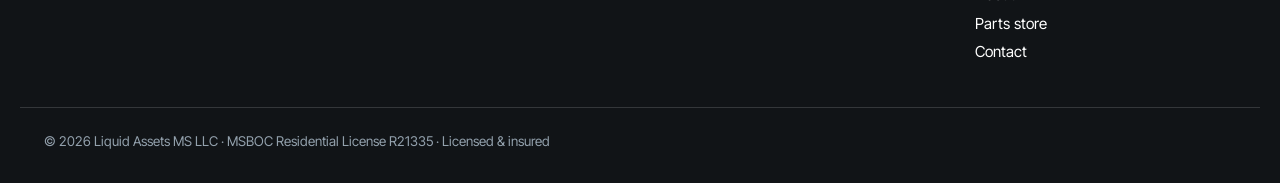
<file: request-a-consultation/index.html>
<!doctype html>
<html lang="en"><head><meta charset="utf-8"><meta name="viewport" content="width=device-width, initial-scale=1, viewport-fit=cover">
<title>Request a Consultation | Liquid Assets MS</title>
<meta name="description" content="Request a pool service, repair, renovation or construction consultation from Liquid Assets MS on the Mississippi Gulf Coast.">
<link rel="canonical" href="https://liquidassetsms.com/request-a-consultation/">
<meta property="og:title" content="Request a Consultation | Liquid Assets MS"><meta property="og:description" content="Request a pool service, repair, renovation or construction consultation from Liquid Assets MS on the Mississippi Gulf Coast.">
<meta property="og:type" content="website"><meta property="og:url" content="https://liquidassetsms.com/request-a-consultation/">
<meta property="og:image" content="https://liquidassetsms.com/img/spruill-spa-infinity-1600.jpg">
<link rel="icon" href="/img/favicon.png"><link rel="apple-touch-icon" href="/img/apple-touch-icon.png">
<link rel="preconnect" href="https://fonts.googleapis.com"><link rel="preconnect" href="https://fonts.gstatic.com" crossorigin>
<link rel="stylesheet" href="https://fonts.googleapis.com/css2?family=Cormorant+Garamond:wght@400;500&family=Inter+Tight:wght@400;500;600&display=swap">
<link rel="stylesheet" href="/style.css">
</head><body>
<a class="skip" href="#main">Skip to content</a>
<header class="top solid">
  <div class="wrap">
    <a class="brand" href="/"><img src="/img/logo-white.png" alt="Liquid Assets MS" width="200" height="200"><span>Liquid Assets MS</span></a>
    <nav class="nav" aria-label="Main"><a href="/new-construction/">Design & Build</a><a href="/pool-renovations/">Renovations</a><a href="/equipment-repairs-upgrades/">Repairs</a><a href="/pool-service/">Pool Service</a><a href="/reviews/">Reviews</a><a href="/about/">About</a><a href="https://parts.liquidassetsms.com/">Parts</a><a href="/contact/">Contact</a></nav>
    <div class="top-actions">
      <a class="tel" href="tel:+12286974376">(228) 697-4376</a>
      <button class="menu" type="button" aria-expanded="false" aria-controls="mnav">Menu</button>
    </div>
  </div>
  <nav id="mnav" class="mnav" hidden aria-label="Mobile"><a href="/new-construction/">Design & Build</a><a href="/pool-renovations/">Renovations</a><a href="/equipment-repairs-upgrades/">Repairs</a><a href="/pool-service/">Pool Service</a><a href="/reviews/">Reviews</a><a href="/about/">About</a><a href="https://parts.liquidassetsms.com/">Parts</a><a href="/contact/">Contact</a></nav>
</header>
<main id="main">
<section class="page-head plain">
  <div class="wrap"><p class="eyebrow">Request a consultation</p><h1>Tell us about the pool.</h1>
  <p class="lede">A few details now saves a phone call later. We'll get back to you within one business day.</p></div>
</section>
<section class="wrap contact-grid">
  <div>
<form class="form" action="https://formsubmit.co/liquidassetsms@gmail.com" method="POST" data-preview="0">
  <input type="hidden" name="_subject" value="Website consultation request">
  <input type="hidden" name="_template" value="table">
  <input type="hidden" name="_next" value="https://liquidassetsms.com/thanks/">
  <input type="text" name="_honey" class="honey" tabindex="-1" autocomplete="off" aria-hidden="true">
  <div class="two">
    <div><label for="f-name">Name</label><input id="f-name" name="name" autocomplete="name" required></div>
    <div><label for="f-phone">Phone</label><input id="f-phone" name="phone" type="tel" autocomplete="tel" required></div>
  </div>
  <label for="f-email">Email</label>
  <input id="f-email" name="email" type="email" autocomplete="email" required>
      <label for="f-address">Pool address <span class="opt">(street and town)</span></label>
      <input id="f-address" name="address" autocomplete="street-address" placeholder="e.g. 123 Holcomb Blvd, Ocean Springs">
      <label for="f-service">What do you need?</label>
      <select id="f-service" name="service">
        <option>Weekly pool service</option><option>Repair or equipment problem</option>
        <option>Equipment upgrade (pump, heater, salt, automation)</option><option>Renovation (plaster, tile, coping)</option>
        <option>New pool</option><option>Something else</option>
      </select>
  <label for="f-msg">Tell us about the pool</label>
  <textarea id="f-msg" name="message" rows="5" required placeholder="Size, equipment, what it is doing, when you would like us out."></textarea>
  <button class="btn" type="submit">Request a consultation</button>
  <p class="form-note" role="status"></p>
</form></div>
  <aside class="spec">
    <h2>Helpful to include</h2>
    <ul><li>The equipment brand and model, if you know it</li><li>Any error code on the heater or salt system</li><li>Whether the pump is running, humming or silent</li><li>A good time to reach you</li></ul>
    <p class="muted">Rather talk? Call (228) 697-4376.</p>
  </aside>
</section>
</main>
<footer class="foot">
  <div class="wrap foot-grid">
    <div><img src="/img/logo-white.png" alt="Liquid Assets MS, pool service and construction since 2015" width="120" height="120"></div>
    <div><h2>Contact</h2><p><a href="tel:+12286974376">(228) 697-4376</a><br><a href="mailto:liquidassetsms@gmail.com">liquidassetsms@gmail.com</a><br>13525 Wilfred Seymour Rd<br>Vancleave, MS 39565</p></div>
    <div><h2>Hours</h2><p>Mon–Fri, 8:00 am – 2:00 pm<br>Sat–Sun closed</p></div>
    <div><h2>Pages</h2><p><a href="/new-construction/">Design & Build</a><br><a href="/pool-renovations/">Renovations</a><br><a href="/equipment-repairs-upgrades/">Repairs</a><br><a href="/pool-service/">Pool Service</a><br><a href="/reviews/">Reviews</a><br><a href="/about/">About</a><br><a href="https://parts.liquidassetsms.com/">Parts store</a><br><a href="/contact/">Contact</a></p></div>
  </div>
  <div class="wrap fine">© <span id="yr">2026</span> Liquid Assets MS LLC · MSBOC Residential License R21335 · Licensed &amp; insured</div>
</footer>
<script>
document.getElementById('yr').textContent=new Date().getFullYear();
var m=document.querySelector('.menu'),mn=document.getElementById('mnav');
m.addEventListener('click',function(){var o=mn.hidden;mn.hidden=!o;m.setAttribute('aria-expanded',o);m.textContent=o?'Close':'Menu';});
document.querySelectorAll('form[data-preview="1"]').forEach(function(f){f.addEventListener('submit',function(e){e.preventDefault();f.querySelector('.form-note').textContent='Preview only: on the live site this sends to liquidassetsms@gmail.com.';});});
</script>
</body></html>
</file>
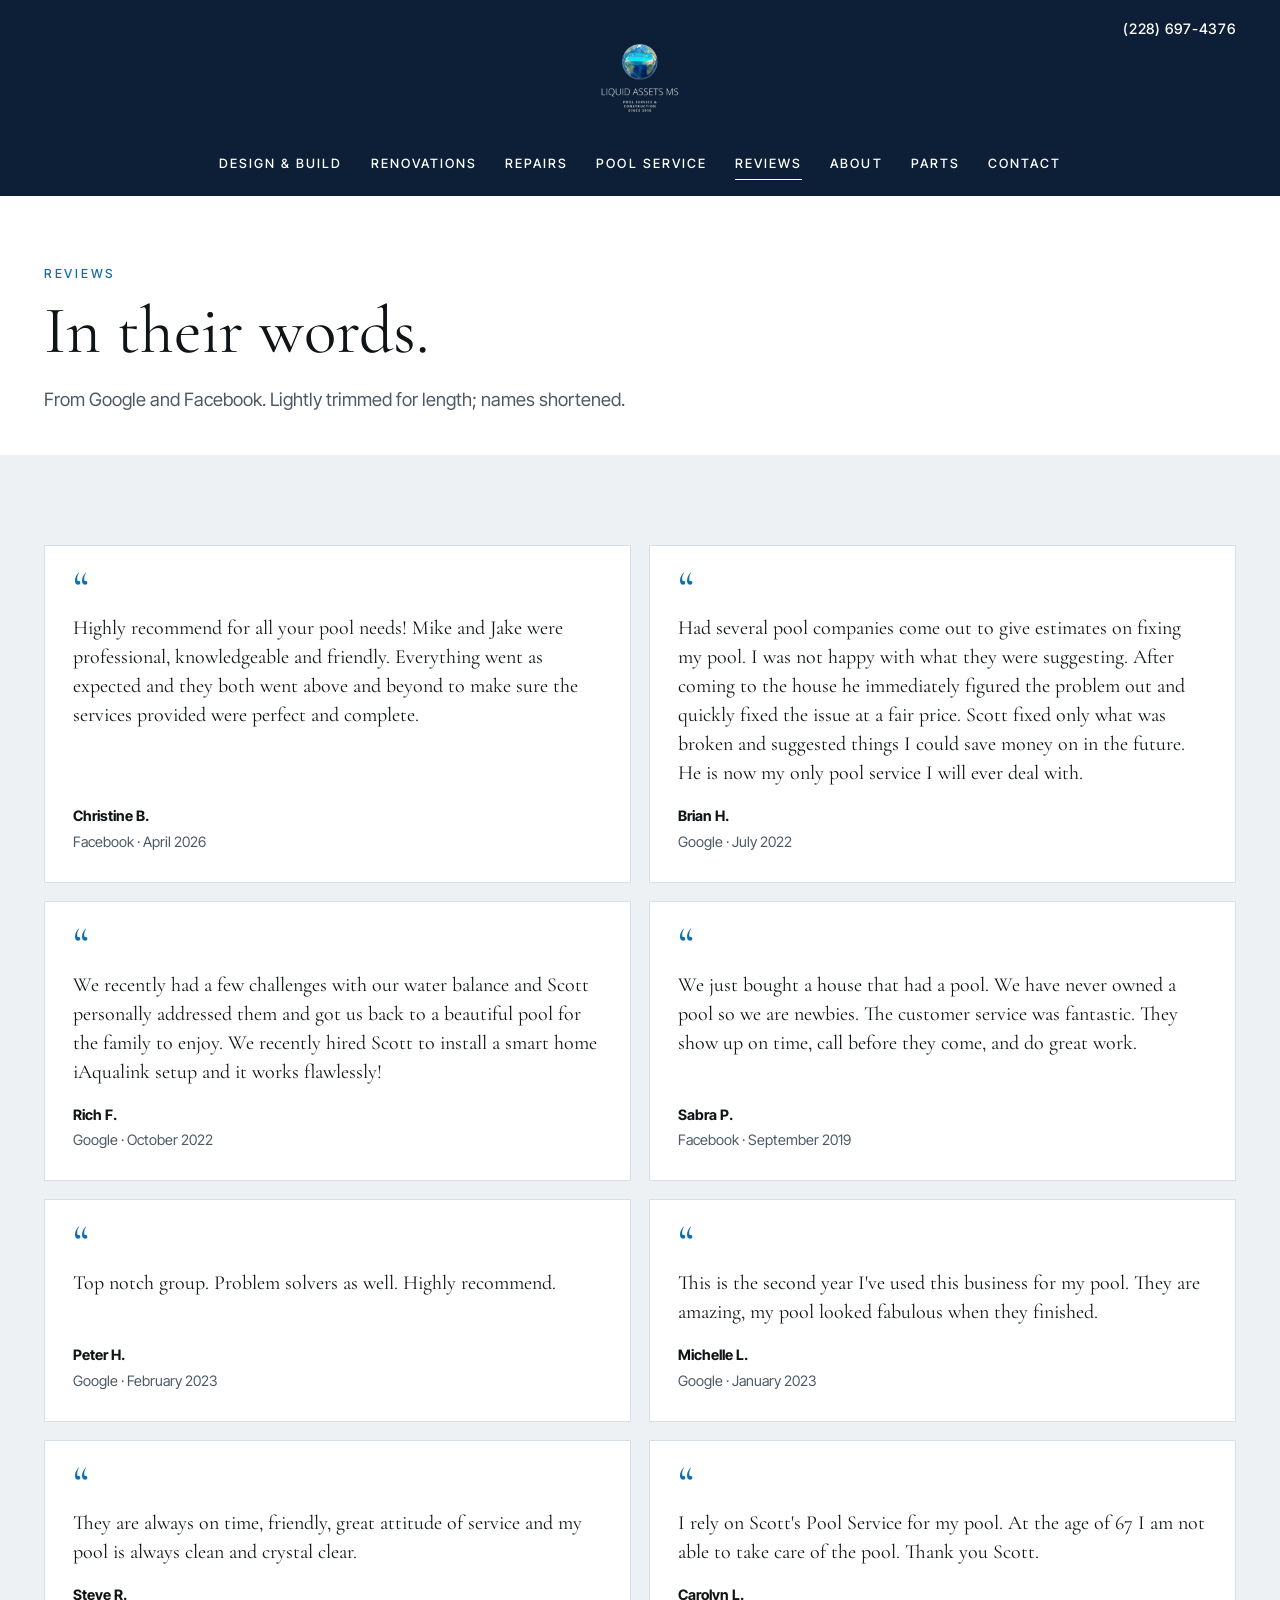
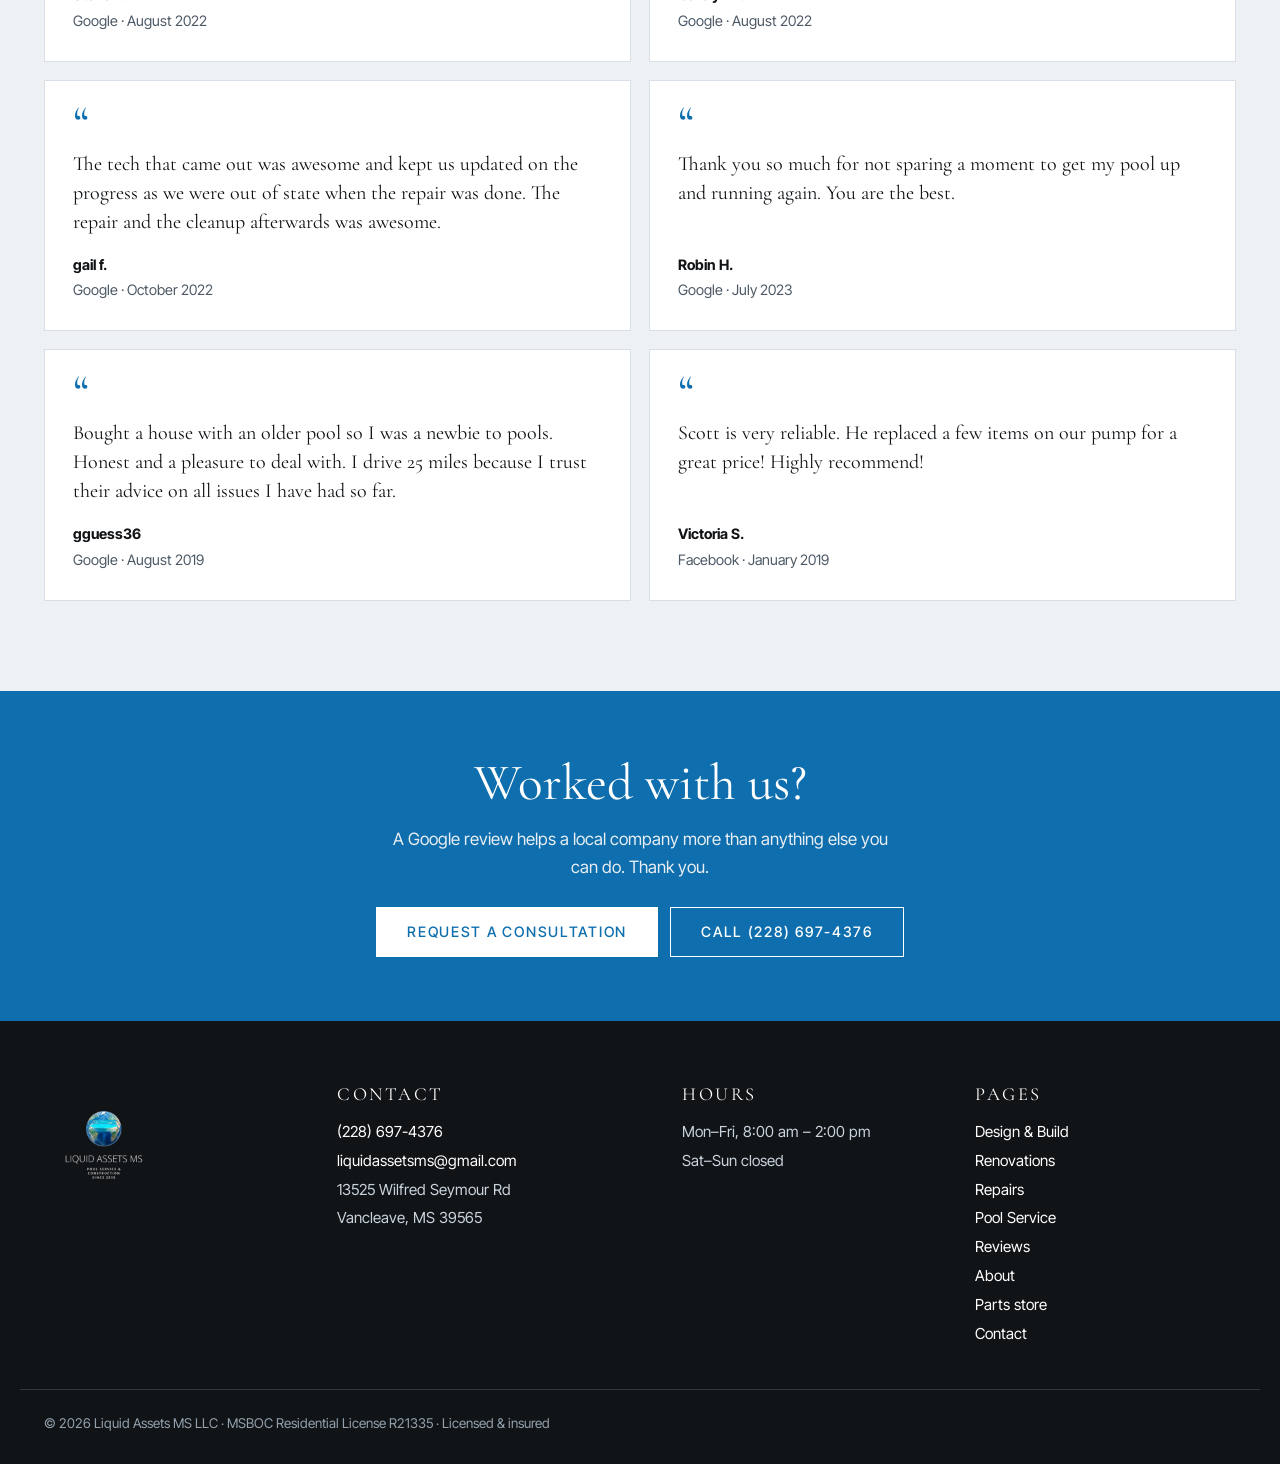
<file: reviews/index.html>
<!doctype html>
<html lang="en"><head><meta charset="utf-8"><meta name="viewport" content="width=device-width, initial-scale=1, viewport-fit=cover">
<title>Customer Reviews | Liquid Assets MS</title>
<meta name="description" content="Reviews of Liquid Assets MS pool service, repair and construction from customers on Google and Facebook.">
<link rel="canonical" href="https://liquidassetsms.com/reviews/">
<meta property="og:title" content="Customer Reviews | Liquid Assets MS"><meta property="og:description" content="Reviews of Liquid Assets MS pool service, repair and construction from customers on Google and Facebook.">
<meta property="og:type" content="website"><meta property="og:url" content="https://liquidassetsms.com/reviews/">
<meta property="og:image" content="https://liquidassetsms.com/img/spruill-spa-infinity-1600.jpg">
<link rel="icon" href="/img/favicon.png"><link rel="apple-touch-icon" href="/img/apple-touch-icon.png">
<link rel="preconnect" href="https://fonts.googleapis.com"><link rel="preconnect" href="https://fonts.gstatic.com" crossorigin>
<link rel="stylesheet" href="https://fonts.googleapis.com/css2?family=Cormorant+Garamond:wght@400;500&family=Inter+Tight:wght@400;500;600&display=swap">
<link rel="stylesheet" href="/style.css">
</head><body>
<a class="skip" href="#main">Skip to content</a>
<header class="top solid">
  <div class="wrap">
    <a class="brand" href="/"><img src="/img/logo-white.png" alt="Liquid Assets MS" width="200" height="200"><span>Liquid Assets MS</span></a>
    <nav class="nav" aria-label="Main"><a href="/new-construction/">Design & Build</a><a href="/pool-renovations/">Renovations</a><a href="/equipment-repairs-upgrades/">Repairs</a><a href="/pool-service/">Pool Service</a><a href="/reviews/" aria-current="page">Reviews</a><a href="/about/">About</a><a href="https://parts.liquidassetsms.com/">Parts</a><a href="/contact/">Contact</a></nav>
    <div class="top-actions">
      <a class="tel" href="tel:+12286974376">(228) 697-4376</a>
      <button class="menu" type="button" aria-expanded="false" aria-controls="mnav">Menu</button>
    </div>
  </div>
  <nav id="mnav" class="mnav" hidden aria-label="Mobile"><a href="/new-construction/">Design & Build</a><a href="/pool-renovations/">Renovations</a><a href="/equipment-repairs-upgrades/">Repairs</a><a href="/pool-service/">Pool Service</a><a href="/reviews/" aria-current="page">Reviews</a><a href="/about/">About</a><a href="https://parts.liquidassetsms.com/">Parts</a><a href="/contact/">Contact</a></nav>
</header>
<main id="main">
<section class="page-head plain">
  <div class="wrap">
    <p class="eyebrow">Reviews</p>
    <h1>In their words.</h1>
    <p class="lede">From Google and Facebook. Lightly trimmed for length; names shortened.</p>
  </div>
</section>
<section class="wrap section"><div class="reviews"><figure class="review"><blockquote>Highly recommend for all your pool needs! Mike and Jake were professional, knowledgeable and friendly. Everything went as expected and they both went above and beyond to make sure the services provided were perfect and complete.</blockquote><figcaption><strong>Christine B.</strong><span>Facebook · April 2026</span></figcaption></figure><figure class="review"><blockquote>Had several pool companies come out to give estimates on fixing my pool. I was not happy with what they were suggesting. After coming to the house he immediately figured the problem out and quickly fixed the issue at a fair price. Scott fixed only what was broken and suggested things I could save money on in the future. He is now my only pool service I will ever deal with.</blockquote><figcaption><strong>Brian H.</strong><span>Google · July 2022</span></figcaption></figure><figure class="review"><blockquote>We recently had a few challenges with our water balance and Scott personally addressed them and got us back to a beautiful pool for the family to enjoy. We recently hired Scott to install a smart home iAqualink setup and it works flawlessly!</blockquote><figcaption><strong>Rich F.</strong><span>Google · October 2022</span></figcaption></figure><figure class="review"><blockquote>We just bought a house that had a pool. We have never owned a pool so we are newbies. The customer service was fantastic. They show up on time, call before they come, and do great work.</blockquote><figcaption><strong>Sabra P.</strong><span>Facebook · September 2019</span></figcaption></figure><figure class="review"><blockquote>Top notch group. Problem solvers as well. Highly recommend.</blockquote><figcaption><strong>Peter H.</strong><span>Google · February 2023</span></figcaption></figure><figure class="review"><blockquote>This is the second year I've used this business for my pool. They are amazing, my pool looked fabulous when they finished.</blockquote><figcaption><strong>Michelle L.</strong><span>Google · January 2023</span></figcaption></figure><figure class="review"><blockquote>They are always on time, friendly, great attitude of service and my pool is always clean and crystal clear.</blockquote><figcaption><strong>Steve R.</strong><span>Google · August 2022</span></figcaption></figure><figure class="review"><blockquote>I rely on Scott's Pool Service for my pool. At the age of 67 I am not able to take care of the pool. Thank you Scott.</blockquote><figcaption><strong>Carolyn L.</strong><span>Google · August 2022</span></figcaption></figure><figure class="review"><blockquote>The tech that came out was awesome and kept us updated on the progress as we were out of state when the repair was done. The repair and the cleanup afterwards was awesome.</blockquote><figcaption><strong>gail f.</strong><span>Google · October 2022</span></figcaption></figure><figure class="review"><blockquote>Thank you so much for not sparing a moment to get my pool up and running again. You are the best.</blockquote><figcaption><strong>Robin H.</strong><span>Google · July 2023</span></figcaption></figure><figure class="review"><blockquote>Bought a house with an older pool so I was a newbie to pools. Honest and a pleasure to deal with. I drive 25 miles because I trust their advice on all issues I have had so far.</blockquote><figcaption><strong>gguess36</strong><span>Google · August 2019</span></figcaption></figure><figure class="review"><blockquote>Scott is very reliable. He replaced a few items on our pump for a great price! Highly recommend!</blockquote><figcaption><strong>Victoria S.</strong><span>Facebook · January 2019</span></figcaption></figure></div></section>

<section class="band">
  <div class="wrap band-inner">
    <div><h2>Worked with us?</h2><p>A Google review helps a local company more than anything else you can do. Thank you.</p></div>
    <div class="band-actions">
      <a class="btn btn-light" href="/request-a-consultation/">Request a consultation</a>
      <a class="btn btn-ghost-light" href="tel:+12286974376">Call (228) 697-4376</a>
    </div>
  </div>
</section>
</main>
<footer class="foot">
  <div class="wrap foot-grid">
    <div><img src="/img/logo-white.png" alt="Liquid Assets MS, pool service and construction since 2015" width="120" height="120"></div>
    <div><h2>Contact</h2><p><a href="tel:+12286974376">(228) 697-4376</a><br><a href="mailto:liquidassetsms@gmail.com">liquidassetsms@gmail.com</a><br>13525 Wilfred Seymour Rd<br>Vancleave, MS 39565</p></div>
    <div><h2>Hours</h2><p>Mon–Fri, 8:00 am – 2:00 pm<br>Sat–Sun closed</p></div>
    <div><h2>Pages</h2><p><a href="/new-construction/">Design & Build</a><br><a href="/pool-renovations/">Renovations</a><br><a href="/equipment-repairs-upgrades/">Repairs</a><br><a href="/pool-service/">Pool Service</a><br><a href="/reviews/">Reviews</a><br><a href="/about/">About</a><br><a href="https://parts.liquidassetsms.com/">Parts store</a><br><a href="/contact/">Contact</a></p></div>
  </div>
  <div class="wrap fine">© <span id="yr">2026</span> Liquid Assets MS LLC · MSBOC Residential License R21335 · Licensed &amp; insured</div>
</footer>
<script>
document.getElementById('yr').textContent=new Date().getFullYear();
var m=document.querySelector('.menu'),mn=document.getElementById('mnav');
m.addEventListener('click',function(){var o=mn.hidden;mn.hidden=!o;m.setAttribute('aria-expanded',o);m.textContent=o?'Close':'Menu';});
document.querySelectorAll('form[data-preview="1"]').forEach(function(f){f.addEventListener('submit',function(e){e.preventDefault();f.querySelector('.form-note').textContent='Preview only: on the live site this sends to liquidassetsms@gmail.com.';});});
</script>
</body></html>
</file>
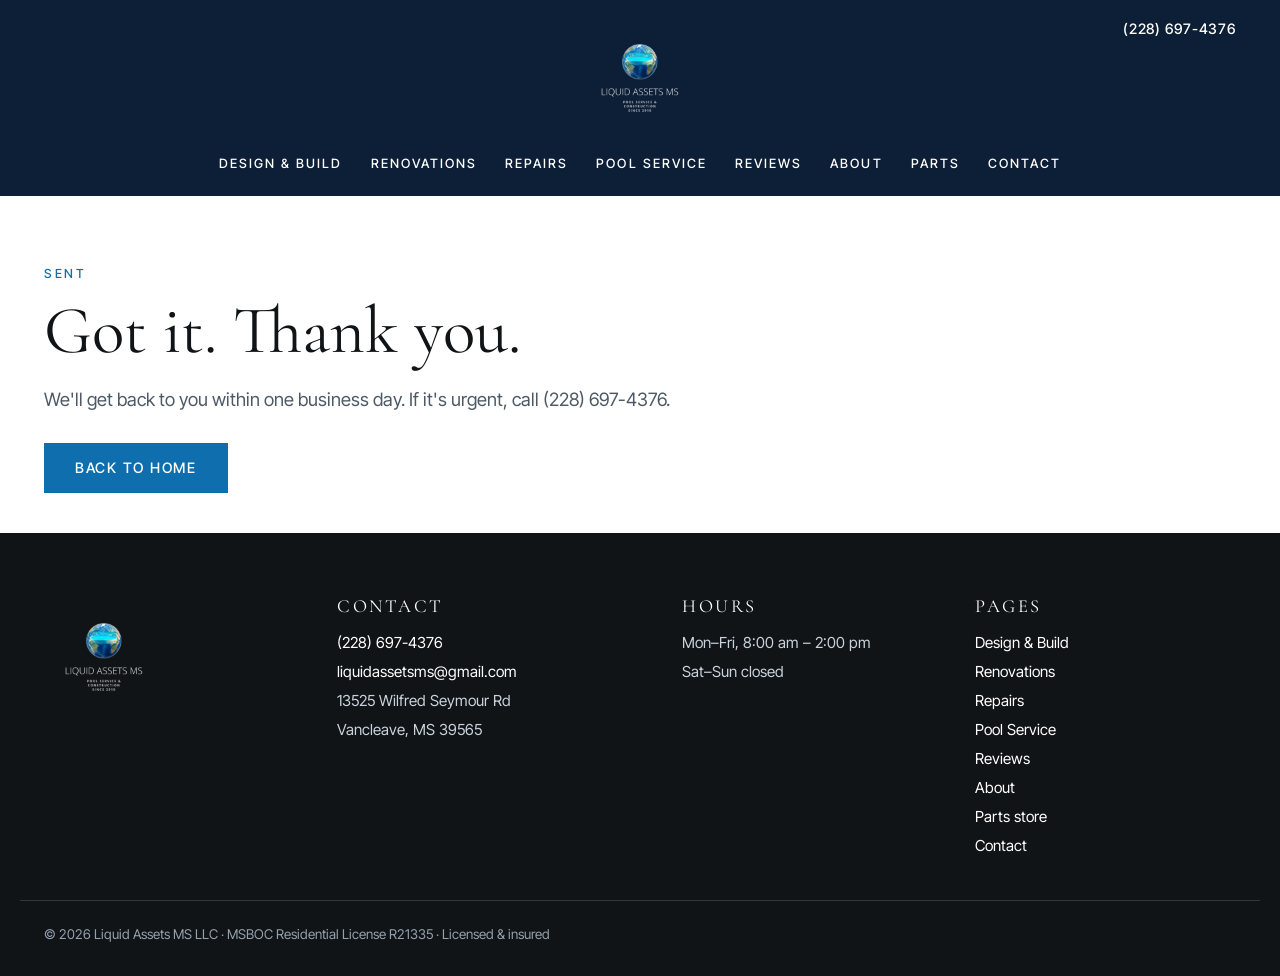
<file: thanks/index.html>
<!doctype html>
<html lang="en"><head><meta charset="utf-8"><meta name="viewport" content="width=device-width, initial-scale=1, viewport-fit=cover">
<title>Message Sent | Liquid Assets MS</title>
<meta name="description" content="Thanks for contacting Liquid Assets MS.">
<link rel="canonical" href="https://liquidassetsms.com/thanks/"><meta name="robots" content="noindex">
<meta property="og:title" content="Message Sent | Liquid Assets MS"><meta property="og:description" content="Thanks for contacting Liquid Assets MS.">
<meta property="og:type" content="website"><meta property="og:url" content="https://liquidassetsms.com/thanks/">
<meta property="og:image" content="https://liquidassetsms.com/img/spruill-spa-infinity-1600.jpg">
<link rel="icon" href="/img/favicon.png"><link rel="apple-touch-icon" href="/img/apple-touch-icon.png">
<link rel="preconnect" href="https://fonts.googleapis.com"><link rel="preconnect" href="https://fonts.gstatic.com" crossorigin>
<link rel="stylesheet" href="https://fonts.googleapis.com/css2?family=Cormorant+Garamond:wght@400;500&family=Inter+Tight:wght@400;500;600&display=swap">
<link rel="stylesheet" href="/style.css">
</head><body>
<a class="skip" href="#main">Skip to content</a>
<header class="top solid">
  <div class="wrap">
    <a class="brand" href="/"><img src="/img/logo-white.png" alt="Liquid Assets MS" width="200" height="200"><span>Liquid Assets MS</span></a>
    <nav class="nav" aria-label="Main"><a href="/new-construction/">Design & Build</a><a href="/pool-renovations/">Renovations</a><a href="/equipment-repairs-upgrades/">Repairs</a><a href="/pool-service/">Pool Service</a><a href="/reviews/">Reviews</a><a href="/about/">About</a><a href="https://parts.liquidassetsms.com/">Parts</a><a href="/contact/">Contact</a></nav>
    <div class="top-actions">
      <a class="tel" href="tel:+12286974376">(228) 697-4376</a>
      <button class="menu" type="button" aria-expanded="false" aria-controls="mnav">Menu</button>
    </div>
  </div>
  <nav id="mnav" class="mnav" hidden aria-label="Mobile"><a href="/new-construction/">Design & Build</a><a href="/pool-renovations/">Renovations</a><a href="/equipment-repairs-upgrades/">Repairs</a><a href="/pool-service/">Pool Service</a><a href="/reviews/">Reviews</a><a href="/about/">About</a><a href="https://parts.liquidassetsms.com/">Parts</a><a href="/contact/">Contact</a></nav>
</header>
<main id="main">
<section class="page-head plain"><div class="wrap"><p class="eyebrow">Sent</p><h1>Got it. Thank you.</h1>
<p class="lede">We'll get back to you within one business day. If it's urgent, call (228) 697-4376.</p>
<div class="actions"><a class="btn" href="/">Back to home</a></div></div></section></main>
<footer class="foot">
  <div class="wrap foot-grid">
    <div><img src="/img/logo-white.png" alt="Liquid Assets MS, pool service and construction since 2015" width="120" height="120"></div>
    <div><h2>Contact</h2><p><a href="tel:+12286974376">(228) 697-4376</a><br><a href="mailto:liquidassetsms@gmail.com">liquidassetsms@gmail.com</a><br>13525 Wilfred Seymour Rd<br>Vancleave, MS 39565</p></div>
    <div><h2>Hours</h2><p>Mon–Fri, 8:00 am – 2:00 pm<br>Sat–Sun closed</p></div>
    <div><h2>Pages</h2><p><a href="/new-construction/">Design & Build</a><br><a href="/pool-renovations/">Renovations</a><br><a href="/equipment-repairs-upgrades/">Repairs</a><br><a href="/pool-service/">Pool Service</a><br><a href="/reviews/">Reviews</a><br><a href="/about/">About</a><br><a href="https://parts.liquidassetsms.com/">Parts store</a><br><a href="/contact/">Contact</a></p></div>
  </div>
  <div class="wrap fine">© <span id="yr">2026</span> Liquid Assets MS LLC · MSBOC Residential License R21335 · Licensed &amp; insured</div>
</footer>
<script>
document.getElementById('yr').textContent=new Date().getFullYear();
var m=document.querySelector('.menu'),mn=document.getElementById('mnav');
m.addEventListener('click',function(){var o=mn.hidden;mn.hidden=!o;m.setAttribute('aria-expanded',o);m.textContent=o?'Close':'Menu';});
document.querySelectorAll('form[data-preview="1"]').forEach(function(f){f.addEventListener('submit',function(e){e.preventDefault();f.querySelector('.form-note').textContent='Preview only: on the live site this sends to liquidassetsms@gmail.com.';});});
</script>
</body></html>
</file>
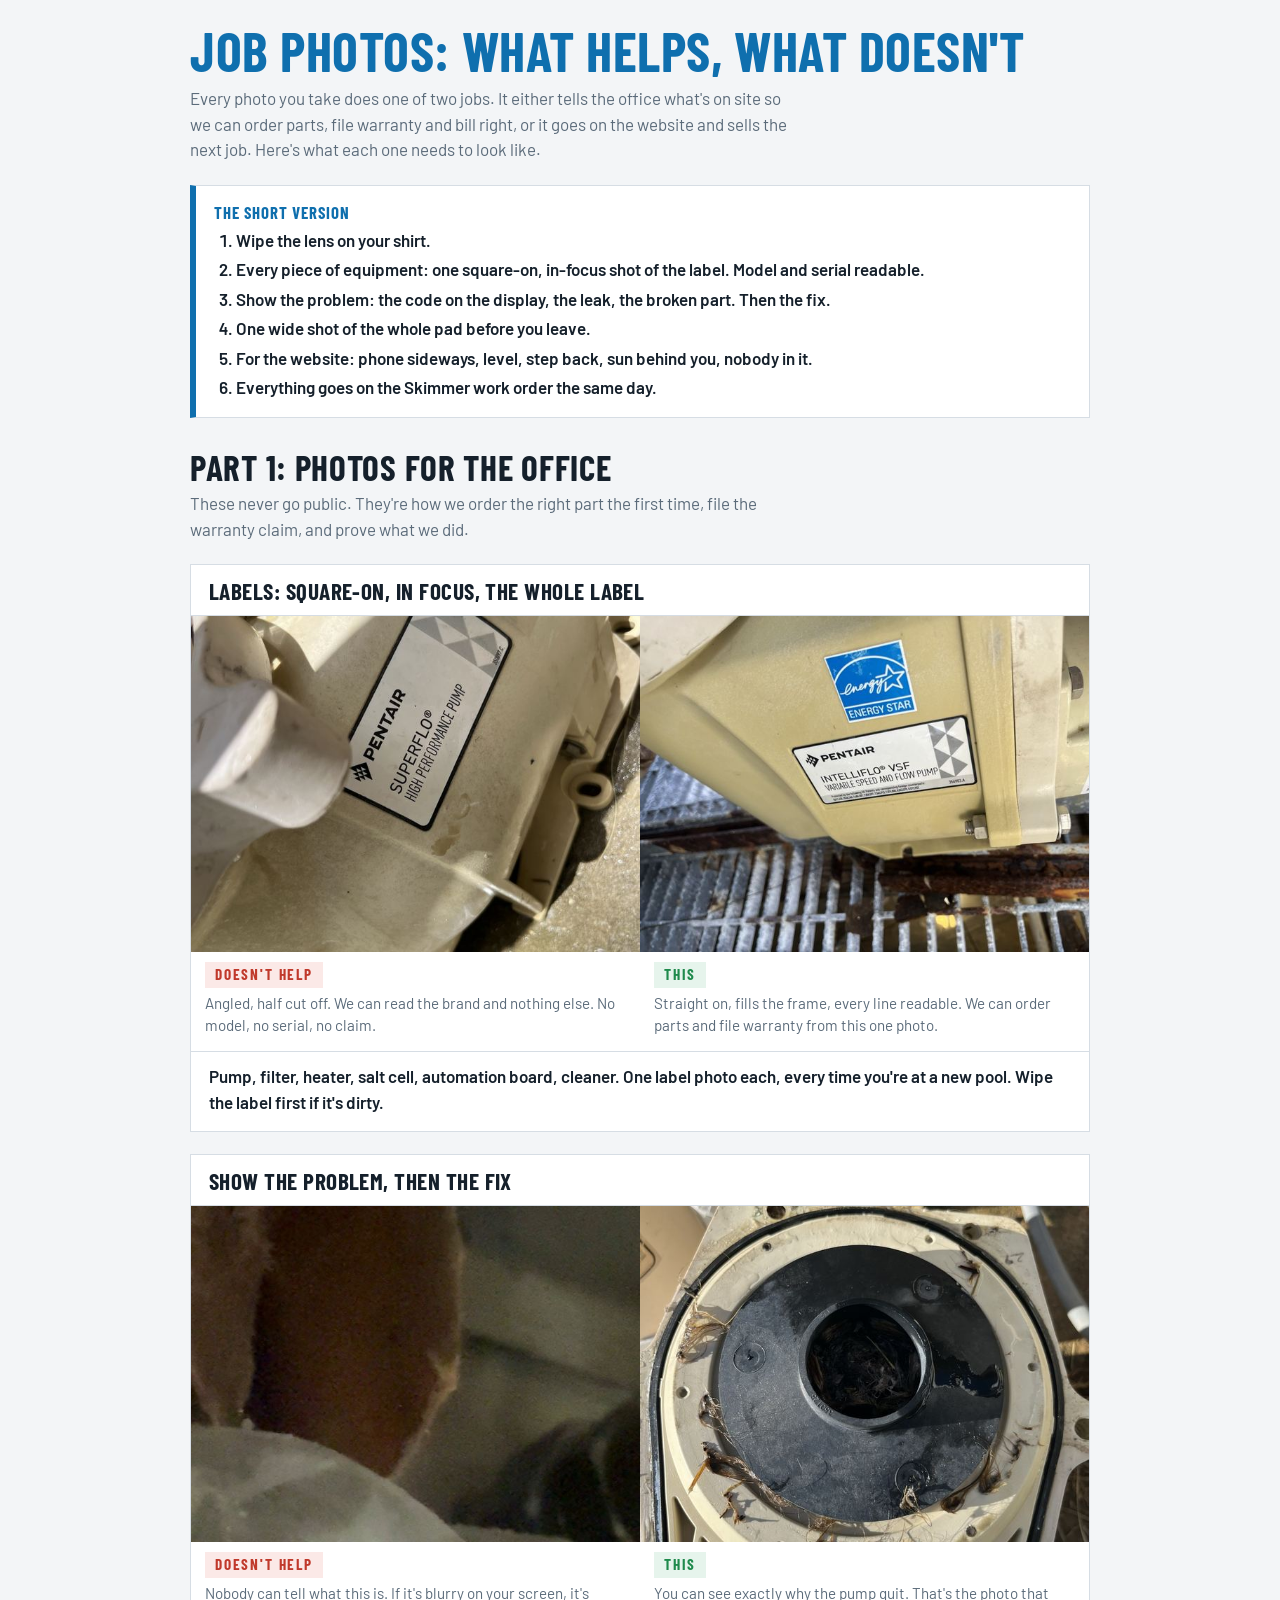
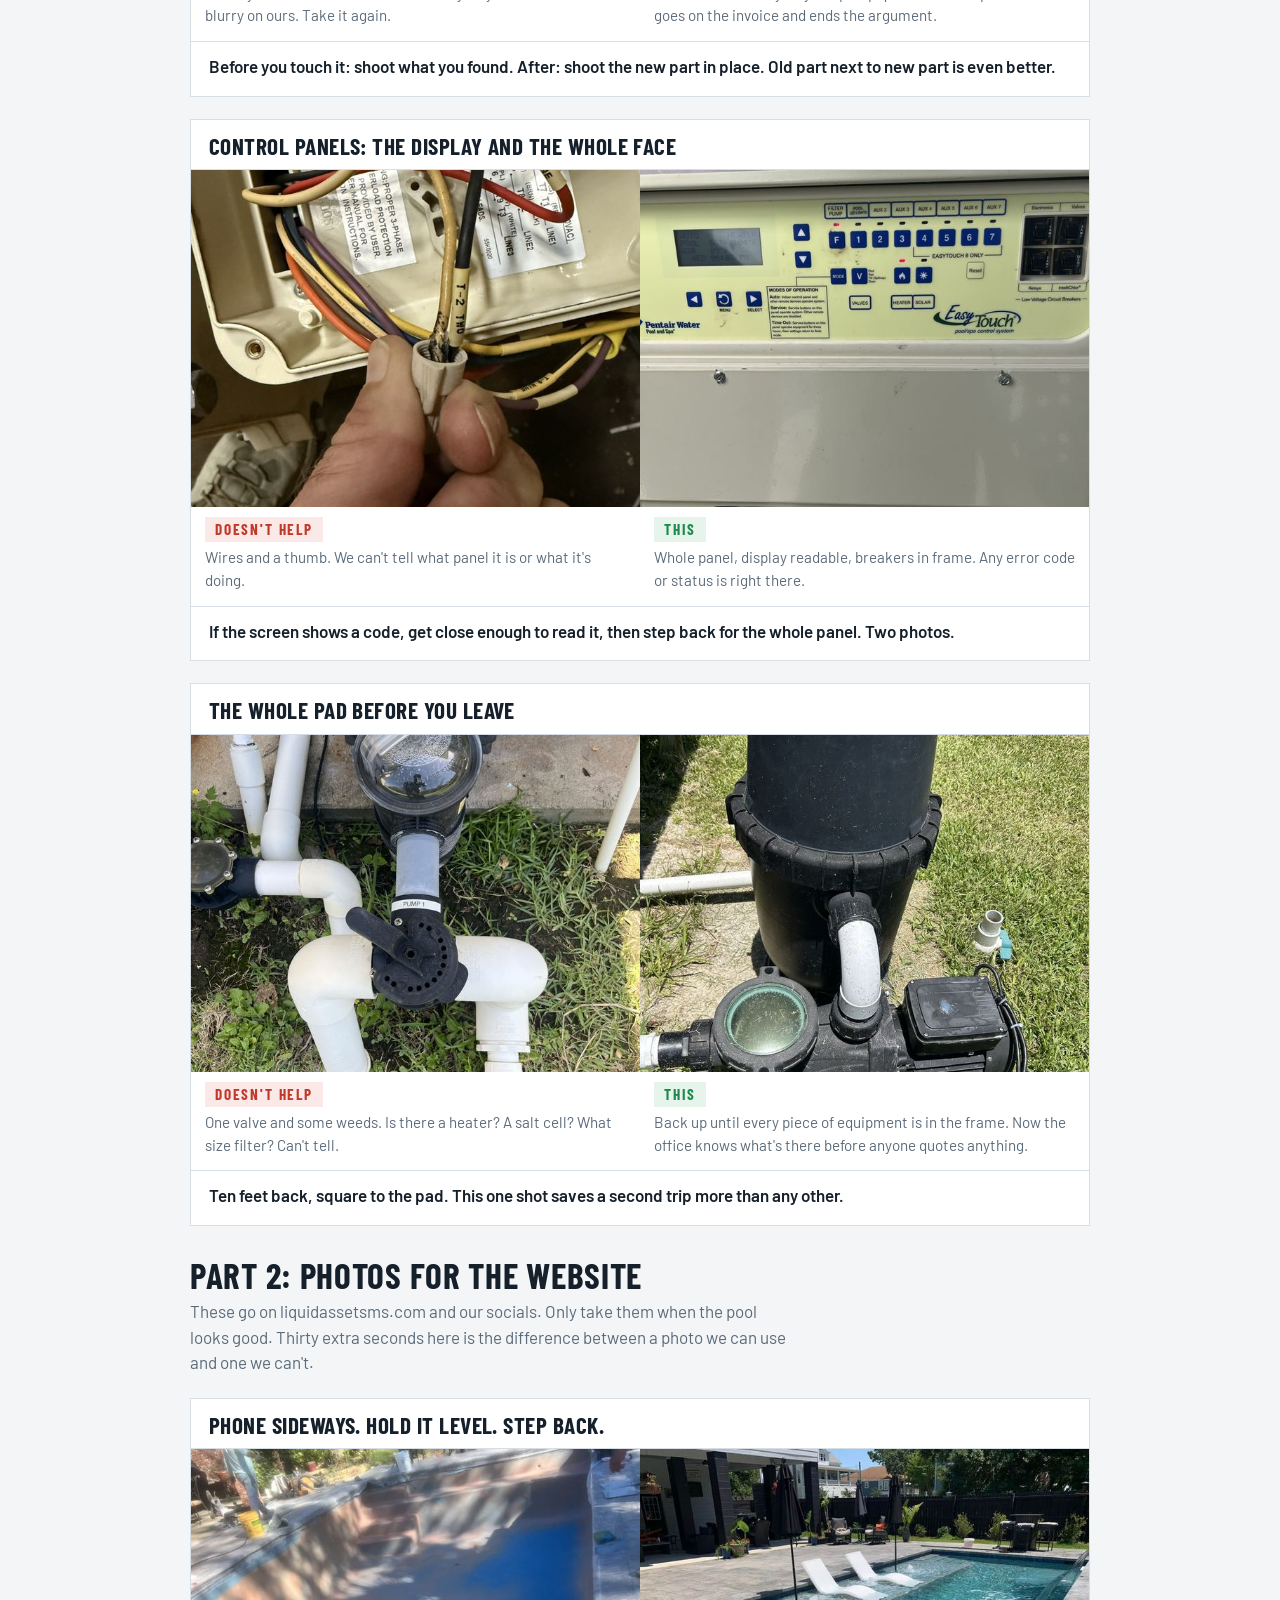
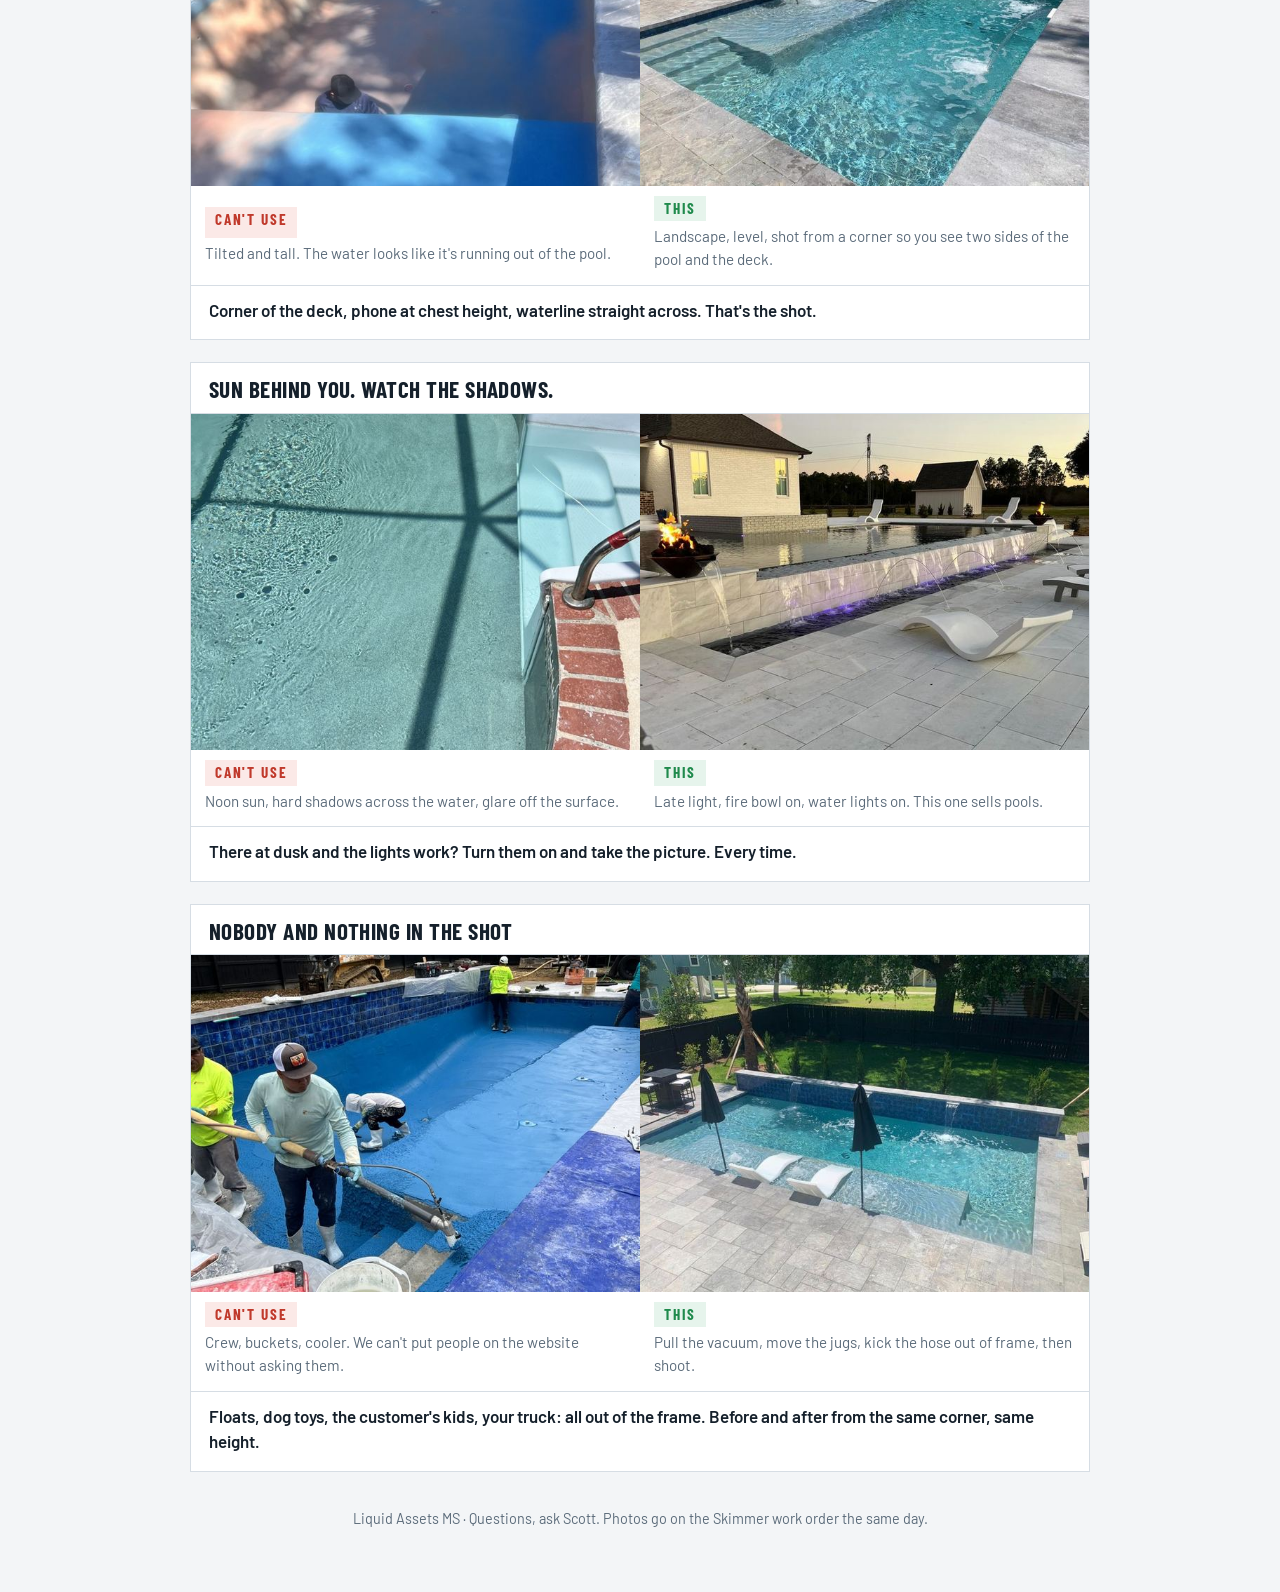
<file: crew/photo-rules/index.html>
<!doctype html>
<html lang="en"><head><meta charset="utf-8"><meta name="viewport" content="width=device-width, initial-scale=1"><meta name="robots" content="noindex">
<title>Liquid Assets Photo Rules</title>
<link rel="stylesheet" href="https://fonts.googleapis.com/css2?family=Barlow+Condensed:wght@600;700&family=Barlow:wght@400;600&display=swap">
</head><body><style>
/* Layout: a jobsite card. One rule per row, bad shot left, good shot right, big verdict stamps. Reads on a phone in a truck. */
:root {
  --bg: #f3f5f7; --card: #ffffff; --fg: #15202b; --mute: #5b6b7a; --line: #d6dde4;
  --pool: #0f6fae; --bad: #c0392b; --good: #1f8a4c; --bad-bg: #fbe9e7; --good-bg: #e6f4ec;
  --display: "Barlow Condensed", "Arial Narrow", Impact, sans-serif; --body: "Barlow", "Helvetica Neue", Arial, sans-serif;
}
@media (prefers-color-scheme: dark) { :root:not([data-theme="light"]) { --bg: #0e151c; --card: #17222c; --fg: #eef3f7; --mute: #9fb0bf; --line: #2a3a48; --pool: #5ab3ea; --bad: #ff7b6b; --good: #4fcf84; --bad-bg: #3a1f1c; --good-bg: #163325; color-scheme: dark } }
:root[data-theme="dark"] { --bg: #0e151c; --card: #17222c; --fg: #eef3f7; --mute: #9fb0bf; --line: #2a3a48; --pool: #5ab3ea; --bad: #ff7b6b; --good: #4fcf84; --bad-bg: #3a1f1c; --good-bg: #163325; color-scheme: dark }
* { box-sizing: border-box; }
body { margin: 0; background: var(--bg); color: var(--fg); font: 400 17px/1.5 var(--body); padding-block: 24px 48px; padding-inline: 16px; }
.wrap { max-width: 900px; margin-inline: auto; display: grid; gap: 22px; }
header h1 { font: 700 clamp(2.2rem, 7vw, 3.4rem)/1 var(--display); text-transform: uppercase; letter-spacing: .01em; margin: 0; color: var(--pool); text-wrap: balance; }
header p { margin: 8px 0 0; color: var(--mute); max-width: 60ch; }
.short { background: var(--card); border: 1px solid var(--line); border-left: 6px solid var(--pool); padding: 16px 18px; display: grid; gap: 6px; }
.short strong { font: 700 1.05rem var(--display); text-transform: uppercase; letter-spacing: .06em; color: var(--pool); }
.short ol { margin: 0; padding-left: 22px; display: grid; gap: 4px; font-weight: 600; }
.part { display: grid; gap: 6px; margin-top: 10px; }
.part h2 { margin: 0; font: 700 clamp(1.6rem, 5vw, 2.2rem)/1 var(--display); text-transform: uppercase; letter-spacing: .02em; }
.part p { margin: 0; color: var(--mute); max-width: 60ch; }
.rule { background: var(--card); border: 1px solid var(--line); overflow: hidden; }
.rule h3 { margin: 0; padding: 14px 18px 10px; font: 700 1.45rem/1.1 var(--display); text-transform: uppercase; letter-spacing: .02em; border-bottom: 1px solid var(--line); }
.pair { display: grid; grid-template-columns: 1fr 1fr; }
.shot { display: grid; grid-template-rows: auto auto; min-width: 0; margin: 0; }
.shot img { width: 100%; aspect-ratio: 4 / 3; object-fit: cover; display: block; max-width: 100%; }
.shot figcaption { padding: 10px 14px 14px; font-size: .95rem; display: grid; gap: 4px; }
.stamp { font: 700 .95rem/1 var(--display); text-transform: uppercase; letter-spacing: .12em; padding: 5px 10px; width: max-content; }
.bad .stamp { background: var(--bad-bg); color: var(--bad); }
.good .stamp { background: var(--good-bg); color: var(--good); }
.shot p { margin: 0; color: var(--mute); }
.tip { margin: 0; padding: 12px 18px 16px; border-top: 1px solid var(--line); font-weight: 600; }
.foot { color: var(--mute); font-size: .9rem; text-align: center; }
@media (max-width: 560px) { .pair { grid-template-columns: 1fr; } .bad { border-bottom: 1px solid var(--line); } }
</style>

<div class="wrap">
  <header>
    <h1>Job photos: what helps, what doesn't</h1>
    <p>Every photo you take does one of two jobs. It either tells the office what's on site so we can order parts, file warranty and bill right, or it goes on the website and sells the next job. Here's what each one needs to look like.</p>
  </header>

  <section class="short">
    <strong>The short version</strong>
    <ol>
      <li>Wipe the lens on your shirt.</li>
      <li>Every piece of equipment: one square-on, in-focus shot of the label. Model and serial readable.</li>
      <li>Show the problem: the code on the display, the leak, the broken part. Then the fix.</li>
      <li>One wide shot of the whole pad before you leave.</li>
      <li>For the website: phone sideways, level, step back, sun behind you, nobody in it.</li>
      <li>Everything goes on the Skimmer work order the same day.</li>
    </ol>
  </section>

  <div class="part">
    <h2>Part 1: Photos for the office</h2>
    <p>These never go public. They're how we order the right part the first time, file the warranty claim, and prove what we did.</p>
  </div>

  <section class="rule">
    <h3>Labels: square-on, in focus, the whole label</h3>
    <div class="pair">
      <figure class="shot bad"><img src="img/bad-label.jpg" alt="Pump label shot at an angle with half of it out of frame"><figcaption><span class="stamp">Doesn't help</span><p>Angled, half cut off. We can read the brand and nothing else. No model, no serial, no claim.</p></figcaption></figure>
      <figure class="shot good"><img src="img/good-label.jpg" alt="Pentair IntelliFlo VSF label, straight on and readable"><figcaption><span class="stamp">This</span><p>Straight on, fills the frame, every line readable. We can order parts and file warranty from this one photo.</p></figcaption></figure>
    </div>
    <p class="tip">Pump, filter, heater, salt cell, automation board, cleaner. One label photo each, every time you're at a new pool. Wipe the label first if it's dirty.</p>
  </section>

  <section class="rule">
    <h3>Show the problem, then the fix</h3>
    <div class="pair">
      <figure class="shot bad"><img src="img/bad-blur.jpg" alt="Blurry close-up with nothing identifiable"><figcaption><span class="stamp">Doesn't help</span><p>Nobody can tell what this is. If it's blurry on your screen, it's blurry on ours. Take it again.</p></figcaption></figure>
      <figure class="shot good"><img src="img/good-oldpart.jpg" alt="Open pump housing packed with dead insects and debris"><figcaption><span class="stamp">This</span><p>You can see exactly why the pump quit. That's the photo that goes on the invoice and ends the argument.</p></figcaption></figure>
    </div>
    <p class="tip">Before you touch it: shoot what you found. After: shoot the new part in place. Old part next to new part is even better.</p>
  </section>

  <section class="rule">
    <h3>Control panels: the display and the whole face</h3>
    <div class="pair">
      <figure class="shot bad"><img src="img/bad-closeup.jpg" alt="Close-up of wiring inside a box with a hand in the way"><figcaption><span class="stamp">Doesn't help</span><p>Wires and a thumb. We can't tell what panel it is or what it's doing.</p></figcaption></figure>
      <figure class="shot good"><img src="img/good-code.jpg" alt="Pentair EasyTouch control panel, whole face with the display readable"><figcaption><span class="stamp">This</span><p>Whole panel, display readable, breakers in frame. Any error code or status is right there.</p></figcaption></figure>
    </div>
    <p class="tip">If the screen shows a code, get close enough to read it, then step back for the whole panel. Two photos.</p>
  </section>

  <section class="rule">
    <h3>The whole pad before you leave</h3>
    <div class="pair">
      <figure class="shot bad"><img src="img/bad-pad.jpg" alt="Close-up of pump plumbing in the weeds"><figcaption><span class="stamp">Doesn't help</span><p>One valve and some weeds. Is there a heater? A salt cell? What size filter? Can't tell.</p></figcaption></figure>
      <figure class="shot good"><img src="img/good-pad.jpg" alt="Filter and pump on the pad, shot from the front"><figcaption><span class="stamp">This</span><p>Back up until every piece of equipment is in the frame. Now the office knows what's there before anyone quotes anything.</p></figcaption></figure>
    </div>
    <p class="tip">Ten feet back, square to the pad. This one shot saves a second trip more than any other.</p>
  </section>

  <div class="part">
    <h2>Part 2: Photos for the website</h2>
    <p>These go on liquidassetsms.com and our socials. Only take them when the pool looks good. Thirty extra seconds here is the difference between a photo we can use and one we can't.</p>
  </div>

  <section class="rule">
    <h3>Phone sideways. Hold it level. Step back.</h3>
    <div class="pair">
      <figure class="shot bad"><img src="img/bad-tilt.jpg" alt="Tilted, tall shot of a pool shell"><figcaption><span class="stamp">Can't use</span><p>Tilted and tall. The water looks like it's running out of the pool.</p></figcaption></figure>
      <figure class="shot good"><img src="img/good-angle.jpg" alt="Level landscape shot of a pool from the corner of the deck"><figcaption><span class="stamp">This</span><p>Landscape, level, shot from a corner so you see two sides of the pool and the deck.</p></figcaption></figure>
    </div>
    <p class="tip">Corner of the deck, phone at chest height, waterline straight across. That's the shot.</p>
  </section>

  <section class="rule">
    <h3>Sun behind you. Watch the shadows.</h3>
    <div class="pair">
      <figure class="shot bad"><img src="img/bad-shadow.jpg" alt="Pool with hard shadows and glare across the water"><figcaption><span class="stamp">Can't use</span><p>Noon sun, hard shadows across the water, glare off the surface.</p></figcaption></figure>
      <figure class="shot good"><img src="img/good-light.jpg" alt="Pool at dusk with the fire bowl and lights on"><figcaption><span class="stamp">This</span><p>Late light, fire bowl on, water lights on. This one sells pools.</p></figcaption></figure>
    </div>
    <p class="tip">There at dusk and the lights work? Turn them on and take the picture. Every time.</p>
  </section>

  <section class="rule">
    <h3>Nobody and nothing in the shot</h3>
    <div class="pair">
      <figure class="shot bad"><img src="img/bad-people.jpg" alt="Crew working in a drained pool with buckets and a cooler"><figcaption><span class="stamp">Can't use</span><p>Crew, buckets, cooler. We can't put people on the website without asking them.</p></figcaption></figure>
      <figure class="shot good"><img src="img/good-wide.jpg" alt="Finished pool with a clean deck and nothing in the way"><figcaption><span class="stamp">This</span><p>Pull the vacuum, move the jugs, kick the hose out of frame, then shoot.</p></figcaption></figure>
    </div>
    <p class="tip">Floats, dog toys, the customer's kids, your truck: all out of the frame. Before and after from the same corner, same height.</p>
  </section>

  <p class="foot">Liquid Assets MS · Questions, ask Scott. Photos go on the Skimmer work order the same day.</p>
</div>

</body></html>
</file>
<file: style.css>
/* Liquid Assets MS: light editorial theme (2026-10-06, Scott: "that is the kind of website I need").
   Full-bleed photo hero with the logo and nav floating over it, serif display type, white and pale-blue
   bands, alternating photo rows. Inner pages share the same type, colors and nav on a solid navy bar. */
:root {
  --blue: #0f6fae;
  --blue-deep: #0b5587;
  --pale: #9cc0de;
  --paper: #eef1f4;
  --white: #ffffff;
  --navy: #0d1f36;
  --ink: #111417;
  --muted: #4d5a66;
  --line: #d8dfe6;
  --display: "Cormorant Garamond", "Times New Roman", serif;
  --body: "Inter Tight", "Helvetica Neue", Arial, sans-serif;
}
* { box-sizing: border-box; }
html { scroll-behavior: smooth; }
body { margin: 0; background: var(--paper); color: var(--ink); font: 400 17px/1.65 var(--body); }
[hidden] { display: none !important; }
img { max-width: 100%; height: auto; display: block; }
a { color: var(--blue); text-decoration: none; }
a:hover { text-decoration: underline; }
:focus-visible { outline: 2px solid var(--blue); outline-offset: 3px; }
h1, h2, h3, h4 { font-family: var(--display); font-weight: 400; margin: 0; line-height: 1.1; text-wrap: balance; }
h1 { font-size: clamp(2.4rem, 5.8vw, 4.2rem); }
h2 { font-size: clamp(2rem, 4.2vw, 3.2rem); }
h3 { font-size: clamp(1.6rem, 2.8vw, 2.2rem); }
h4 { font-size: clamp(1rem, 1.6vw, 1.3rem); letter-spacing: .14em; text-transform: uppercase; }
h1 em, h2 em { font-style: italic; color: var(--blue); }
p { margin: 0; }
.wrap { width: 100%; max-width: 1240px; margin-inline: auto; padding-inline: 24px; }
.skip { position: absolute; left: -999px; top: 8px; background: var(--ink); color: #fff; padding: 8px 12px; z-index: 50; }
.skip:focus { left: 8px; }
.eyebrow { font: 500 .78rem/1 var(--body); letter-spacing: .22em; text-transform: uppercase; color: var(--blue); margin-bottom: 14px; }
.eyebrow.light { color: #fff; }
.lede { font-size: 1.15rem; color: var(--muted); max-width: 60ch; margin-top: 16px; }
.lede.light { color: #e8eef3; }
.muted { color: var(--muted); }

/* buttons */
.btn { display: inline-block; background: var(--blue); color: #fff; font: 500 .9rem/1 var(--body); letter-spacing: .12em; text-transform: uppercase; padding: 17px 30px; border: 1px solid var(--blue); cursor: pointer; transition: background .2s, color .2s; }
.btn:hover { background: var(--blue-deep); border-color: var(--blue-deep); text-decoration: none; }
.btn-sm { padding: 11px 18px; font-size: .78rem; }
.btn-light, .btn-ghost-light { background: transparent; color: #fff; border-color: #fff; }
.btn-light:hover, .btn-ghost-light:hover { background: #fff; color: var(--ink); border-color: #fff; }
.btn-ghost { background: transparent; color: var(--blue); }
.btn-ghost:hover { background: var(--blue); color: #fff; }
.btn.dark { background: var(--ink); border-color: var(--ink); }
.actions { display: flex; flex-wrap: wrap; gap: 12px; margin-top: 28px; }
.link { font-weight: 500; }
.link::after { content: " →"; }

/* header: floats over the home hero, solid navy bar on inner pages */
.top { position: absolute; inset: 0 0 auto 0; z-index: 10; padding: 26px 0 0; color: #fff; }
.top .wrap { display: grid; justify-items: center; gap: 12px; position: relative; }
.brand img { width: 200px; height: 200px; filter: drop-shadow(0 2px 10px rgba(0,0,0,.4)); }
.brand span { position: absolute; left: -9999px; }
.nav { display: flex; flex-wrap: wrap; justify-content: center; gap: 6px 28px; }
.nav a { color: #fff; font: 500 .8rem/1 var(--body); letter-spacing: .16em; text-transform: uppercase; text-shadow: 0 1px 8px rgba(0,0,0,.6); padding: 8px 0; border-bottom: 1px solid transparent; }
.nav a:hover, .nav a[aria-current="page"] { border-bottom-color: #fff; text-decoration: none; }
.top-actions { position: absolute; right: 24px; top: 4px; display: flex; align-items: center; gap: 14px; }
.tel { color: #fff; font: 500 .9rem/1 var(--body); letter-spacing: .06em; text-shadow: 0 1px 8px rgba(0,0,0,.6); white-space: nowrap; }
.tel:hover { text-decoration: none; }
.top .btn-sm { display: none; }
.menu { display: none; background: rgba(0,0,0,.35); color: #fff; border: 1px solid rgba(255,255,255,.6); padding: 10px 14px; font: 500 .78rem var(--body); letter-spacing: .12em; text-transform: uppercase; cursor: pointer; }
.mnav { display: grid; width: 100%; background: rgba(5,15,30,.92); padding: 8px 0; margin-top: 12px; }
.mnav a { color: #fff; padding: 12px 24px; font: 500 .85rem var(--body); letter-spacing: .14em; text-transform: uppercase; border-bottom: 1px solid rgba(255,255,255,.12); }
.top.solid { position: static; background: var(--navy); padding: 18px 0 16px; }
.top.solid .brand img { width: 120px; height: 120px; filter: none; }
.top.solid .nav a, .top.solid .tel { text-shadow: none; }
@media (max-width: 900px) {
  .nav { display: none; }
  .tel { display: none; }
  .menu { display: inline-block; }
  .top-actions { top: 0; }
  .brand img { width: 120px; height: 120px; }
  .top.solid .brand img { width: 90px; height: 90px; }
}

/* home hero: image, shade and copy stacked in one grid cell (an absolutely positioned
   image inside this grid did not paint in Chrome, so the layers are grid items instead) */
.hero { position: relative; display: grid; grid-template: 1fr / 1fr; min-height: 92vh; color: #fff; text-align: center; }
.hero-img { grid-area: 1 / 1; width: 100%; height: 100%; min-height: 92vh; object-fit: cover; z-index: 0; }
.hero-shade { grid-area: 1 / 1; z-index: 1; background: linear-gradient(180deg, rgba(0,0,0,.45) 0%, rgba(0,0,0,.12) 45%, rgba(0,0,0,.35) 100%); }
.hero-copy { grid-area: 1 / 1; z-index: 2; align-self: center; justify-self: center; padding: 270px 24px 90px; display: grid; gap: 14px; justify-items: center; }
.hero h1 { text-shadow: 0 2px 24px rgba(0,0,0,.5); max-width: 18ch; }
.hero h4 { text-shadow: 0 1px 14px rgba(0,0,0,.6); }
.hero .actions { justify-content: center; margin-top: 22px; }
@media (max-width: 900px) { .hero-copy { padding-top: 200px; } }

/* story */
.story { background: var(--white); padding: 110px 0 100px; }
.story .wrap { display: grid; gap: 54px; }
.story h2 { color: var(--blue); text-align: center; }
.story-grid { display: grid; grid-template-columns: repeat(3, 1fr); gap: 48px; }
.story-grid h3 { color: var(--blue); margin-bottom: 14px; }
.story-grid p { font-size: 1.02rem; }
@media (max-width: 900px) { .story-grid { grid-template-columns: 1fr; gap: 34px; } }

/* blue band (home) and CTA band (inner pages) */
.band { background: var(--blue); color: #fff; padding: 64px 0; text-align: center; }
.band h2, .band h3 { margin-bottom: 14px; }
.band p { color: #e8eef3; max-width: 52ch; margin-inline: auto; margin-bottom: 26px; }
.band .btn { background: #fff; color: var(--blue); border-color: #fff; }
.band .btn:hover { background: var(--ink); color: #fff; border-color: var(--ink); }
.band .btn-ghost-light { background: transparent; color: #fff; }
.band .btn-ghost-light:hover { background: #fff; color: var(--blue); }
.band-inner { display: grid; justify-items: center; gap: 0; }
.band-actions { display: flex; flex-wrap: wrap; gap: 12px; justify-content: center; }

/* intro with photo */
.intro { background: var(--paper); padding: 110px 0; }
.intro .wrap { display: grid; grid-template-columns: 1.05fr .95fr; gap: 70px; align-items: center; }
.intro h2 { margin-bottom: 22px; }
.intro p + p { margin-top: 16px; }
.intro img { width: 100%; aspect-ratio: 4 / 3; object-fit: cover; }
@media (max-width: 900px) { .intro .wrap { grid-template-columns: 1fr; gap: 34px; } }

/* alternating photo rows */
.row .wrap { display: grid; grid-template-columns: 1fr 1fr; align-items: stretch; gap: 0; max-width: none; padding: 0; }
.row img { width: 100%; height: 100%; min-height: 0; aspect-ratio: 4 / 3; object-fit: cover; }
.row .copy { padding: 90px clamp(24px, 7vw, 110px); display: grid; gap: 18px; justify-items: start; align-content: center; }
.row .copy p { font-size: 1.05rem; max-width: 52ch; }
.row.white { background: var(--white); }
.row.pale { background: var(--pale); color: #fff; }
.row.pale h3, .row.pale p { color: #fff; }
.row.pale .btn { background: #fff; color: var(--blue); border-color: #fff; }
.row.flip .copy { order: -1; }
@media (max-width: 900px) {
  .row .wrap { grid-template-columns: 1fr; }
  .row img { aspect-ratio: 4 / 3; }
  .row.flip .copy { order: 1; }
  .row .copy { padding: 50px 24px; }
}

/* our work */
.work { background: var(--paper); padding: 100px 0 90px; text-align: center; }
.work h2 { margin-bottom: 40px; }
.work-grid { display: grid; grid-template-columns: repeat(4, 1fr); gap: 14px; margin-bottom: 40px; }
.work-grid img { width: 100%; aspect-ratio: 1; object-fit: cover; }
@media (max-width: 900px) { .work-grid { grid-template-columns: repeat(2, 1fr); } }

/* film */
.film { background: var(--white); padding: 100px 0; text-align: center; }
.film h2 { color: var(--blue); margin-bottom: 36px; }
.film video { width: min(100%, 420px); aspect-ratio: 9 / 16; margin-inline: auto; background: #000; border-radius: 22px; box-shadow: 0 30px 70px rgba(0,0,0,.25); }
.film p { color: var(--muted); margin-top: 20px; font-size: .95rem; }

/* dark full-bleed CTA */
.cta { position: relative; isolation: isolate; min-height: 620px; display: grid; place-items: center; text-align: center; color: #fff; overflow: hidden; }
.cta > img { position: absolute; inset: 0; width: 100%; height: 100%; object-fit: cover; z-index: 0; }
.cta::after { content: ""; position: absolute; inset: 0; z-index: 1; background: rgba(0,0,0,.55); }
.cta .wrap { position: relative; z-index: 2; display: grid; gap: 18px; justify-items: center; padding-block: 80px; }
.cta h2 { font-size: clamp(2.6rem, 6vw, 4.4rem); }
.cta p { max-width: 52ch; font-size: 1.1rem; color: #e8eef3; }

/* partners / reviews teaser / service area */
.partners { background: var(--white); padding: 90px 0; text-align: center; }
.partners h2 { color: var(--blue); margin-bottom: 36px; }
.logos { display: flex; flex-wrap: wrap; justify-content: center; gap: 18px 44px; }
.logos span { font: 500 1.05rem/1 var(--body); letter-spacing: .18em; text-transform: uppercase; color: var(--muted); padding: 14px 0; }
.partners .fine { color: var(--muted); font-size: .9rem; margin-top: 26px; border: 0; padding: 0; }
.section { padding-block: 90px; }
.section-head { margin-bottom: 36px; display: grid; gap: 6px; }
.section-head.row { display: flex; justify-content: space-between; align-items: end; gap: 20px; flex-wrap: wrap; }
.area { padding-top: 0; }
.towns { font: 500 clamp(1.05rem, 2.2vw, 1.3rem)/1.7 var(--body); max-width: 70ch; }
.area .muted { margin-top: 14px; }

/* reviews */
.reviews { display: grid; grid-template-columns: repeat(2, 1fr); gap: 18px; }
.reviews.three { grid-template-columns: repeat(3, 1fr); }
@media (max-width: 960px) { .reviews, .reviews.three { grid-template-columns: 1fr; } }
.review { margin: 0; padding: 28px; background: var(--white); border: 1px solid var(--line); display: grid; gap: 16px; align-content: space-between; }
.review blockquote { margin: 0; font: 400 1.25rem/1.45 var(--display); }
.review blockquote::before { content: "“"; display: block; font: 400 3rem/0.6 var(--display); color: var(--blue); margin-bottom: 12px; }
.review figcaption { display: grid; gap: 2px; font-size: .9rem; }
.review figcaption span { color: var(--muted); }

/* inner pages */
.page-head { padding-block: 72px 56px; background: var(--white); }
.page-head.plain { padding-bottom: 40px; }
.page-head-grid { display: grid; grid-template-columns: 1.05fr 1fr; gap: 48px; align-items: center; }
.page-photo img { aspect-ratio: 4 / 3; object-fit: cover; width: 100%; }
@media (max-width: 860px) { .page-head-grid { grid-template-columns: 1fr; gap: 28px; } .page-head { padding-top: 48px; } }
.prose-grid { display: grid; grid-template-columns: 1.6fr 1fr; gap: 56px; align-items: start; padding-block: 64px 90px; }
.contact-grid { display: grid; grid-template-columns: 1.4fr 1fr; gap: 48px; align-items: start; padding-block: 48px 90px; }
@media (max-width: 860px) { .prose-grid, .contact-grid { grid-template-columns: 1fr; gap: 32px; } }
.prose { display: grid; gap: 16px; max-width: 64ch; }
.prose h2 { margin-top: 18px; font-size: clamp(1.7rem, 3vw, 2.3rem); }
.prose h2:first-child { margin-top: 0; }
.prose p { color: #2a343d; }
.checks { list-style: none; padding: 0; margin: 8px 0 0; display: grid; gap: 12px; }
.checks li { padding-left: 26px; position: relative; }
.checks li::before { content: ""; position: absolute; left: 0; top: .55em; width: 10px; height: 10px; background: var(--blue); }
.spec { background: var(--white); border: 1px solid var(--line); padding: 26px; display: grid; gap: 14px; position: sticky; top: 24px; }
@media (max-width: 860px) { .spec { position: static; } }
.spec h2 { font-size: 1.5rem; color: var(--blue); }
.spec ul { list-style: none; padding: 0; margin: 0; display: grid; gap: 10px; }
.spec li { padding-bottom: 10px; border-bottom: 1px solid var(--line); }
.spec li:last-child { border-bottom: 0; padding-bottom: 0; }
.spec .k { display: block; font-size: .72rem; letter-spacing: .16em; text-transform: uppercase; color: var(--muted); }
.ba { margin: 8px 0; display: grid; grid-template-columns: 1fr 1fr; gap: 12px; }
.ba img { aspect-ratio: 3 / 4; object-fit: cover; width: 100%; }
.ba figcaption, .gallery figcaption { font-size: .76rem; letter-spacing: .16em; text-transform: uppercase; color: var(--muted); margin-top: 6px; }
.gallery { display: grid; grid-template-columns: 1fr 1fr; gap: 12px; margin: 8px 0; }
.gallery img { aspect-ratio: 4 / 3; object-fit: cover; width: 100%; }
.gallery figure { margin: 0; }
.badge { width: 120px; height: auto; margin-top: 6px; }

/* forms */
.form { display: grid; gap: 8px; background: var(--white); border: 1px solid var(--line); padding: 28px; }
.form .two { display: grid; grid-template-columns: 1fr 1fr; gap: 14px; }
@media (max-width: 560px) { .form .two { grid-template-columns: 1fr; } }
.form .two > div { display: grid; gap: 8px; }
label { font-weight: 500; font-size: .9rem; margin-top: 8px; }
.opt { color: var(--muted); font-weight: 400; }
input, select, textarea { width: 100%; font: 400 1rem var(--body); color: var(--ink); background: var(--paper); border: 1px solid var(--line); padding: 13px 14px; }
input:focus, select:focus, textarea:focus { outline: none; border-color: var(--blue); box-shadow: 0 0 0 3px rgba(15,111,174,.15); }
.form .btn { margin-top: 16px; justify-self: start; }
.honey { position: absolute; left: -5000px; }
.form-note { color: var(--blue); min-height: 1.4em; }

/* footer */
.foot { background: var(--ink); color: #c9d3dc; padding-top: 64px; }
.foot-grid { display: grid; grid-template-columns: 1fr 1.2fr 1fr 1fr; gap: 32px; }
@media (max-width: 860px) { .foot-grid { grid-template-columns: 1fr 1fr; } }
.foot h2 { font: 400 1.15rem/1 var(--display); letter-spacing: .14em; text-transform: uppercase; color: #fff; margin-bottom: 14px; }
.foot p { color: #c9d3dc; line-height: 1.9; font-size: .95rem; }
.foot a { color: #fff; }
.fine { border-top: 1px solid rgba(255,255,255,.15); margin-top: 40px; padding-block: 22px 30px; font-size: .84rem; color: #93a1ad; }

@media (prefers-reduced-motion: reduce) { html { scroll-behavior: auto; } }
</file>
